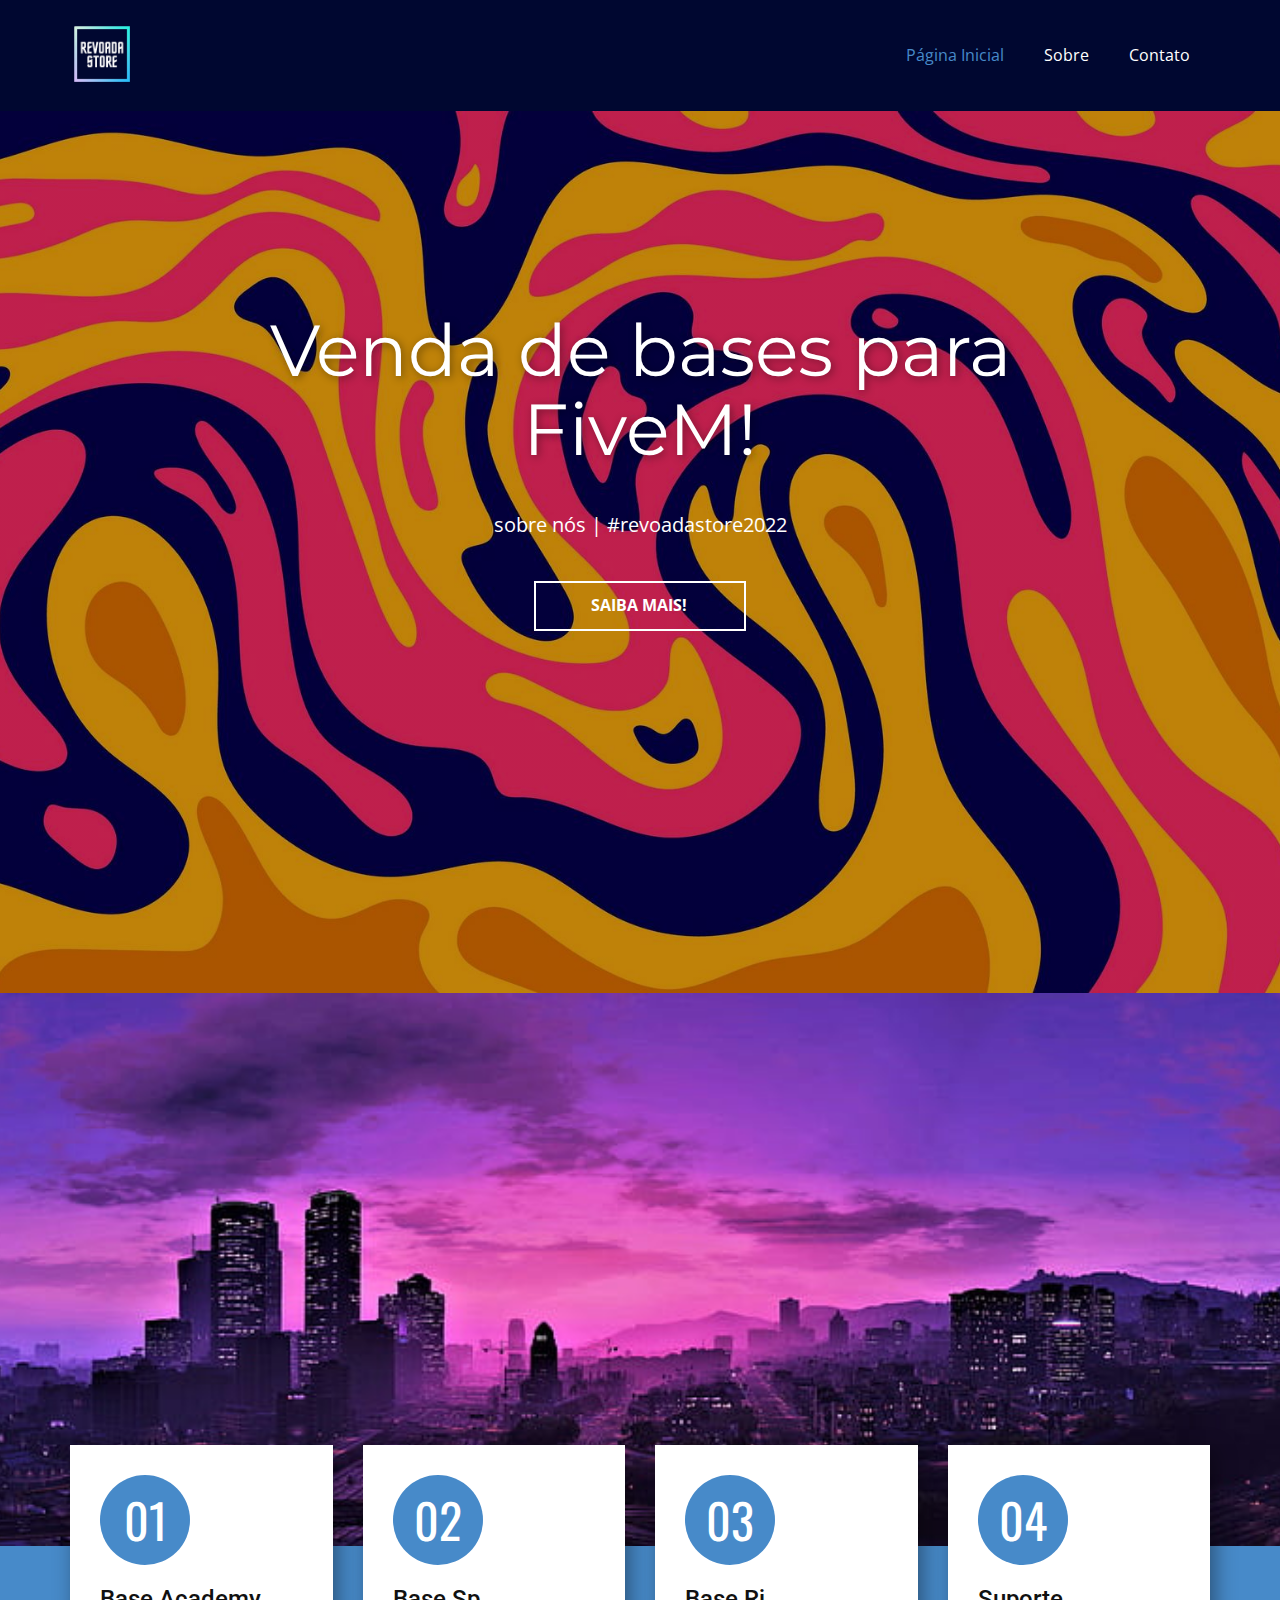
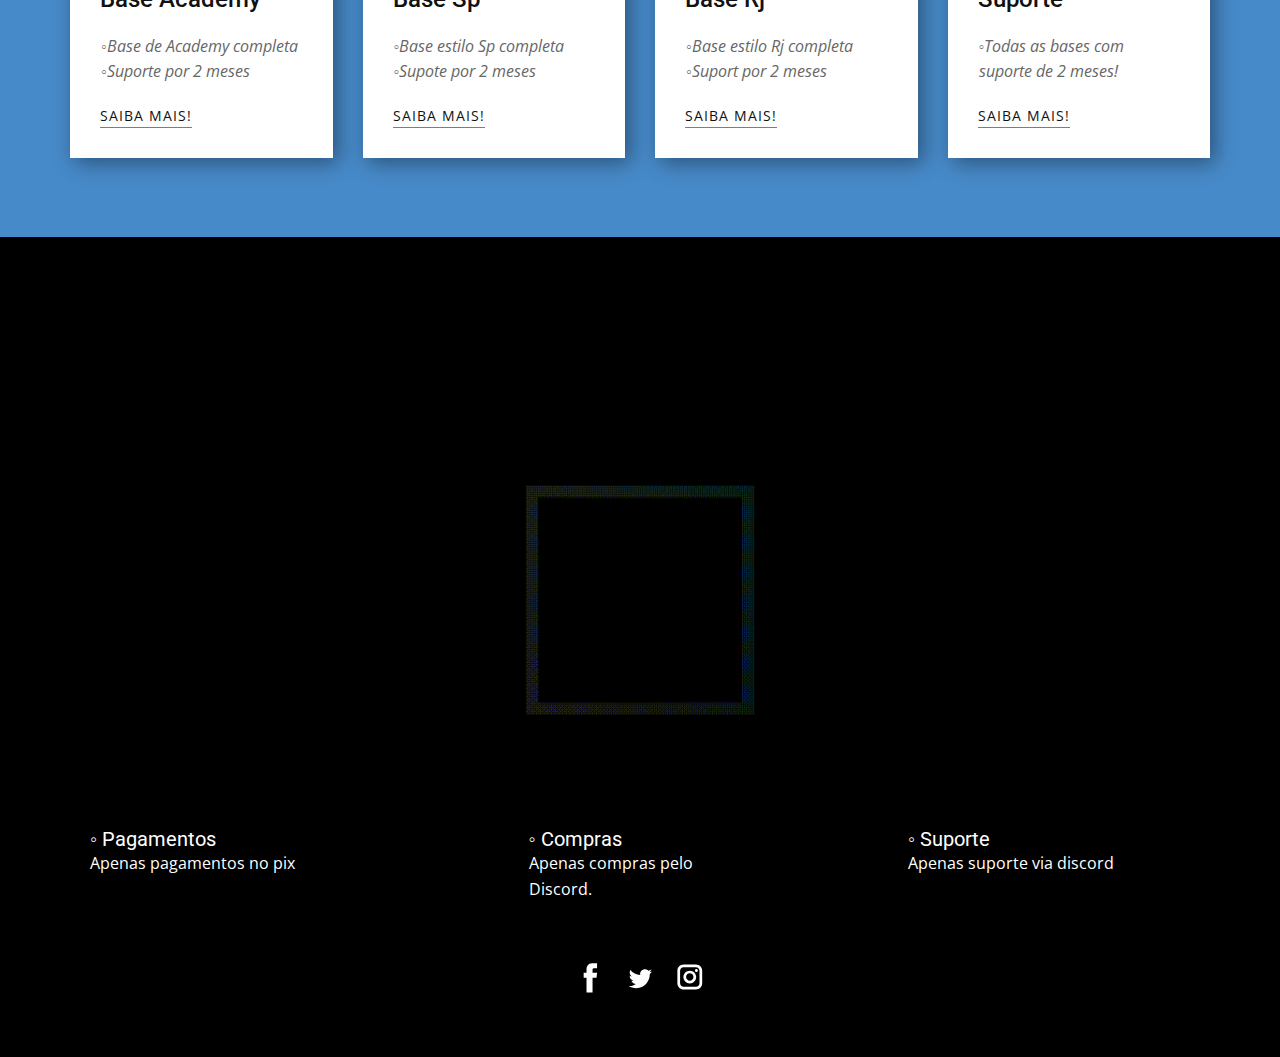
<file: index.html>
<!DOCTYPE html>
<html style="font-size: 16px;">
  <head>
    <meta name="viewport" content="width=device-width, initial-scale=1.0">
    <meta charset="utf-8">
    <meta name="keywords" content="Venda de bases para fivem!, 01, 02, 03, 04, Registre-se para mais noticias!">
    <meta name="description" content="">
    <meta name="page_type" content="np-template-header-footer-from-plugin">
    <title>Página Inicial</title>
    <link rel="stylesheet" href="nicepage.css" media="screen">
<link rel="stylesheet" href="Página-Inicial.css" media="screen">
    <script class="u-script" type="text/javascript" src="jquery.js" defer=""></script>
    <script class="u-script" type="text/javascript" src="nicepage.js" defer=""></script>
    <meta name="generator" content="Nicepage 4.4.3, nicepage.com">
    <link id="u-theme-google-font" rel="stylesheet" href="https://fonts.googleapis.com/css?family=Roboto:100,100i,300,300i,400,400i,500,500i,700,700i,900,900i|Open+Sans:300,300i,400,400i,600,600i,700,700i,800,800i">
    <link id="u-page-google-font" rel="stylesheet" href="https://fonts.googleapis.com/css?family=Montserrat:100,100i,200,200i,300,300i,400,400i,500,500i,600,600i,700,700i,800,800i,900,900i|Oswald:200,300,400,500,600,700">
    
    
    
    <script type="application/ld+json">{
		"@context": "http://schema.org",
		"@type": "Organization",
		"name": "",
		"logo": "images/Revoada_Store-removebg-preview1.png",
		"sameAs": [
				"https://www.facebook.com/profile.php?id=100078234300499",
				"https://twitter.com/name",
				"https://www.instagram.com/revoadastore7/"
		]
}</script>
    <meta name="theme-color" content="#478ac9">
    <meta name="twitter:site" content="@">
    <meta name="twitter:card" content="summary_large_image">
    <meta name="twitter:title" content="Página Inicial">
    <meta name="twitter:description" content="">
    <meta property="og:title" content="Página Inicial">
    <meta property="og:type" content="website">
  </head>
  <body data-home-page="Página-Inicial.html" data-home-page-title="Página Inicial" class="u-body u-xl-mode"><header class="u-clearfix u-custom-color-1 u-header u-header" id="sec-4371"><div class="u-clearfix u-sheet u-sheet-1">
        <a href="https://revoadastore.glitch.me/" class="u-image u-logo u-image-1" data-image-width="500" data-image-height="500" title="Revoada Store">
          <img src="images/Revoada_Store-removebg-preview1.png" class="u-logo-image u-logo-image-1">
        </a>
        <nav class="u-menu u-menu-dropdown u-offcanvas u-menu-1">
          <div class="menu-collapse" style="font-size: 1rem; letter-spacing: 0px;">
            <a class="u-button-style u-custom-left-right-menu-spacing u-custom-padding-bottom u-custom-top-bottom-menu-spacing u-nav-link u-text-active-palette-1-base u-text-hover-palette-2-base" href="#" style="padding: 11px 0px; font-size: calc(1em + 24px);">
              <svg class="u-svg-link" viewBox="0 0 24 24"><use xmlns:xlink="http://www.w3.org/1999/xlink" xlink:href="#menu-hamburger"></use></svg>
              <svg class="u-svg-content" version="1.1" id="menu-hamburger" viewBox="0 0 16 16" x="0px" y="0px" xmlns:xlink="http://www.w3.org/1999/xlink" xmlns="http://www.w3.org/2000/svg"><g><rect y="1" width="16" height="2"></rect><rect y="7" width="16" height="2"></rect><rect y="13" width="16" height="2"></rect>
</g></svg>
            </a>
          </div>
          <div class="u-custom-menu u-nav-container">
            <ul class="u-nav u-unstyled u-nav-1"><li class="u-nav-item"><a class="u-button-style u-nav-link u-text-active-palette-1-base u-text-hover-palette-2-base" href="Página-Inicial.html" style="padding: 10px 20px;">Página Inicial</a>
</li><li class="u-nav-item"><a class="u-button-style u-nav-link u-text-active-palette-1-base u-text-hover-palette-2-base" href="Sobre.html" style="padding: 10px 20px;">Sobre</a>
</li><li class="u-nav-item"><a class="u-button-style u-nav-link u-text-active-palette-1-base u-text-hover-palette-2-base" href="Contato.html" style="padding: 10px 20px;">Contato</a>
</li></ul>
          </div>
          <div class="u-custom-menu u-nav-container-collapse">
            <div class="u-black u-container-style u-inner-container-layout u-opacity u-opacity-95 u-sidenav">
              <div class="u-inner-container-layout u-sidenav-overflow">
                <div class="u-menu-close"></div>
                <ul class="u-align-center u-nav u-popupmenu-items u-unstyled u-nav-2"><li class="u-nav-item"><a class="u-button-style u-nav-link" href="Página-Inicial.html" style="padding: 10px 20px;">Página Inicial</a>
</li><li class="u-nav-item"><a class="u-button-style u-nav-link" href="Sobre.html" style="padding: 10px 20px;">Sobre</a>
</li><li class="u-nav-item"><a class="u-button-style u-nav-link" href="Contato.html" style="padding: 10px 20px;">Contato</a>
</li></ul>
              </div>
            </div>
            <div class="u-black u-menu-overlay u-opacity u-opacity-70"></div>
          </div>
        </nav>
      </div></header>
    <section class="u-align-center u-clearfix u-image u-shading u-section-1" id="carousel_1c3b" src="" data-image-width="3000" data-image-height="2000">
      <div class="u-clearfix u-sheet u-valign-middle-xs u-sheet-1">
        <h1 class="u-custom-font u-font-montserrat u-text u-text-body-alt-color u-title u-text-1">Venda de bases para FiveM!</h1>
        <p class="u-large-text u-text u-text-body-alt-color u-text-font u-text-variant u-text-2">
          <a href="Sobre.html#carousel_4566" data-page-id="246517626" class="u-active-none u-border-0 u-btn u-button-link u-button-style u-hover-none u-none u-text-body-alt-color u-btn-1">sobre nós</a>&nbsp;| <a href="https://nicepage.best" class="u-active-none u-border-none u-btn u-button-link u-button-style u-hover-none u-none u-text-body-alt-color u-btn-2">#</a>revoadastore2022
        </p>
        <a href="Página-Inicial.html#carousel_4a5d" data-page-id="153369006" class="u-active-white u-border-2 u-border-white u-btn u-button-style u-hover-white u-none u-text-active-black u-text-body-alt-color u-text-hover-black u-btn-3">Saiba mais!</a>
      </div>
    </section>
    <section class="u-align-center u-clearfix u-custom-color-2 u-section-2" id="carousel_4a5d">
      <img class="u-expanded-width u-image u-image-1" src="images/city-game-sky-grand-theft-auto-v-gta-v-hd-wallpaper-preview.jpg" data-image-width="728" data-image-height="294">
      <div class="u-list u-list-1">
        <div class="u-repeater u-repeater-1">
          <div class="u-align-left u-container-style u-list-item u-repeater-item u-shape-round u-white u-list-item-1">
            <div class="u-container-layout u-similar-container u-valign-top u-container-layout-1">
              <div class="u-align-center u-container-style u-group u-palette-1-base u-radius-50 u-shape-round u-group-1">
                <div class="u-container-layout u-valign-middle u-container-layout-2">
                  <h2 class="u-custom-font u-font-oswald u-text u-text-1">01</h2>
                </div>
              </div>
              <h5 class="u-text u-text-2"> Base Academy</h5>
              <p class="u-text u-text-grey-60 u-text-3">◦Base de Academy completa<br>◦Suporte por 2 meses
              </p>
              <a href="Base-Academy.html#sec-8eca" data-page-id="10018231" class="u-border-1 u-border-active-black u-border-hover-black u-border-palette-1-base u-btn u-button-style u-none u-text-active-grey-60 u-text-body-color u-text-hover-grey-60 u-btn-1">Saiba mais!</a>
            </div>
          </div>
          <div class="u-align-left u-container-style u-list-item u-repeater-item u-shape-round u-white u-list-item-2">
            <div class="u-container-layout u-similar-container u-valign-top u-container-layout-3">
              <div class="u-align-center u-container-style u-group u-palette-1-base u-radius-50 u-shape-round u-video-cover u-group-2">
                <div class="u-container-layout u-valign-middle u-container-layout-4">
                  <h2 class="u-custom-font u-font-oswald u-text u-text-4">02</h2>
                </div>
              </div>
              <h5 class="u-text u-text-5">Base Sp&nbsp;</h5>
              <p class="u-text u-text-grey-60 u-text-6">◦Base estilo Sp completa<br>◦Supote por 2 meses<br>
              </p>
              <a href="Base-Sp.html#sec-8eca" data-page-id="1129308152" class="u-border-1 u-border-active-black u-border-hover-black u-border-palette-1-base u-btn u-button-style u-none u-text-active-grey-60 u-text-body-color u-text-hover-grey-60 u-btn-2">SAiba mais!</a>
            </div>
          </div>
          <div class="u-align-left u-container-style u-list-item u-repeater-item u-shape-round u-white u-list-item-3">
            <div class="u-container-layout u-similar-container u-valign-top u-container-layout-5">
              <div class="u-align-center u-container-style u-group u-palette-1-base u-radius-50 u-shape-round u-video-cover u-group-3">
                <div class="u-container-layout u-valign-middle u-container-layout-6">
                  <h2 class="u-custom-font u-font-oswald u-text u-text-7">03</h2>
                </div>
              </div>
              <h5 class="u-text u-text-8">Base Rj</h5>
              <p class="u-text u-text-grey-60 u-text-9"> ◦Base estilo Rj completa<br>◦Suport por 2 meses<br>
              </p>
              <a href="Base-Rj.html#sec-8eca" data-page-id="271927772" class="u-border-1 u-border-active-black u-border-hover-black u-border-palette-1-base u-btn u-button-style u-none u-text-active-grey-60 u-text-body-color u-text-hover-grey-60 u-btn-3">SAiba mais!</a>
            </div>
          </div>
          <div class="u-align-left u-container-style u-list-item u-repeater-item u-shape-round u-white u-list-item-3">
            <div class="u-container-layout u-similar-container u-valign-top u-container-layout-5">
              <div class="u-align-center u-container-style u-group u-palette-1-base u-radius-50 u-shape-round u-video-cover u-group-3">
                <div class="u-container-layout u-valign-middle u-container-layout-6">
                  <h2 class="u-custom-font u-font-oswald u-text u-text-7">04</h2>
                </div>
              </div>
              <h5 class="u-text u-text-8">Suporte</h5>
              <p class="u-text u-text-grey-60 u-text-12"> ◦Todas as bases com suporte de 2 meses!</p>
              <a href="Contato.html#sec-794e" data-page-id="421902744" class="u-border-1 u-border-active-black u-border-hover-black u-border-palette-1-base u-btn u-button-style u-none u-text-active-grey-60 u-text-body-color u-text-hover-grey-60 u-btn-3">Saiba mais!</a>
            </div>
          </div>
        </div>
      </div>
    </section>
    
    
    <footer class="u-align-center-sm u-align-center-xs u-clearfix u-custom-color-3 u-footer" id="sec-331a"><div class="u-clearfix u-sheet u-sheet-1">
        <a href="https://revoadastore.glitch.me/" class="u-image u-logo u-image-1" data-image-width="500" data-image-height="500" title="Revoada Store">
          <img src="images/Revoada-Store.gif" class="u-logo-image u-logo-image-1">
        </a>
        <div class="u-clearfix u-expanded-width-lg u-expanded-width-md u-expanded-width-xl u-gutter-30 u-layout-wrap u-layout-wrap-1">
          <div class="u-gutter-0 u-layout">
            <div class="u-layout-row">
              <div class="u-align-center-sm u-align-center-xs u-align-left-lg u-align-left-md u-align-left-xl u-container-style u-layout-cell u-left-cell u-size-20 u-layout-cell-1">
                <div class="u-container-layout u-valign-bottom-sm u-valign-bottom-xs u-valign-middle-xl u-container-layout-1"><!--position-->
                  <div data-position="" class="u-position u-position-1"><!--block-->
                    <div class="u-block">
                      <div class="u-block-container u-clearfix"><!--block_header-->
                        <h5 class="u-block-header u-text"><!--block_header_content--> ◦ Pagamentos<!--/block_header_content--></h5><!--/block_header--><!--block_content-->
                        <div class="u-block-content u-text"><!--block_content_content-->Apenas pagamentos no pix<!--/block_content_content--></div><!--/block_content-->
                      </div>
                    </div><!--/block-->
                  </div><!--/position-->
                </div>
              </div>
              <div class="u-align-center-sm u-align-center-xs u-align-left-lg u-align-left-md u-align-left-xl u-container-style u-layout-cell u-size-20 u-layout-cell-2">
                <div class="u-container-layout u-valign-bottom-sm u-valign-bottom-xs u-container-layout-2"><!--position-->
                  <div data-position="" class="u-position u-position-2"><!--block-->
                    <div class="u-block">
                      <div class="u-block-container u-clearfix"><!--block_header-->
                        <h5 class="u-block-header u-text"><!--block_header_content-->◦ Compras<!--/block_header_content--></h5><!--/block_header--><!--block_content-->
                        <div class="u-block-content u-text"><!--block_content_content--> Apenas compras pelo Discord. <!--/block_content_content--></div><!--/block_content-->
                      </div>
                    </div><!--/block-->
                  </div><!--/position-->
                </div>
              </div>
              <div class="u-align-center-sm u-align-center-xs u-align-left-lg u-align-left-md u-align-left-xl u-container-style u-layout-cell u-size-20 u-layout-cell-3">
                <div class="u-container-layout u-valign-bottom-lg u-valign-bottom-md u-valign-top-sm u-valign-top-xs u-container-layout-3"><!--position-->
                  <div data-position="" class="u-position u-position-3"><!--block-->
                    <div class="u-block">
                      <div class="u-block-container u-clearfix"><!--block_header-->
                        <h5 class="u-block-header u-text"><!--block_header_content--> ◦ Suporte<!--/block_header_content--></h5><!--/block_header--><!--block_content-->
                        <div class="u-block-content u-text"><!--block_content_content-->Apenas suporte via discord<!--/block_content_content--></div><!--/block_content-->
                      </div>
                    </div><!--/block-->
                  </div><!--/position-->
                </div>
              </div>
            </div>
          </div>
        </div>
        <div class="u-social-icons u-spacing-10 u-social-icons-1">
          <a class="u-social-url" title="facebook" target="_blank" href="https://www.facebook.com/profile.php?id=100078234300499"><span class="u-icon u-social-facebook u-social-icon u-text-black u-icon-1"><svg class="u-svg-link" preserveAspectRatio="xMidYMin slice" viewBox="0 0 112 112" style=""><use xmlns:xlink="http://www.w3.org/1999/xlink" xlink:href="#svg-3583"></use></svg><svg class="u-svg-content" viewBox="0 0 112 112" x="0" y="0" id="svg-3583"><circle fill="currentColor" cx="56.1" cy="56.1" r="55"></circle><path fill="#FFFFFF" d="M73.5,31.6h-9.1c-1.4,0-3.6,0.8-3.6,3.9v8.5h12.6L72,58.3H60.8v40.8H43.9V58.3h-8V43.9h8v-9.2
c0-6.7,3.1-17,17-17h12.5v13.9H73.5z"></path></svg></span>
          </a>
          <a class="u-social-url" title="twitter" target="_blank" href="https://twitter.com/name"><span class="u-icon u-social-icon u-social-twitter u-text-black u-icon-2"><svg class="u-svg-link" preserveAspectRatio="xMidYMin slice" viewBox="0 0 112 112" style=""><use xmlns:xlink="http://www.w3.org/1999/xlink" xlink:href="#svg-cb79"></use></svg><svg class="u-svg-content" viewBox="0 0 112 112" x="0" y="0" id="svg-cb79"><circle fill="currentColor" class="st0" cx="56.1" cy="56.1" r="55"></circle><path fill="#FFFFFF" d="M83.8,47.3c0,0.6,0,1.2,0,1.7c0,17.7-13.5,38.2-38.2,38.2C38,87.2,31,85,25,81.2c1,0.1,2.1,0.2,3.2,0.2
c6.3,0,12.1-2.1,16.7-5.7c-5.9-0.1-10.8-4-12.5-9.3c0.8,0.2,1.7,0.2,2.5,0.2c1.2,0,2.4-0.2,3.5-0.5c-6.1-1.2-10.8-6.7-10.8-13.1
c0-0.1,0-0.1,0-0.2c1.8,1,3.9,1.6,6.1,1.7c-3.6-2.4-6-6.5-6-11.2c0-2.5,0.7-4.8,1.8-6.7c6.6,8.1,16.5,13.5,27.6,14
c-0.2-1-0.3-2-0.3-3.1c0-7.4,6-13.4,13.4-13.4c3.9,0,7.3,1.6,9.8,4.2c3.1-0.6,5.9-1.7,8.5-3.3c-1,3.1-3.1,5.8-5.9,7.4
c2.7-0.3,5.3-1,7.7-2.1C88.7,43,86.4,45.4,83.8,47.3z"></path></svg></span>
          </a>
          <a class="u-social-url" title="instagram" target="_blank" href="https://www.instagram.com/revoadastore7/"><span class="u-icon u-social-icon u-social-instagram u-text-black u-icon-3"><svg class="u-svg-link" preserveAspectRatio="xMidYMin slice" viewBox="0 0 112 112" style=""><use xmlns:xlink="http://www.w3.org/1999/xlink" xlink:href="#svg-251b"></use></svg><svg class="u-svg-content" viewBox="0 0 112 112" x="0" y="0" id="svg-251b"><circle fill="currentColor" cx="56.1" cy="56.1" r="55"></circle><path fill="#FFFFFF" d="M55.9,38.2c-9.9,0-17.9,8-17.9,17.9C38,66,46,74,55.9,74c9.9,0,17.9-8,17.9-17.9C73.8,46.2,65.8,38.2,55.9,38.2
z M55.9,66.4c-5.7,0-10.3-4.6-10.3-10.3c-0.1-5.7,4.6-10.3,10.3-10.3c5.7,0,10.3,4.6,10.3,10.3C66.2,61.8,61.6,66.4,55.9,66.4z"></path><path fill="#FFFFFF" d="M74.3,33.5c-2.3,0-4.2,1.9-4.2,4.2s1.9,4.2,4.2,4.2s4.2-1.9,4.2-4.2S76.6,33.5,74.3,33.5z"></path><path fill="#FFFFFF" d="M73.1,21.3H38.6c-9.7,0-17.5,7.9-17.5,17.5v34.5c0,9.7,7.9,17.6,17.5,17.6h34.5c9.7,0,17.5-7.9,17.5-17.5V38.8
C90.6,29.1,82.7,21.3,73.1,21.3z M83,73.3c0,5.5-4.5,9.9-9.9,9.9H38.6c-5.5,0-9.9-4.5-9.9-9.9V38.8c0-5.5,4.5-9.9,9.9-9.9h34.5
c5.5,0,9.9,4.5,9.9,9.9V73.3z"></path></svg></span>
</html>
</file>
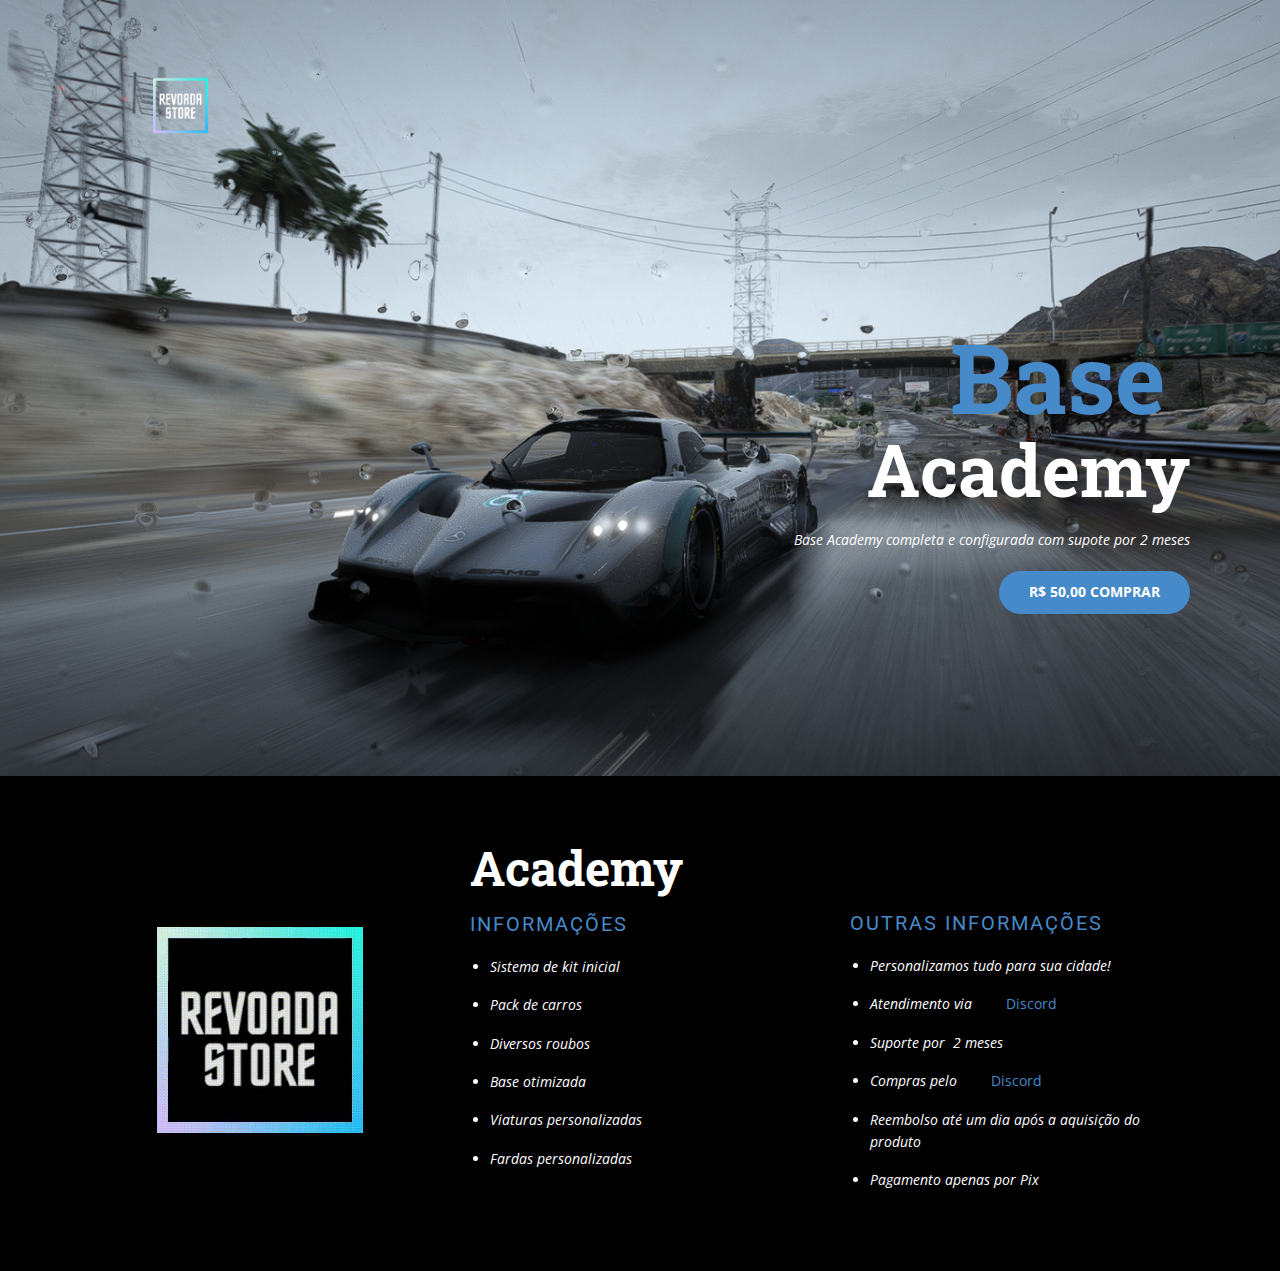
<file: Base-Academy.html>
<!DOCTYPE html>
<html style="font-size: 16px;">
  <head>
    <meta name="viewport" content="width=device-width, initial-scale=1.0">
    <meta charset="utf-8">
    <meta name="keywords" content="Beats Solo3, Wireless, Product Information, Apple W1 Chip, Feel Your Music, Available Colors, What’s in the Box, Tech Specs">
    <meta name="description" content="">
    <meta name="page_type" content="np-template-header-footer-from-plugin">
    <title>Base Academy</title>
    <link rel="stylesheet" href="nicepage.css" media="screen">
<link rel="stylesheet" href="Base-Academy.css" media="screen">
    <script class="u-script" type="text/javascript" src="jquery.js" defer=""></script>
    <script class="u-script" type="text/javascript" src="nicepage.js" defer=""></script>
    <meta name="generator" content="Nicepage 4.4.3, nicepage.com">
    <link id="u-theme-google-font" rel="stylesheet" href="https://fonts.googleapis.com/css?family=Roboto:100,100i,300,300i,400,400i,500,500i,700,700i,900,900i|Open+Sans:300,300i,400,400i,600,600i,700,700i,800,800i">
    <link id="u-page-google-font" rel="stylesheet" href="https://fonts.googleapis.com/css?family=Roboto+Slab:100,200,300,400,500,600,700,800,900">
    
    
    
    <script type="application/ld+json">{
		"@context": "http://schema.org",
		"@type": "Organization",
		"name": "",
		"sameAs": [
				"https://www.facebook.com/profile.php?id=100078234300499",
				"https://twitter.com/name",
				"https://www.instagram.com/revoadastore7/"
		]
}</script>
    <meta name="theme-color" content="#478ac9">
    <meta name="twitter:site" content="@">
    <meta name="twitter:card" content="summary_large_image">
    <meta name="twitter:title" content="Base Academy">
    <meta name="twitter:description" content="">
    <meta property="og:title" content="Base Academy">
    <meta property="og:type" content="website">
  </head>
  <body class="u-body u-xl-mode"> 
    <section class="u-clearfix u-image u-section-1" id="sec-8eca" data-image-width="1900" data-image-height="984">
      <div class="u-clearfix u-sheet u-sheet-1">
        <img src="images/Revoada_Store-removebg-preview1.png" alt="" class="u-image u-image-default u-image-1" data-image-width="500" data-image-height="500" data-href="https://revoadastore.glitch.me/">
        <div class="u-align-right u-container-style u-expanded-width-sm u-group u-group-1">
          <div class="u-container-layout u-valign-middle-lg u-valign-middle-md">
            <h1 class="u-custom-font u-font-roboto-slab u-text u-text-palette-1-base u-title u-text-1">Base&nbsp;</h1>
            <h1 class="u-custom-font u-font-roboto-slab u-text u-text-body-alt-color u-title u-text-2">Academy</h1>
            <p class="u-text u-text-body-alt-color u-text-3">Base Academy completa e configurada com supote por 2 meses</p>
            <a href="https://discord.gg/hbGMrM5JQW" class="u-btn u-btn-round u-button-style u-radius-24 u-btn-1" target="_blank">R$ 50,00 comprar</a>
          </div>
        </div>
      </div>
    </section>
    <section class="u-black u-clearfix u-section-2" id="sec-790f">
      <div class="u-clearfix u-sheet u-sheet-1">
        <div class="u-clearfix u-expanded-width u-layout-wrap u-layout-wrap-1">
          <div class="u-layout">
            <div class="u-layout-row">
              <div class="u-align-left u-container-style u-image u-layout-cell u-left-cell u-size-20 u-size-20-md u-image-1" data-image-width="500" data-image-height="500" data-href="https://revoadastore.glitch.me/">
                <div class="u-container-layout"></div>
              </div>
              <div class="u-container-style u-layout-cell u-size-20 u-size-20-md u-layout-cell-2">
                <div class="u-container-layout">
                  <h2 class="u-custom-font u-font-roboto-slab u-text u-text-1">Academy</h2>
                  <h5 class="u-text u-text-custom-color-2 u-text-2">Informações</h5>
                  <ul class="u-spacing-16 u-text u-text-3">
                    <li style="">Sistema de kit inicial</li>
                    <li>Pack de carros</li>
                    <li>Diversos roubos</li>
                    <li>Base otimizada</li>
                    <li>Viaturas personalizadas</li>
                    <li>Fardas personalizadas</li>
                  </ul>
                </div>
              </div>
              <div class="u-container-style u-layout-cell u-right-cell u-size-20 u-size-20-md u-layout-cell-3">
                <div class="u-container-layout u-valign-middle-sm u-container-layout-3">
                  <h6 class="u-text u-text-custom-color-2 u-text-4">outras informações</h6>
                  <ul class="u-spacing-16 u-text u-text-5">
                    <li>Personalizamos tudo para sua cidade!</li>
                    <li>Atendimento via <a href="https://discord.gg/hbGMrM5JQW" class="u-active-none u-border-none u-btn u-button-link u-button-style u-hover-none u-none u-text-palette-1-base u-btn-1" target="_blank">Discord</a>
                    </li>
                    <li>Suporte por&nbsp; 2 meses</li>
                    <li>Compras pelo <a href="https://discord.gg/hbGMrM5JQW" class="u-active-none u-border-none u-btn u-button-link u-button-style u-hover-none u-none u-text-palette-1-base u-btn-2" target="_blank">Discord</a>
                    </li>
                    <li>Reembolso até um dia após a ​aquisição do produto</li>
                    <li>Pagamento apenas por Pix</li>
                  </ul>
                </div>
              </div>
            </div>
          </div>
        </div>
      </div>
    </section>
</html>
</file>
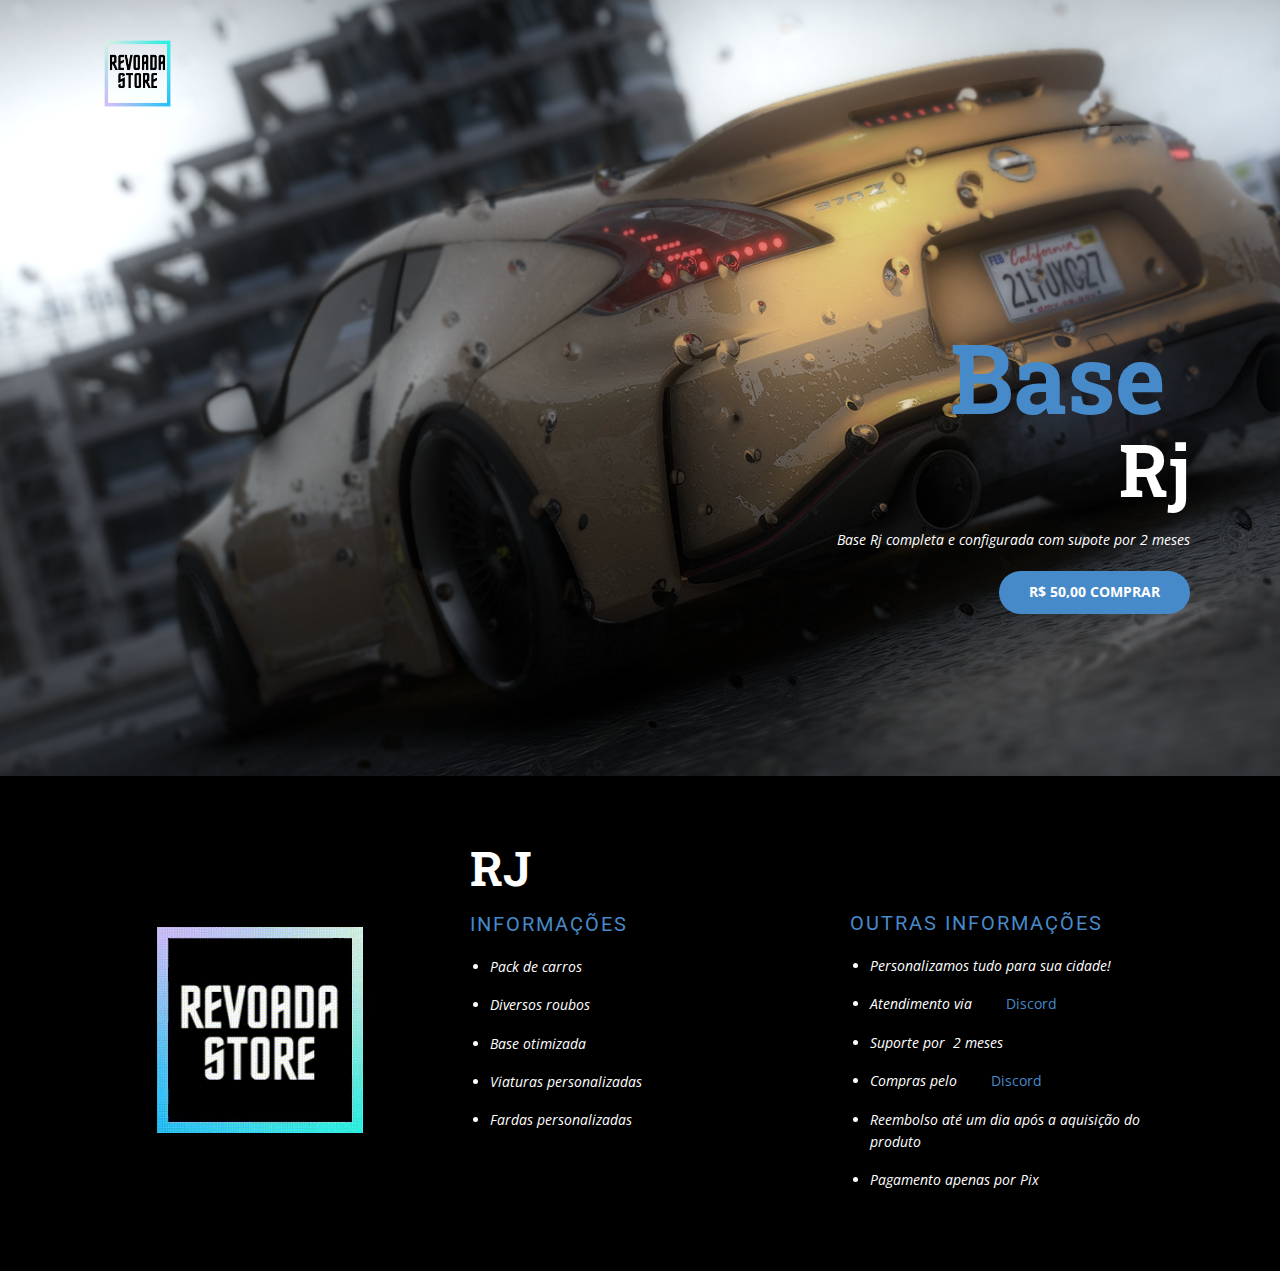
<file: Base-Rj.html>
<!DOCTYPE html>
<html style="font-size: 16px;">
  <head>
    <meta name="viewport" content="width=device-width, initial-scale=1.0">
    <meta charset="utf-8">
    <meta name="keywords" content="Beats Solo3, Wireless, Product Information, Apple W1 Chip, Feel Your Music, Available Colors, What’s in the Box, Tech Specs">
    <meta name="description" content="">
    <meta name="page_type" content="np-template-header-footer-from-plugin">
    <title>Base Rj</title>
    <link rel="stylesheet" href="nicepage.css" media="screen">
<link rel="stylesheet" href="Base-Rj.css" media="screen">
    <script class="u-script" type="text/javascript" src="jquery.js" defer=""></script>
    <script class="u-script" type="text/javascript" src="nicepage.js" defer=""></script>
    <meta name="generator" content="Nicepage 4.4.3, nicepage.com">
    <link id="u-theme-google-font" rel="stylesheet" href="https://fonts.googleapis.com/css?family=Roboto:100,100i,300,300i,400,400i,500,500i,700,700i,900,900i|Open+Sans:300,300i,400,400i,600,600i,700,700i,800,800i">
    <link id="u-page-google-font" rel="stylesheet" href="https://fonts.googleapis.com/css?family=Roboto+Slab:100,200,300,400,500,600,700,800,900">
    
    
    
    <script type="application/ld+json">{
		"@context": "http://schema.org",
		"@type": "Organization",
		"name": "",
		"sameAs": [
				"https://www.facebook.com/profile.php?id=100078234300499",
				"https://twitter.com/name",
				"https://www.instagram.com/revoadastore7/"
		]
}</script>
    <meta name="theme-color" content="#478ac9">
    <meta name="twitter:site" content="@">
    <meta name="twitter:card" content="summary_large_image">
    <meta name="twitter:title" content="Base Rj">
    <meta name="twitter:description" content="">
    <meta property="og:title" content="Base Rj">
    <meta property="og:type" content="website">
  </head>
  <body class="u-body u-xl-mode"> 
    <section class="u-clearfix u-image u-section-1" id="sec-8eca" data-image-width="1600" data-image-height="832">
      <div class="u-clearfix u-sheet u-sheet-1">
        <img src="images/Preto_Roxo_e_Ciano_Neon_Noir__Vaporwave_eSports_Logotipo_animado-removebg-preview.png" alt="" class="u-image u-image-default u-image-1" data-image-width="500" data-image-height="500" data-href="https://revoadastore.glitch.me/">
        <div class="u-align-right u-container-style u-expanded-width-sm u-group u-group-1">
          <div class="u-container-layout u-valign-middle-lg u-valign-middle-md">
            <h1 class="u-custom-font u-font-roboto-slab u-text u-text-palette-1-base u-title u-text-1">Base&nbsp;</h1>
            <h1 class="u-custom-font u-font-roboto-slab u-text u-text-body-alt-color u-title u-text-2">Rj</h1>
            <p class="u-text u-text-body-alt-color u-text-3">Base Rj completa e configurada com supote por 2 meses</p>
            <a href="https://discord.gg/hbGMrM5JQW" class="u-btn u-btn-round u-button-style u-radius-24 u-btn-1" target="_blank">R$ 50,00 comprar</a>
          </div>
        </div>
      </div>
    </section>
    <section class="u-black u-clearfix u-section-2" id="sec-790f">
      <div class="u-clearfix u-sheet u-sheet-1">
        <div class="u-clearfix u-expanded-width u-layout-wrap u-layout-wrap-1">
          <div class="u-layout">
            <div class="u-layout-row">
              <div class="u-align-left u-container-style u-image u-layout-cell u-left-cell u-size-20 u-size-20-md u-image-1" data-image-width="500" data-image-height="500" data-href="https://revoadastore.glitch.me/">
                <div class="u-container-layout"></div>
              </div>
              <div class="u-container-style u-layout-cell u-size-20 u-size-20-md u-layout-cell-2">
                <div class="u-container-layout">
                  <h2 class="u-custom-font u-font-roboto-slab u-text u-text-1">RJ</h2>
                  <h5 class="u-text u-text-custom-color-2 u-text-2">Informações</h5>
                  <ul class="u-spacing-16 u-text u-text-3">
                    <li style="">Pack de carros</li>
                    <li>Diversos roubos</li>
                    <li>Base otimizada</li>
                    <li>Viaturas personalizadas</li>
                    <li>Fardas personalizadas</li>
                  </ul>
                </div>
              </div>
              <div class="u-container-style u-layout-cell u-right-cell u-size-20 u-size-20-md u-layout-cell-3">
                <div class="u-container-layout u-valign-middle-sm u-container-layout-3">
                  <h6 class="u-text u-text-custom-color-2 u-text-4">outras informações</h6>
                  <ul class="u-spacing-16 u-text u-text-5">
                    <li>Personalizamos tudo para sua cidade!</li>
                    <li>Atendimento via <a href="https://discord.gg/hbGMrM5JQW" class="u-active-none u-border-none u-btn u-button-link u-button-style u-hover-none u-none u-text-palette-1-base u-btn-1" target="_blank">Discord</a>
                    </li>
                    <li>Suporte por&nbsp; 2 meses</li>
                    <li>Compras pelo <a href="https://discord.gg/hbGMrM5JQW" class="u-active-none u-border-none u-btn u-button-link u-button-style u-hover-none u-none u-text-palette-1-base u-btn-2" target="_blank">Discord</a>
                    </li>
                    <li>Reembolso até um dia após a ​aquisição do produto</li>
                    <li>Pagamento apenas por Pix</li>
                  </ul>
                </div>
              </div>
            </div>
          </div>
        </div>
      </div>
    </section>
</html>
</file>
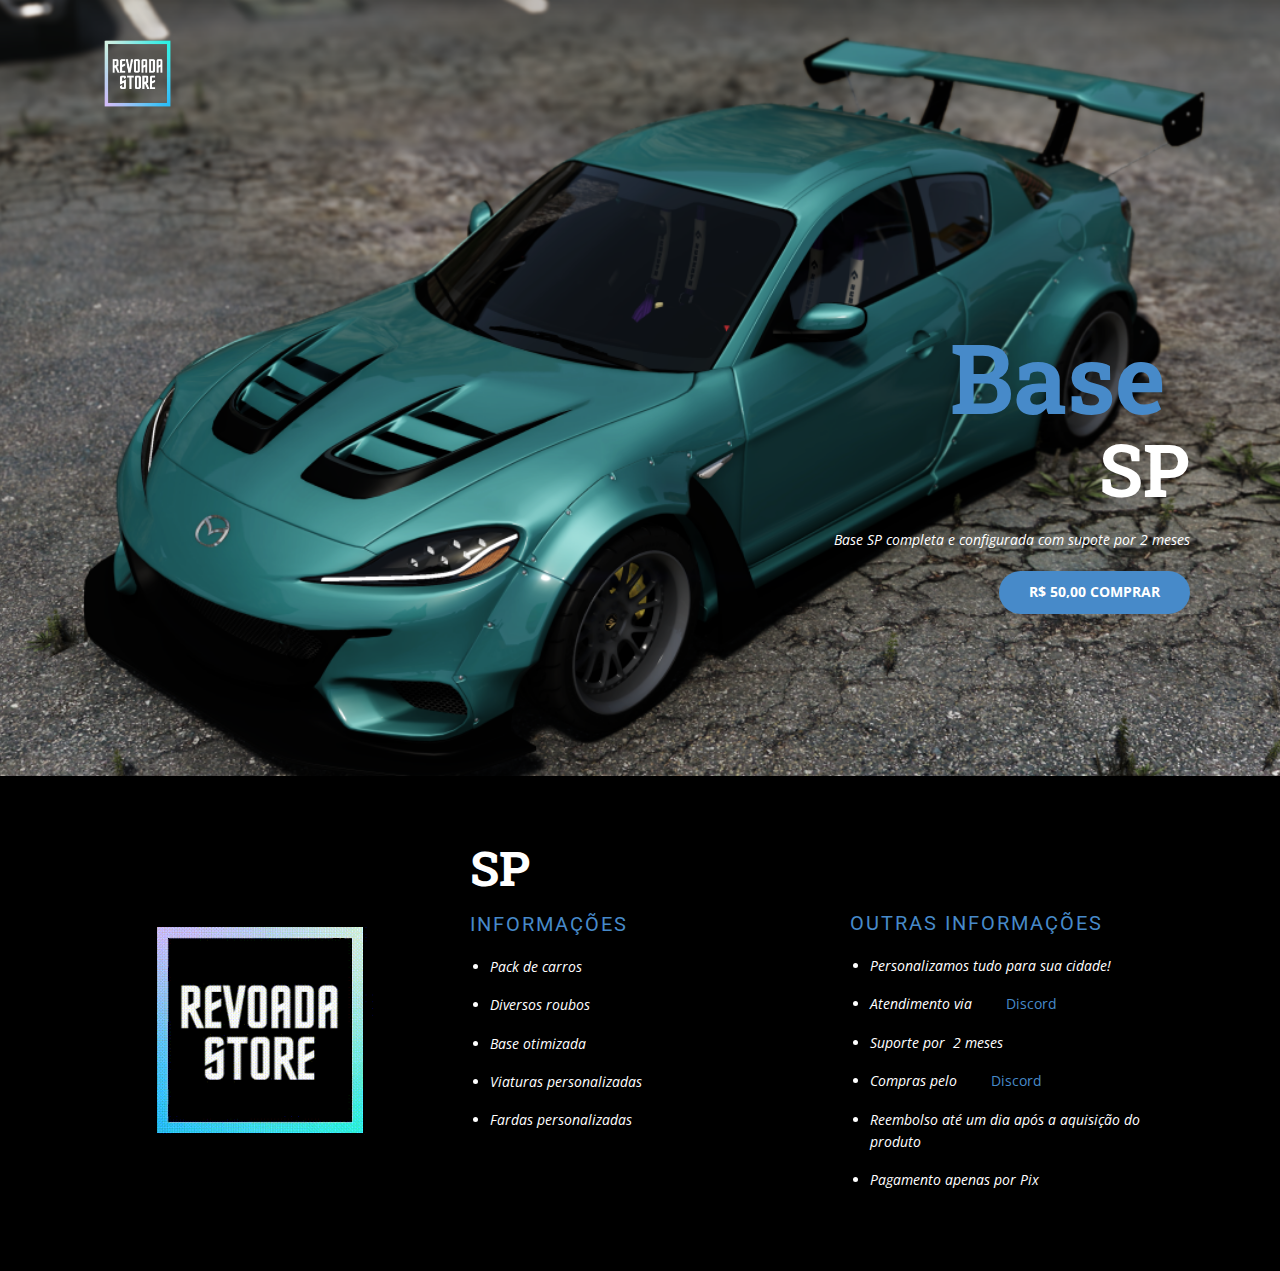
<file: Base-Sp.html>
<!DOCTYPE html>
<html style="font-size: 16px;">
  <head>
    <meta name="viewport" content="width=device-width, initial-scale=1.0">
    <meta charset="utf-8">
    <meta name="keywords" content="Beats Solo3, Wireless, Product Information, Apple W1 Chip, Feel Your Music, Available Colors, What’s in the Box, Tech Specs">
    <meta name="description" content="">
    <meta name="page_type" content="np-template-header-footer-from-plugin">
    <title>Base Sp</title>
    <link rel="stylesheet" href="nicepage.css" media="screen">
<link rel="stylesheet" href="Base-Sp.css" media="screen">
    <script class="u-script" type="text/javascript" src="jquery.js" defer=""></script>
    <script class="u-script" type="text/javascript" src="nicepage.js" defer=""></script>
    <meta name="generator" content="Nicepage 4.4.3, nicepage.com">
    <link id="u-theme-google-font" rel="stylesheet" href="https://fonts.googleapis.com/css?family=Roboto:100,100i,300,300i,400,400i,500,500i,700,700i,900,900i|Open+Sans:300,300i,400,400i,600,600i,700,700i,800,800i">
    <link id="u-page-google-font" rel="stylesheet" href="https://fonts.googleapis.com/css?family=Roboto+Slab:100,200,300,400,500,600,700,800,900">
    
    
    
    <script type="application/ld+json">{
		"@context": "http://schema.org",
		"@type": "Organization",
		"name": "",
		"sameAs": [
				"https://www.facebook.com/profile.php?id=100078234300499",
				"https://twitter.com/name",
				"https://www.instagram.com/revoadastore7/"
		]
}</script>
    <meta name="theme-color" content="#478ac9">
    <meta name="twitter:site" content="@">
    <meta name="twitter:card" content="summary_large_image">
    <meta name="twitter:title" content="Base Sp">
    <meta name="twitter:description" content="">
    <meta property="og:title" content="Base Sp">
    <meta property="og:type" content="website">
  </head>
  <body class="u-body u-xl-mode"> 
    <section class="u-clearfix u-image u-section-1" id="sec-8eca" data-image-width="1160" data-image-height="642">
      <div class="u-clearfix u-sheet u-sheet-1">
        <img src="images/Revoada_Store-removebg-preview1.png" alt="" class="u-image u-image-default u-image-1" data-image-width="500" data-image-height="500" data-href="https://revoadastore.glitch.me/">
        <div class="u-align-right u-container-style u-expanded-width-sm u-group u-group-1">
          <div class="u-container-layout u-valign-middle-lg u-valign-middle-md">
            <h1 class="u-custom-font u-font-roboto-slab u-text u-text-palette-1-base u-title u-text-1">Base&nbsp;</h1>
            <h1 class="u-custom-font u-font-roboto-slab u-text u-text-body-alt-color u-title u-text-2">SP</h1>
            <p class="u-text u-text-body-alt-color u-text-3">Base SP completa e configurada com supote por 2 meses</p>
            <a href="https://discord.gg/hbGMrM5JQW" class="u-btn u-btn-round u-button-style u-radius-24 u-btn-1" target="_blank">R$ 50,00 comprar</a>
          </div>
        </div>
      </div>
    </section>
    <section class="u-black u-clearfix u-section-2" id="sec-790f">
      <div class="u-clearfix u-sheet u-sheet-1">
        <div class="u-clearfix u-expanded-width u-layout-wrap u-layout-wrap-1">
          <div class="u-layout">
            <div class="u-layout-row">
              <div class="u-align-left u-container-style u-image u-layout-cell u-left-cell u-size-20 u-size-20-md u-image-1" data-image-width="500" data-image-height="500" data-href="https://revoadastore.glitch.me/">
                <div class="u-container-layout"></div>
              </div>
              <div class="u-container-style u-layout-cell u-size-20 u-size-20-md u-layout-cell-2">
                <div class="u-container-layout">
                  <h2 class="u-custom-font u-font-roboto-slab u-text u-text-1">SP</h2>
                  <h5 class="u-text u-text-custom-color-2 u-text-2">Informações</h5>
                  <ul class="u-spacing-16 u-text u-text-3">
                    <li style="">Pack de carros</li>
                    <li>Diversos roubos</li>
                    <li>Base otimizada</li>
                    <li>Viaturas personalizadas</li>
                    <li>Fardas personalizadas</li>
                  </ul>
                </div>
              </div>
              <div class="u-container-style u-layout-cell u-right-cell u-size-20 u-size-20-md u-layout-cell-3">
                <div class="u-container-layout u-valign-middle-sm u-container-layout-3">
                  <h6 class="u-text u-text-custom-color-2 u-text-4">outras informações</h6>
                  <ul class="u-spacing-16 u-text u-text-5">
                    <li>Personalizamos tudo para sua cidade!</li>
                    <li>Atendimento via <a href="https://discord.gg/hbGMrM5JQW" class="u-active-none u-border-none u-btn u-button-link u-button-style u-hover-none u-none u-text-palette-1-base u-btn-1" target="_blank">Discord</a>
                    </li>
                    <li>Suporte por&nbsp; 2 meses</li>
                    <li>Compras pelo <a href="https://discord.gg/hbGMrM5JQW" class="u-active-none u-border-none u-btn u-button-link u-button-style u-hover-none u-none u-text-palette-1-base u-btn-2" target="_blank">Discord</a>
                    </li>
                    <li>Reembolso até um dia após a ​aquisição do produto</li>
                    <li>Pagamento apenas por Pix</li>
                  </ul>
                </div>
              </div>
            </div>
          </div>
        </div>
      </div>
    </section>
</html>
</file>
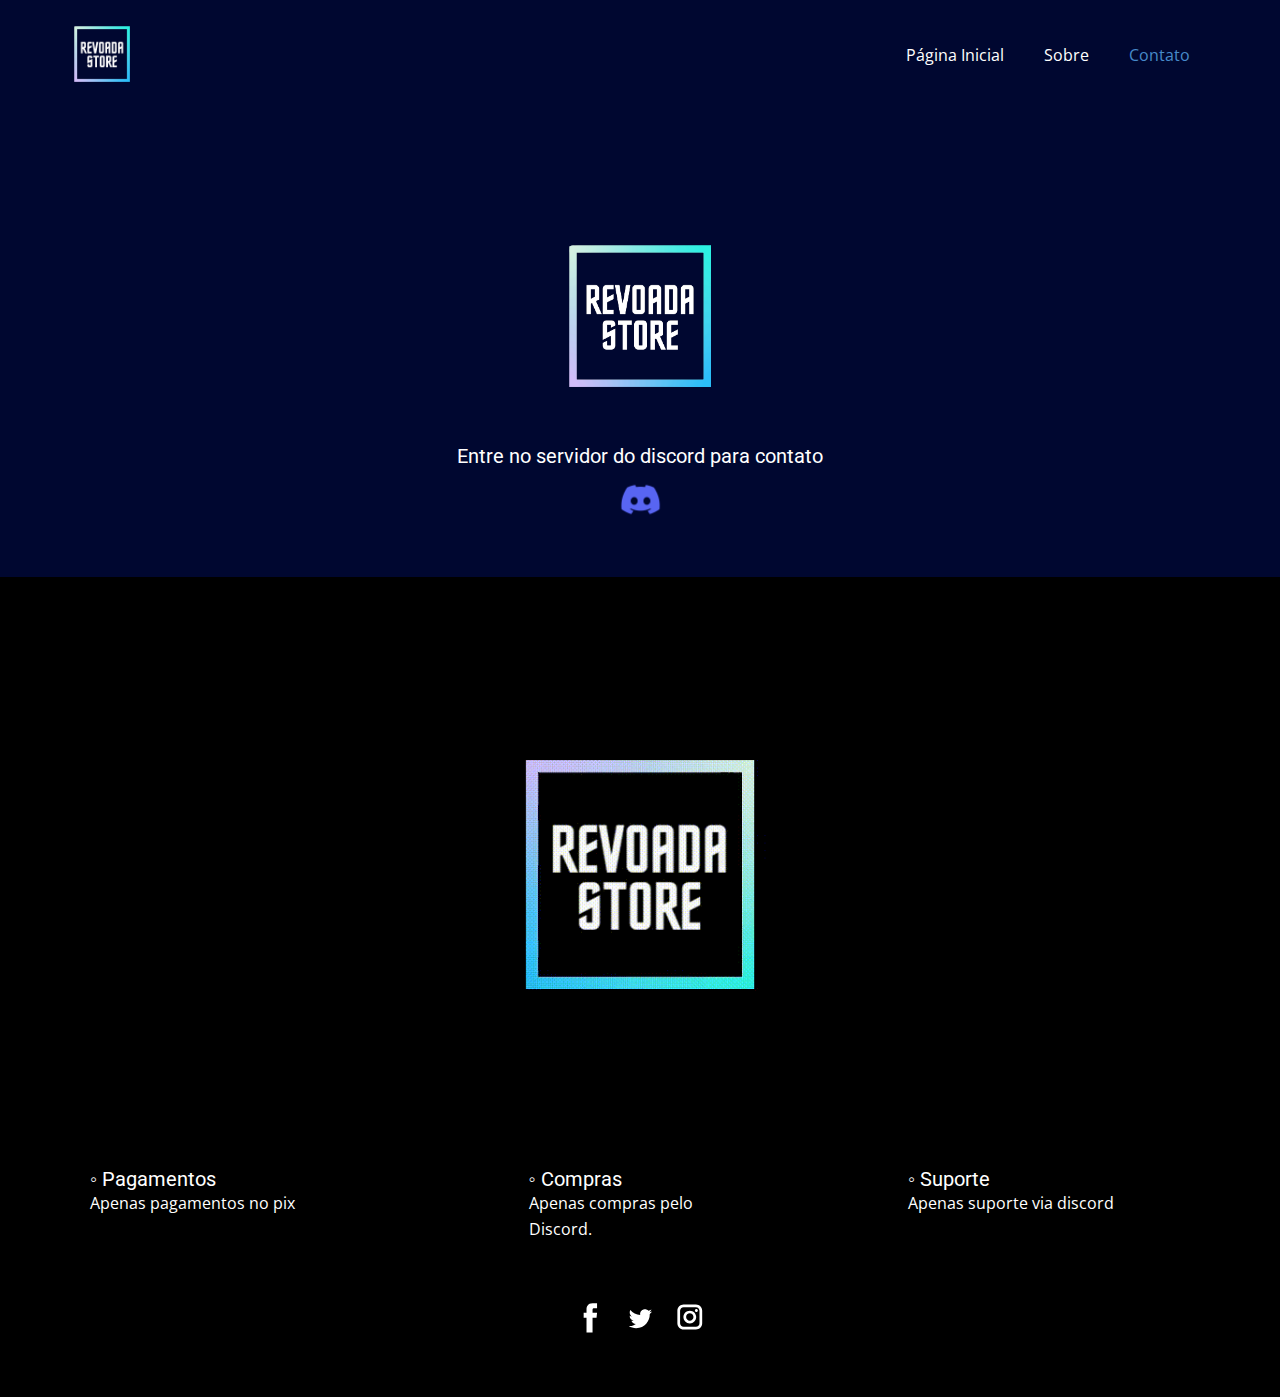
<file: Contato.html>
<!DOCTYPE html>
<html style="font-size: 16px;">
  <head>
    <meta name="viewport" content="width=device-width, initial-scale=1.0">
    <meta charset="utf-8">
    <meta name="keywords" content="">
    <meta name="description" content="">
    <meta name="page_type" content="np-template-header-footer-from-plugin">
    <title>Contato</title>
    <link rel="stylesheet" href="nicepage.css" media="screen">
<link rel="stylesheet" href="Contato.css" media="screen">
    <script class="u-script" type="text/javascript" src="jquery.js" defer=""></script>
    <script class="u-script" type="text/javascript" src="nicepage.js" defer=""></script>
    <meta name="generator" content="Nicepage 4.4.3, nicepage.com">
    <link id="u-theme-google-font" rel="stylesheet" href="https://fonts.googleapis.com/css?family=Roboto:100,100i,300,300i,400,400i,500,500i,700,700i,900,900i|Open+Sans:300,300i,400,400i,600,600i,700,700i,800,800i">
    
    
    <script type="application/ld+json">{
		"@context": "http://schema.org",
		"@type": "Organization",
		"name": "",
		"logo": "images/Revoada_Store-removebg-preview1.png",
		"sameAs": [
				"https://www.facebook.com/profile.php?id=100078234300499",
				"https://twitter.com/name",
				"https://www.instagram.com/revoadastore7/"
		]
}</script>
    <meta name="theme-color" content="#478ac9">
    <meta name="twitter:site" content="@">
    <meta name="twitter:card" content="summary_large_image">
    <meta name="twitter:title" content="Contato">
    <meta name="twitter:description" content="">
    <meta property="og:title" content="Contato">
    <meta property="og:type" content="website">
  </head>
  <body class="u-body u-xl-mode"><header class="u-clearfix u-custom-color-1 u-header u-header" id="sec-4371"><div class="u-clearfix u-sheet u-sheet-1">
        <a href="https://revoadastore.glitch.me/" class="u-image u-logo u-image-1" data-image-width="500" data-image-height="500" title="Revoada Store">
          <img src="images/Revoada_Store-removebg-preview1.png" class="u-logo-image u-logo-image-1">
        </a>
        <nav class="u-menu u-menu-dropdown u-offcanvas u-menu-1">
          <div class="menu-collapse" style="font-size: 1rem; letter-spacing: 0px;">
            <a class="u-button-style u-custom-left-right-menu-spacing u-custom-padding-bottom u-custom-top-bottom-menu-spacing u-nav-link u-text-active-palette-1-base u-text-hover-palette-2-base" href="#" style="padding: 11px 0px; font-size: calc(1em + 24px);">
              <svg class="u-svg-link" viewBox="0 0 24 24"><use xmlns:xlink="http://www.w3.org/1999/xlink" xlink:href="#menu-hamburger"></use></svg>
              <svg class="u-svg-content" version="1.1" id="menu-hamburger" viewBox="0 0 16 16" x="0px" y="0px" xmlns:xlink="http://www.w3.org/1999/xlink" xmlns="http://www.w3.org/2000/svg"><g><rect y="1" width="16" height="2"></rect><rect y="7" width="16" height="2"></rect><rect y="13" width="16" height="2"></rect>
</g></svg>
            </a>
          </div>
          <div class="u-custom-menu u-nav-container">
            <ul class="u-nav u-unstyled u-nav-1"><li class="u-nav-item"><a class="u-button-style u-nav-link u-text-active-palette-1-base u-text-hover-palette-2-base" href="Página-Inicial.html" style="padding: 10px 20px;">Página Inicial</a>
</li><li class="u-nav-item"><a class="u-button-style u-nav-link u-text-active-palette-1-base u-text-hover-palette-2-base" href="Sobre.html" style="padding: 10px 20px;">Sobre</a>
</li><li class="u-nav-item"><a class="u-button-style u-nav-link u-text-active-palette-1-base u-text-hover-palette-2-base" href="Contato.html" style="padding: 10px 20px;">Contato</a>
</li></ul>
          </div>
          <div class="u-custom-menu u-nav-container-collapse">
            <div class="u-black u-container-style u-inner-container-layout u-opacity u-opacity-95 u-sidenav">
              <div class="u-inner-container-layout u-sidenav-overflow">
                <div class="u-menu-close"></div>
                <ul class="u-align-center u-nav u-popupmenu-items u-unstyled u-nav-2"><li class="u-nav-item"><a class="u-button-style u-nav-link" href="Página-Inicial.html" style="padding: 10px 20px;">Página Inicial</a>
</li><li class="u-nav-item"><a class="u-button-style u-nav-link" href="Sobre.html" style="padding: 10px 20px;">Sobre</a>
</li><li class="u-nav-item"><a class="u-button-style u-nav-link" href="Contato.html" style="padding: 10px 20px;">Contato</a>
</li></ul>
              </div>
            </div>
            <div class="u-black u-menu-overlay u-opacity u-opacity-70"></div>
          </div>
        </nav>
      </div></header>
    <section class="u-clearfix u-custom-color-1 u-section-1" id="sec-794e">
      <div class="u-clearfix u-sheet u-sheet-1">
        <div class="u-expanded-width u-list u-list-1">
          <div class="u-repeater u-repeater-1">
            <div class="u-container-style u-list-item u-repeater-item">
              <div class="u-container-layout u-similar-container u-container-layout-1">
                <div alt="" class="u-image u-image-circle u-image-1" src="" data-image-width="500" data-image-height="500"></div>
                <h5 class="u-align-center u-text u-text-1">Entre no servidor do discord para contato</h5>
                <img class="u-image u-image-default u-preserve-proportions u-image-2" src="images/discord-logo-0-2048x2048.png" alt="" data-image-width="2048" data-image-height="2048" data-href="https://discord.gg/hbGMrM5JQW">
              </div>
            </div>
          </div>
        </div>
      </div>
    </section>
    
    
    <footer class="u-align-center-sm u-align-center-xs u-clearfix u-custom-color-3 u-footer" id="sec-331a"><div class="u-clearfix u-sheet u-sheet-1">
        <a href="https://revoadastore.glitch.me/" class="u-image u-logo u-image-1" data-image-width="500" data-image-height="500" title="Revoada Store">
          <img src="images/Revoada-Store.gif" class="u-logo-image u-logo-image-1">
        </a>
        <div class="u-clearfix u-expanded-width-lg u-expanded-width-md u-expanded-width-xl u-gutter-30 u-layout-wrap u-layout-wrap-1">
          <div class="u-gutter-0 u-layout">
            <div class="u-layout-row">
              <div class="u-align-center-sm u-align-center-xs u-align-left-lg u-align-left-md u-align-left-xl u-container-style u-layout-cell u-left-cell u-size-20 u-layout-cell-1">
                <div class="u-container-layout u-valign-bottom-sm u-valign-bottom-xs u-valign-middle-xl u-container-layout-1"><!--position-->
                  <div data-position="" class="u-position u-position-1"><!--block-->
                    <div class="u-block">
                      <div class="u-block-container u-clearfix"><!--block_header-->
                        <h5 class="u-block-header u-text"><!--block_header_content--> ◦ Pagamentos<!--/block_header_content--></h5><!--/block_header--><!--block_content-->
                        <div class="u-block-content u-text"><!--block_content_content-->Apenas pagamentos no pix<!--/block_content_content--></div><!--/block_content-->
                      </div>
                    </div><!--/block-->
                  </div><!--/position-->
                </div>
              </div>
              <div class="u-align-center-sm u-align-center-xs u-align-left-lg u-align-left-md u-align-left-xl u-container-style u-layout-cell u-size-20 u-layout-cell-2">
                <div class="u-container-layout u-valign-bottom-sm u-valign-bottom-xs u-container-layout-2"><!--position-->
                  <div data-position="" class="u-position u-position-2"><!--block-->
                    <div class="u-block">
                      <div class="u-block-container u-clearfix"><!--block_header-->
                        <h5 class="u-block-header u-text"><!--block_header_content-->◦ Compras<!--/block_header_content--></h5><!--/block_header--><!--block_content-->
                        <div class="u-block-content u-text"><!--block_content_content--> Apenas compras pelo Discord. <!--/block_content_content--></div><!--/block_content-->
                      </div>
                    </div><!--/block-->
                  </div><!--/position-->
                </div>
              </div>
              <div class="u-align-center-sm u-align-center-xs u-align-left-lg u-align-left-md u-align-left-xl u-container-style u-layout-cell u-size-20 u-layout-cell-3">
                <div class="u-container-layout u-valign-bottom-lg u-valign-bottom-md u-valign-top-sm u-valign-top-xs u-container-layout-3"><!--position-->
                  <div data-position="" class="u-position u-position-3"><!--block-->
                    <div class="u-block">
                      <div class="u-block-container u-clearfix"><!--block_header-->
                        <h5 class="u-block-header u-text"><!--block_header_content--> ◦ Suporte<!--/block_header_content--></h5><!--/block_header--><!--block_content-->
                        <div class="u-block-content u-text"><!--block_content_content-->Apenas suporte via discord<!--/block_content_content--></div><!--/block_content-->
                      </div>
                    </div><!--/block-->
                  </div><!--/position-->
                </div>
              </div>
            </div>
          </div>
        </div>
        <div class="u-social-icons u-spacing-10 u-social-icons-1">
          <a class="u-social-url" title="facebook" target="_blank" href="hhttps://www.facebook.com/profile.php?id=100078234300499"><span class="u-icon u-social-facebook u-social-icon u-text-black u-icon-1"><svg class="u-svg-link" preserveAspectRatio="xMidYMin slice" viewBox="0 0 112 112" style=""><use xmlns:xlink="http://www.w3.org/1999/xlink" xlink:href="#svg-3583"></use></svg><svg class="u-svg-content" viewBox="0 0 112 112" x="0" y="0" id="svg-3583"><circle fill="currentColor" cx="56.1" cy="56.1" r="55"></circle><path fill="#FFFFFF" d="M73.5,31.6h-9.1c-1.4,0-3.6,0.8-3.6,3.9v8.5h12.6L72,58.3H60.8v40.8H43.9V58.3h-8V43.9h8v-9.2
c0-6.7,3.1-17,17-17h12.5v13.9H73.5z"></path></svg></span>
          </a>
          <a class="u-social-url" title="twitter" target="_blank" href="https://twitter.com/name"><span class="u-icon u-social-icon u-social-twitter u-text-black u-icon-2"><svg class="u-svg-link" preserveAspectRatio="xMidYMin slice" viewBox="0 0 112 112" style=""><use xmlns:xlink="http://www.w3.org/1999/xlink" xlink:href="#svg-cb79"></use></svg><svg class="u-svg-content" viewBox="0 0 112 112" x="0" y="0" id="svg-cb79"><circle fill="currentColor" class="st0" cx="56.1" cy="56.1" r="55"></circle><path fill="#FFFFFF" d="M83.8,47.3c0,0.6,0,1.2,0,1.7c0,17.7-13.5,38.2-38.2,38.2C38,87.2,31,85,25,81.2c1,0.1,2.1,0.2,3.2,0.2
c6.3,0,12.1-2.1,16.7-5.7c-5.9-0.1-10.8-4-12.5-9.3c0.8,0.2,1.7,0.2,2.5,0.2c1.2,0,2.4-0.2,3.5-0.5c-6.1-1.2-10.8-6.7-10.8-13.1
c0-0.1,0-0.1,0-0.2c1.8,1,3.9,1.6,6.1,1.7c-3.6-2.4-6-6.5-6-11.2c0-2.5,0.7-4.8,1.8-6.7c6.6,8.1,16.5,13.5,27.6,14
c-0.2-1-0.3-2-0.3-3.1c0-7.4,6-13.4,13.4-13.4c3.9,0,7.3,1.6,9.8,4.2c3.1-0.6,5.9-1.7,8.5-3.3c-1,3.1-3.1,5.8-5.9,7.4
c2.7-0.3,5.3-1,7.7-2.1C88.7,43,86.4,45.4,83.8,47.3z"></path></svg></span>
          </a>
          <a class="u-social-url" title="instagram" target="_blank" href="https://www.instagram.com/revoadastore7/"><span class="u-icon u-social-icon u-social-instagram u-text-black u-icon-3"><svg class="u-svg-link" preserveAspectRatio="xMidYMin slice" viewBox="0 0 112 112" style=""><use xmlns:xlink="http://www.w3.org/1999/xlink" xlink:href="#svg-251b"></use></svg><svg class="u-svg-content" viewBox="0 0 112 112" x="0" y="0" id="svg-251b"><circle fill="currentColor" cx="56.1" cy="56.1" r="55"></circle><path fill="#FFFFFF" d="M55.9,38.2c-9.9,0-17.9,8-17.9,17.9C38,66,46,74,55.9,74c9.9,0,17.9-8,17.9-17.9C73.8,46.2,65.8,38.2,55.9,38.2
z M55.9,66.4c-5.7,0-10.3-4.6-10.3-10.3c-0.1-5.7,4.6-10.3,10.3-10.3c5.7,0,10.3,4.6,10.3,10.3C66.2,61.8,61.6,66.4,55.9,66.4z"></path><path fill="#FFFFFF" d="M74.3,33.5c-2.3,0-4.2,1.9-4.2,4.2s1.9,4.2,4.2,4.2s4.2-1.9,4.2-4.2S76.6,33.5,74.3,33.5z"></path><path fill="#FFFFFF" d="M73.1,21.3H38.6c-9.7,0-17.5,7.9-17.5,17.5v34.5c0,9.7,7.9,17.6,17.5,17.6h34.5c9.7,0,17.5-7.9,17.5-17.5V38.8
C90.6,29.1,82.7,21.3,73.1,21.3z M83,73.3c0,5.5-4.5,9.9-9.9,9.9H38.6c-5.5,0-9.9-4.5-9.9-9.9V38.8c0-5.5,4.5-9.9,9.9-9.9h34.5
c5.5,0,9.9,4.5,9.9,9.9V73.3z"></path></svg></span>
</html>
</file>
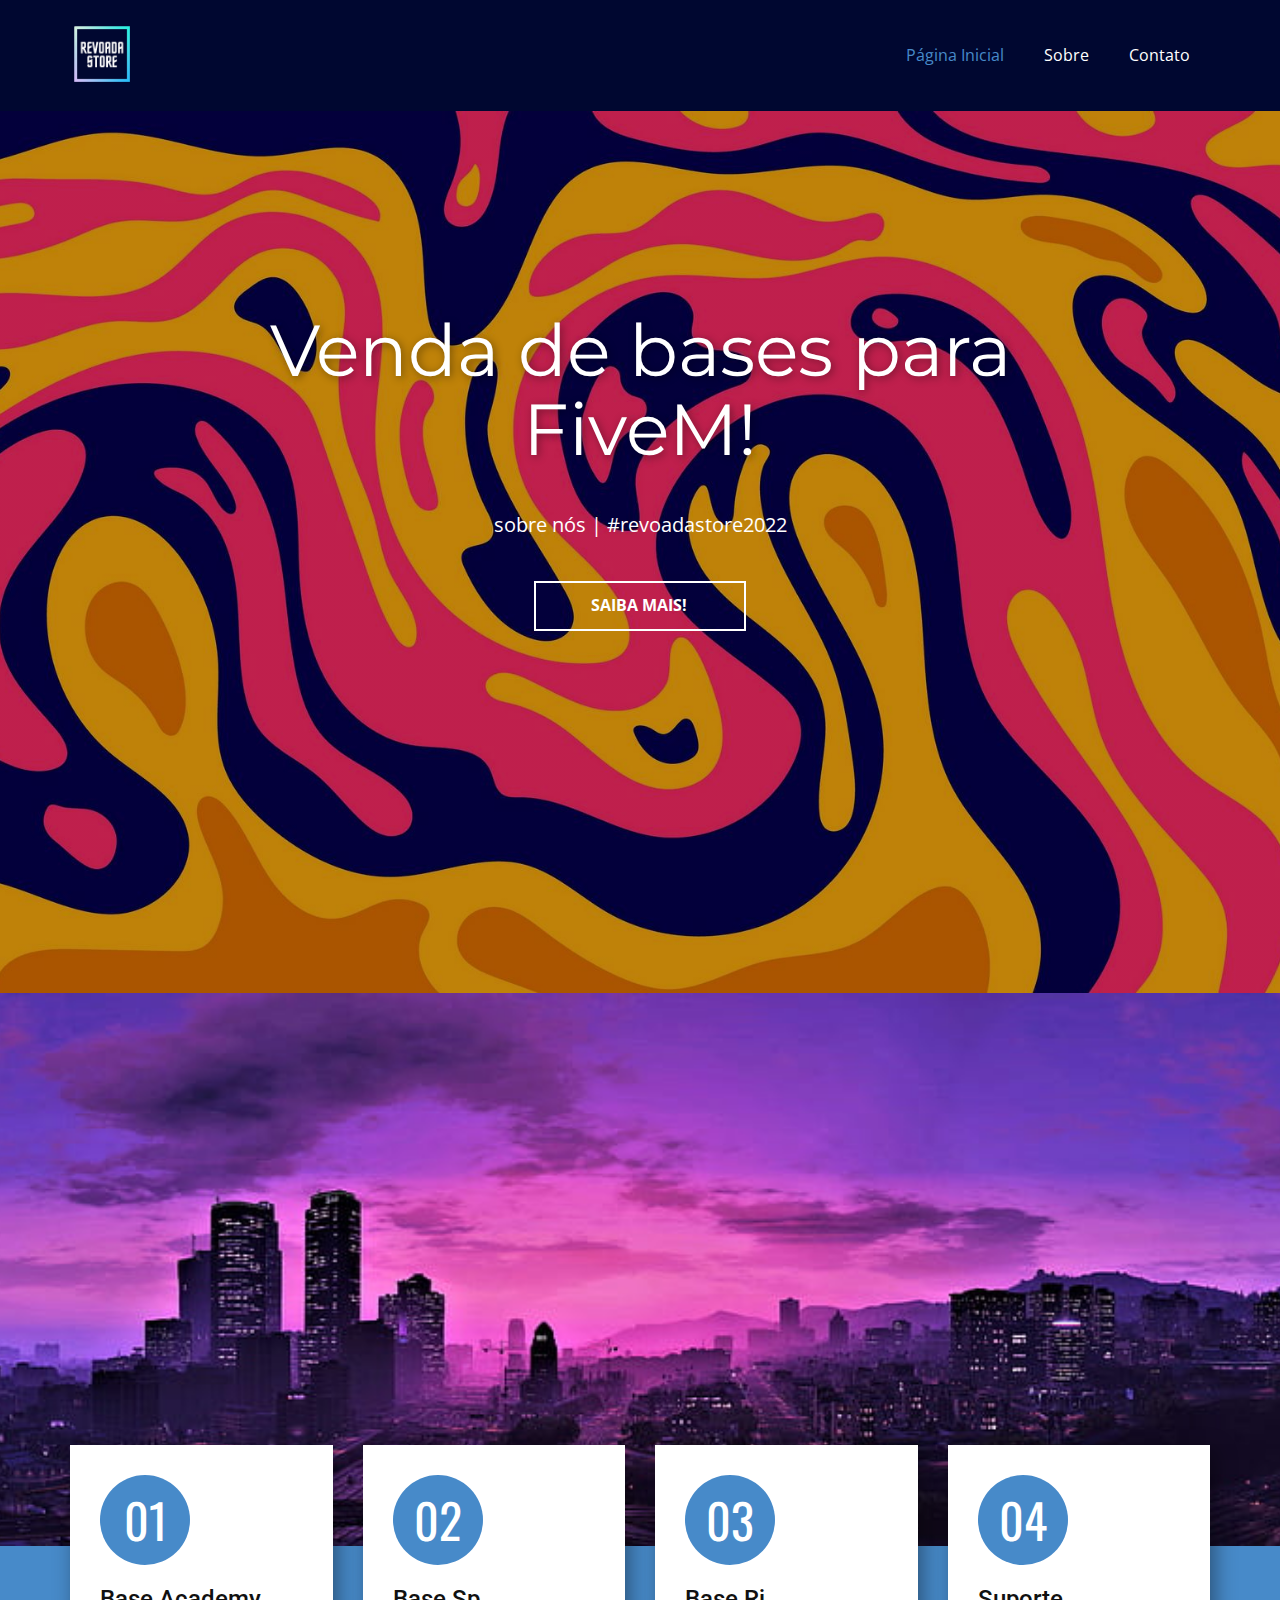
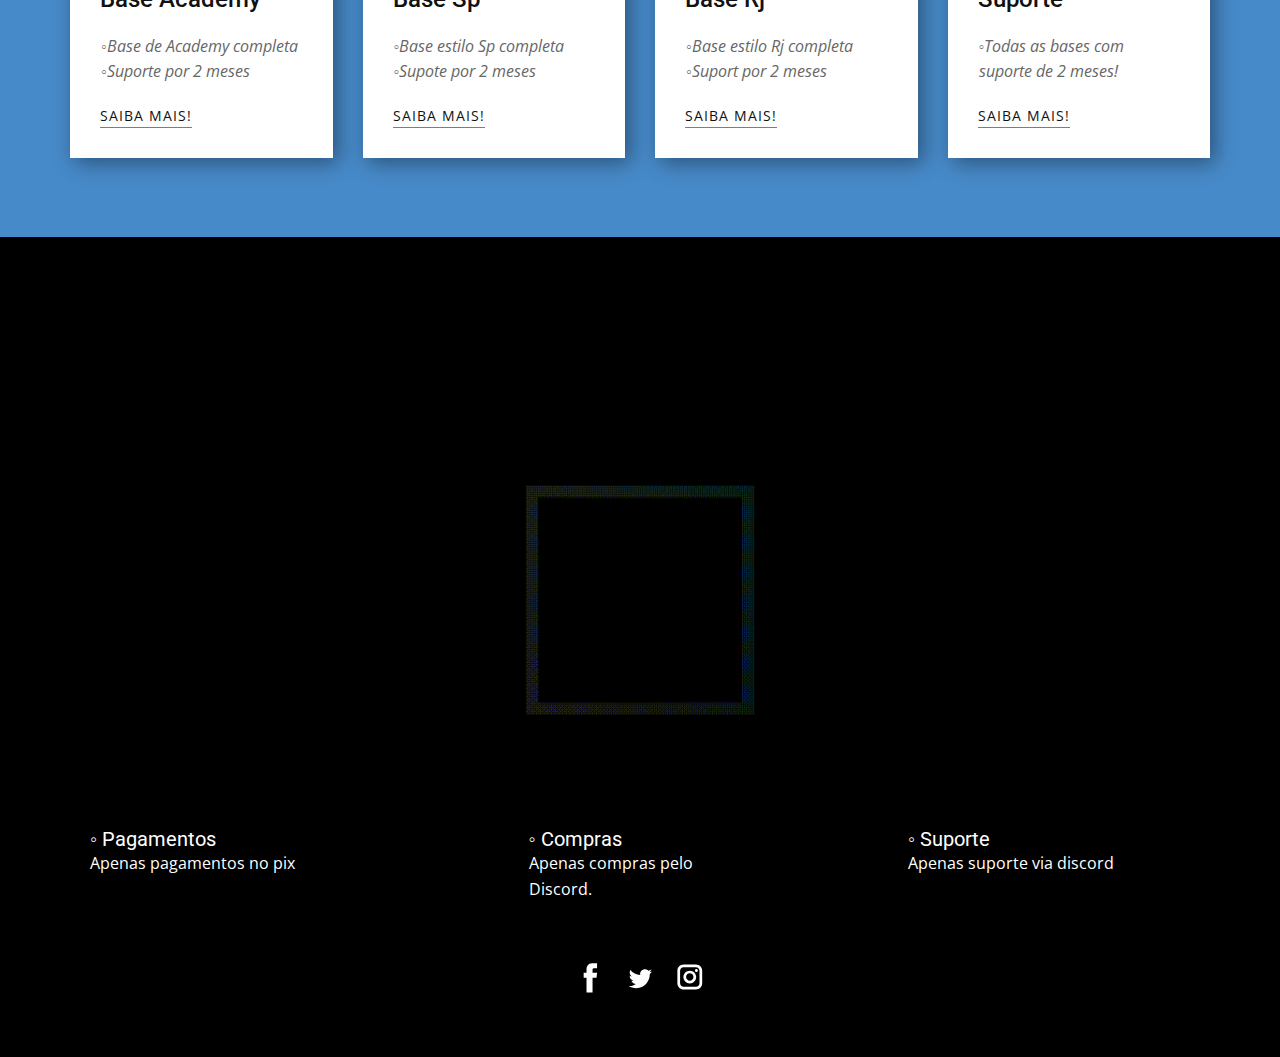
<file: Página-Inicial.html>
<!DOCTYPE html>
<html style="font-size: 16px;">
  <head>
    <meta name="viewport" content="width=device-width, initial-scale=1.0">
    <meta charset="utf-8">
    <meta name="keywords" content="Venda de bases para fivem!, 01, 02, 03, 04, Registre-se para mais noticias!">
    <meta name="description" content="">
    <meta name="page_type" content="np-template-header-footer-from-plugin">
    <title>Página Inicial</title>
    <link rel="stylesheet" href="nicepage.css" media="screen">
<link rel="stylesheet" href="Página-Inicial.css" media="screen">
    <script class="u-script" type="text/javascript" src="jquery.js" defer=""></script>
    <script class="u-script" type="text/javascript" src="nicepage.js" defer=""></script>
    <meta name="generator" content="Nicepage 4.4.3, nicepage.com">
    <link id="u-theme-google-font" rel="stylesheet" href="https://fonts.googleapis.com/css?family=Roboto:100,100i,300,300i,400,400i,500,500i,700,700i,900,900i|Open+Sans:300,300i,400,400i,600,600i,700,700i,800,800i">
    <link id="u-page-google-font" rel="stylesheet" href="https://fonts.googleapis.com/css?family=Montserrat:100,100i,200,200i,300,300i,400,400i,500,500i,600,600i,700,700i,800,800i,900,900i|Oswald:200,300,400,500,600,700">
    
    
    
    <script type="application/ld+json">{
		"@context": "http://schema.org",
		"@type": "Organization",
		"name": "",
		"logo": "images/Revoada_Store-removebg-preview1.png",
		"sameAs": [
				"https://www.facebook.com/profile.php?id=100078234300499",
				"https://twitter.com/name",
				"https://www.instagram.com/revoadastore7/"
		]
}</script>
    <meta name="theme-color" content="#478ac9">
    <meta name="twitter:site" content="@">
    <meta name="twitter:card" content="summary_large_image">
    <meta name="twitter:title" content="Página Inicial">
    <meta name="twitter:description" content="">
    <meta property="og:title" content="Página Inicial">
    <meta property="og:type" content="website">
  </head>
  <body class="u-body u-xl-mode"><header class="u-clearfix u-custom-color-1 u-header u-header" id="sec-4371"><div class="u-clearfix u-sheet u-sheet-1">
        <a href="https://revoadastore.glitch.me/" class="u-image u-logo u-image-1" data-image-width="500" data-image-height="500" title="Revoada Store">
          <img src="images/Revoada_Store-removebg-preview1.png" class="u-logo-image u-logo-image-1">
        </a>
        <nav class="u-menu u-menu-dropdown u-offcanvas u-menu-1">
          <div class="menu-collapse" style="font-size: 1rem; letter-spacing: 0px;">
            <a class="u-button-style u-custom-left-right-menu-spacing u-custom-padding-bottom u-custom-top-bottom-menu-spacing u-nav-link u-text-active-palette-1-base u-text-hover-palette-2-base" href="#" style="padding: 11px 0px; font-size: calc(1em + 24px);">
              <svg class="u-svg-link" viewBox="0 0 24 24"><use xmlns:xlink="http://www.w3.org/1999/xlink" xlink:href="#menu-hamburger"></use></svg>
              <svg class="u-svg-content" version="1.1" id="menu-hamburger" viewBox="0 0 16 16" x="0px" y="0px" xmlns:xlink="http://www.w3.org/1999/xlink" xmlns="http://www.w3.org/2000/svg"><g><rect y="1" width="16" height="2"></rect><rect y="7" width="16" height="2"></rect><rect y="13" width="16" height="2"></rect>
</g></svg>
            </a>
          </div>
          <div class="u-custom-menu u-nav-container">
            <ul class="u-nav u-unstyled u-nav-1"><li class="u-nav-item"><a class="u-button-style u-nav-link u-text-active-palette-1-base u-text-hover-palette-2-base" href="Página-Inicial.html" style="padding: 10px 20px;">Página Inicial</a>
</li><li class="u-nav-item"><a class="u-button-style u-nav-link u-text-active-palette-1-base u-text-hover-palette-2-base" href="Sobre.html" style="padding: 10px 20px;">Sobre</a>
</li><li class="u-nav-item"><a class="u-button-style u-nav-link u-text-active-palette-1-base u-text-hover-palette-2-base" href="Contato.html" style="padding: 10px 20px;">Contato</a>
</li></ul>
          </div>
          <div class="u-custom-menu u-nav-container-collapse">
            <div class="u-black u-container-style u-inner-container-layout u-opacity u-opacity-95 u-sidenav">
              <div class="u-inner-container-layout u-sidenav-overflow">
                <div class="u-menu-close"></div>
                <ul class="u-align-center u-nav u-popupmenu-items u-unstyled u-nav-2"><li class="u-nav-item"><a class="u-button-style u-nav-link" href="Página-Inicial.html" style="padding: 10px 20px;">Página Inicial</a>
</li><li class="u-nav-item"><a class="u-button-style u-nav-link" href="Sobre.html" style="padding: 10px 20px;">Sobre</a>
</li><li class="u-nav-item"><a class="u-button-style u-nav-link" href="Contato.html" style="padding: 10px 20px;">Contato</a>
</li></ul>
              </div>
            </div>
            <div class="u-black u-menu-overlay u-opacity u-opacity-70"></div>
          </div>
        </nav>
      </div></header>
    <section class="u-align-center u-clearfix u-image u-shading u-section-1" id="carousel_1c3b" src="" data-image-width="3000" data-image-height="2000">
      <div class="u-clearfix u-sheet u-valign-middle-xs u-sheet-1">
        <h1 class="u-custom-font u-font-montserrat u-text u-text-body-alt-color u-title u-text-1">Venda de bases para FiveM!</h1>
        <p class="u-large-text u-text u-text-body-alt-color u-text-font u-text-variant u-text-2">
          <a href="Sobre.html#carousel_4566" data-page-id="246517626" class="u-active-none u-border-0 u-btn u-button-link u-button-style u-hover-none u-none u-text-body-alt-color u-btn-1">sobre nós</a>&nbsp;| <a href="https://nicepage.best" class="u-active-none u-border-none u-btn u-button-link u-button-style u-hover-none u-none u-text-body-alt-color u-btn-2">#</a>revoadastore2022
        </p>
        <a href="Página-Inicial.html#carousel_4a5d" data-page-id="153369006" class="u-active-white u-border-2 u-border-white u-btn u-button-style u-hover-white u-none u-text-active-black u-text-body-alt-color u-text-hover-black u-btn-3">Saiba mais!</a>
      </div>
    </section>
    <section class="u-align-center u-clearfix u-custom-color-2 u-section-2" id="carousel_4a5d">
      <img class="u-expanded-width u-image u-image-1" src="images/city-game-sky-grand-theft-auto-v-gta-v-hd-wallpaper-preview.jpg" data-image-width="728" data-image-height="294">
      <div class="u-list u-list-1">
        <div class="u-repeater u-repeater-1">
          <div class="u-align-left u-container-style u-list-item u-repeater-item u-shape-round u-white u-list-item-1">
            <div class="u-container-layout u-similar-container u-valign-top u-container-layout-1">
              <div class="u-align-center u-container-style u-group u-palette-1-base u-radius-50 u-shape-round u-group-1">
                <div class="u-container-layout u-valign-middle u-container-layout-2">
                  <h2 class="u-custom-font u-font-oswald u-text u-text-1">01</h2>
                </div>
              </div>
              <h5 class="u-text u-text-2"> Base Academy</h5>
              <p class="u-text u-text-grey-60 u-text-3">◦Base de Academy completa<br>◦Suporte por 2 meses
              </p>
              <a href="Base-Academy.html#sec-8eca" data-page-id="10018231" class="u-border-1 u-border-active-black u-border-hover-black u-border-palette-1-base u-btn u-button-style u-none u-text-active-grey-60 u-text-body-color u-text-hover-grey-60 u-btn-1">Saiba mais!</a>
            </div>
          </div>
          <div class="u-align-left u-container-style u-list-item u-repeater-item u-shape-round u-white u-list-item-2">
            <div class="u-container-layout u-similar-container u-valign-top u-container-layout-3">
              <div class="u-align-center u-container-style u-group u-palette-1-base u-radius-50 u-shape-round u-video-cover u-group-2">
                <div class="u-container-layout u-valign-middle u-container-layout-4">
                  <h2 class="u-custom-font u-font-oswald u-text u-text-4">02</h2>
                </div>
              </div>
              <h5 class="u-text u-text-5">Base Sp&nbsp;</h5>
              <p class="u-text u-text-grey-60 u-text-6">◦Base estilo Sp completa<br>◦Supote por 2 meses<br>
              </p>
              <a href="Base-Sp.html#sec-8eca" data-page-id="1129308152" class="u-border-1 u-border-active-black u-border-hover-black u-border-palette-1-base u-btn u-button-style u-none u-text-active-grey-60 u-text-body-color u-text-hover-grey-60 u-btn-2">SAiba mais!</a>
            </div>
          </div>
          <div class="u-align-left u-container-style u-list-item u-repeater-item u-shape-round u-white u-list-item-3">
            <div class="u-container-layout u-similar-container u-valign-top u-container-layout-5">
              <div class="u-align-center u-container-style u-group u-palette-1-base u-radius-50 u-shape-round u-video-cover u-group-3">
                <div class="u-container-layout u-valign-middle u-container-layout-6">
                  <h2 class="u-custom-font u-font-oswald u-text u-text-7">03</h2>
                </div>
              </div>
              <h5 class="u-text u-text-8">Base Rj</h5>
              <p class="u-text u-text-grey-60 u-text-9"> ◦Base estilo Rj completa<br>◦Suport por 2 meses<br>
              </p>
              <a href="Base-Rj.html#sec-8eca" data-page-id="271927772" class="u-border-1 u-border-active-black u-border-hover-black u-border-palette-1-base u-btn u-button-style u-none u-text-active-grey-60 u-text-body-color u-text-hover-grey-60 u-btn-3">SAiba mais!</a>
            </div>
          </div>
          <div class="u-align-left u-container-style u-list-item u-repeater-item u-shape-round u-white u-list-item-3">
            <div class="u-container-layout u-similar-container u-valign-top u-container-layout-5">
              <div class="u-align-center u-container-style u-group u-palette-1-base u-radius-50 u-shape-round u-video-cover u-group-3">
                <div class="u-container-layout u-valign-middle u-container-layout-6">
                  <h2 class="u-custom-font u-font-oswald u-text u-text-7">04</h2>
                </div>
              </div>
              <h5 class="u-text u-text-8">Suporte</h5>
              <p class="u-text u-text-grey-60 u-text-12"> ◦Todas as bases com suporte de 2 meses!</p>
              <a href="Contato.html#sec-794e" data-page-id="421902744" class="u-border-1 u-border-active-black u-border-hover-black u-border-palette-1-base u-btn u-button-style u-none u-text-active-grey-60 u-text-body-color u-text-hover-grey-60 u-btn-3">Saiba mais!</a>
            </div>
          </div>
        </div>
      </div>
    </section>
    
    
    <footer class="u-align-center-sm u-align-center-xs u-clearfix u-custom-color-3 u-footer" id="sec-331a"><div class="u-clearfix u-sheet u-sheet-1">
        <a href="https://revoadastore.glitch.me/" class="u-image u-logo u-image-1" data-image-width="500" data-image-height="500" title="Revoada Store">
          <img src="images/Revoada-Store.gif" class="u-logo-image u-logo-image-1">
        </a>
        <div class="u-clearfix u-expanded-width-lg u-expanded-width-md u-expanded-width-xl u-gutter-30 u-layout-wrap u-layout-wrap-1">
          <div class="u-gutter-0 u-layout">
            <div class="u-layout-row">
              <div class="u-align-center-sm u-align-center-xs u-align-left-lg u-align-left-md u-align-left-xl u-container-style u-layout-cell u-left-cell u-size-20 u-layout-cell-1">
                <div class="u-container-layout u-valign-bottom-sm u-valign-bottom-xs u-valign-middle-xl u-container-layout-1"><!--position-->
                  <div data-position="" class="u-position u-position-1"><!--block-->
                    <div class="u-block">
                      <div class="u-block-container u-clearfix"><!--block_header-->
                        <h5 class="u-block-header u-text"><!--block_header_content--> ◦ Pagamentos<!--/block_header_content--></h5><!--/block_header--><!--block_content-->
                        <div class="u-block-content u-text"><!--block_content_content-->Apenas pagamentos no pix<!--/block_content_content--></div><!--/block_content-->
                      </div>
                    </div><!--/block-->
                  </div><!--/position-->
                </div>
              </div>
              <div class="u-align-center-sm u-align-center-xs u-align-left-lg u-align-left-md u-align-left-xl u-container-style u-layout-cell u-size-20 u-layout-cell-2">
                <div class="u-container-layout u-valign-bottom-sm u-valign-bottom-xs u-container-layout-2"><!--position-->
                  <div data-position="" class="u-position u-position-2"><!--block-->
                    <div class="u-block">
                      <div class="u-block-container u-clearfix"><!--block_header-->
                        <h5 class="u-block-header u-text"><!--block_header_content-->◦ Compras<!--/block_header_content--></h5><!--/block_header--><!--block_content-->
                        <div class="u-block-content u-text"><!--block_content_content--> Apenas compras pelo Discord. <!--/block_content_content--></div><!--/block_content-->
                      </div>
                    </div><!--/block-->
                  </div><!--/position-->
                </div>
              </div>
              <div class="u-align-center-sm u-align-center-xs u-align-left-lg u-align-left-md u-align-left-xl u-container-style u-layout-cell u-size-20 u-layout-cell-3">
                <div class="u-container-layout u-valign-bottom-lg u-valign-bottom-md u-valign-top-sm u-valign-top-xs u-container-layout-3"><!--position-->
                  <div data-position="" class="u-position u-position-3"><!--block-->
                    <div class="u-block">
                      <div class="u-block-container u-clearfix"><!--block_header-->
                        <h5 class="u-block-header u-text"><!--block_header_content--> ◦ Suporte<!--/block_header_content--></h5><!--/block_header--><!--block_content-->
                        <div class="u-block-content u-text"><!--block_content_content-->Apenas suporte via discord<!--/block_content_content--></div><!--/block_content-->
                      </div>
                    </div><!--/block-->
                  </div><!--/position-->
                </div>
              </div>
            </div>
          </div>
        </div>
        <div class="u-social-icons u-spacing-10 u-social-icons-1">
          <a class="u-social-url" title="facebook" target="_blank" href="https://www.facebook.com/profile.php?id=100078234300499"><span class="u-icon u-social-facebook u-social-icon u-text-black u-icon-1"><svg class="u-svg-link" preserveAspectRatio="xMidYMin slice" viewBox="0 0 112 112" style=""><use xmlns:xlink="http://www.w3.org/1999/xlink" xlink:href="#svg-3583"></use></svg><svg class="u-svg-content" viewBox="0 0 112 112" x="0" y="0" id="svg-3583"><circle fill="currentColor" cx="56.1" cy="56.1" r="55"></circle><path fill="#FFFFFF" d="M73.5,31.6h-9.1c-1.4,0-3.6,0.8-3.6,3.9v8.5h12.6L72,58.3H60.8v40.8H43.9V58.3h-8V43.9h8v-9.2
c0-6.7,3.1-17,17-17h12.5v13.9H73.5z"></path></svg></span>
          </a>
          <a class="u-social-url" title="twitter" target="_blank" href="https://twitter.com/name"><span class="u-icon u-social-icon u-social-twitter u-text-black u-icon-2"><svg class="u-svg-link" preserveAspectRatio="xMidYMin slice" viewBox="0 0 112 112" style=""><use xmlns:xlink="http://www.w3.org/1999/xlink" xlink:href="#svg-cb79"></use></svg><svg class="u-svg-content" viewBox="0 0 112 112" x="0" y="0" id="svg-cb79"><circle fill="currentColor" class="st0" cx="56.1" cy="56.1" r="55"></circle><path fill="#FFFFFF" d="M83.8,47.3c0,0.6,0,1.2,0,1.7c0,17.7-13.5,38.2-38.2,38.2C38,87.2,31,85,25,81.2c1,0.1,2.1,0.2,3.2,0.2
c6.3,0,12.1-2.1,16.7-5.7c-5.9-0.1-10.8-4-12.5-9.3c0.8,0.2,1.7,0.2,2.5,0.2c1.2,0,2.4-0.2,3.5-0.5c-6.1-1.2-10.8-6.7-10.8-13.1
c0-0.1,0-0.1,0-0.2c1.8,1,3.9,1.6,6.1,1.7c-3.6-2.4-6-6.5-6-11.2c0-2.5,0.7-4.8,1.8-6.7c6.6,8.1,16.5,13.5,27.6,14
c-0.2-1-0.3-2-0.3-3.1c0-7.4,6-13.4,13.4-13.4c3.9,0,7.3,1.6,9.8,4.2c3.1-0.6,5.9-1.7,8.5-3.3c-1,3.1-3.1,5.8-5.9,7.4
c2.7-0.3,5.3-1,7.7-2.1C88.7,43,86.4,45.4,83.8,47.3z"></path></svg></span>
          </a>
          <a class="u-social-url" title="instagram" target="_blank" href="https://www.instagram.com/revoadastore7/"><span class="u-icon u-social-icon u-social-instagram u-text-black u-icon-3"><svg class="u-svg-link" preserveAspectRatio="xMidYMin slice" viewBox="0 0 112 112" style=""><use xmlns:xlink="http://www.w3.org/1999/xlink" xlink:href="#svg-251b"></use></svg><svg class="u-svg-content" viewBox="0 0 112 112" x="0" y="0" id="svg-251b"><circle fill="currentColor" cx="56.1" cy="56.1" r="55"></circle><path fill="#FFFFFF" d="M55.9,38.2c-9.9,0-17.9,8-17.9,17.9C38,66,46,74,55.9,74c9.9,0,17.9-8,17.9-17.9C73.8,46.2,65.8,38.2,55.9,38.2
z M55.9,66.4c-5.7,0-10.3-4.6-10.3-10.3c-0.1-5.7,4.6-10.3,10.3-10.3c5.7,0,10.3,4.6,10.3,10.3C66.2,61.8,61.6,66.4,55.9,66.4z"></path><path fill="#FFFFFF" d="M74.3,33.5c-2.3,0-4.2,1.9-4.2,4.2s1.9,4.2,4.2,4.2s4.2-1.9,4.2-4.2S76.6,33.5,74.3,33.5z"></path><path fill="#FFFFFF" d="M73.1,21.3H38.6c-9.7,0-17.5,7.9-17.5,17.5v34.5c0,9.7,7.9,17.6,17.5,17.6h34.5c9.7,0,17.5-7.9,17.5-17.5V38.8
C90.6,29.1,82.7,21.3,73.1,21.3z M83,73.3c0,5.5-4.5,9.9-9.9,9.9H38.6c-5.5,0-9.9-4.5-9.9-9.9V38.8c0-5.5,4.5-9.9,9.9-9.9h34.5
c5.5,0,9.9,4.5,9.9,9.9V73.3z"></path></svg></span>
</html>
</file>
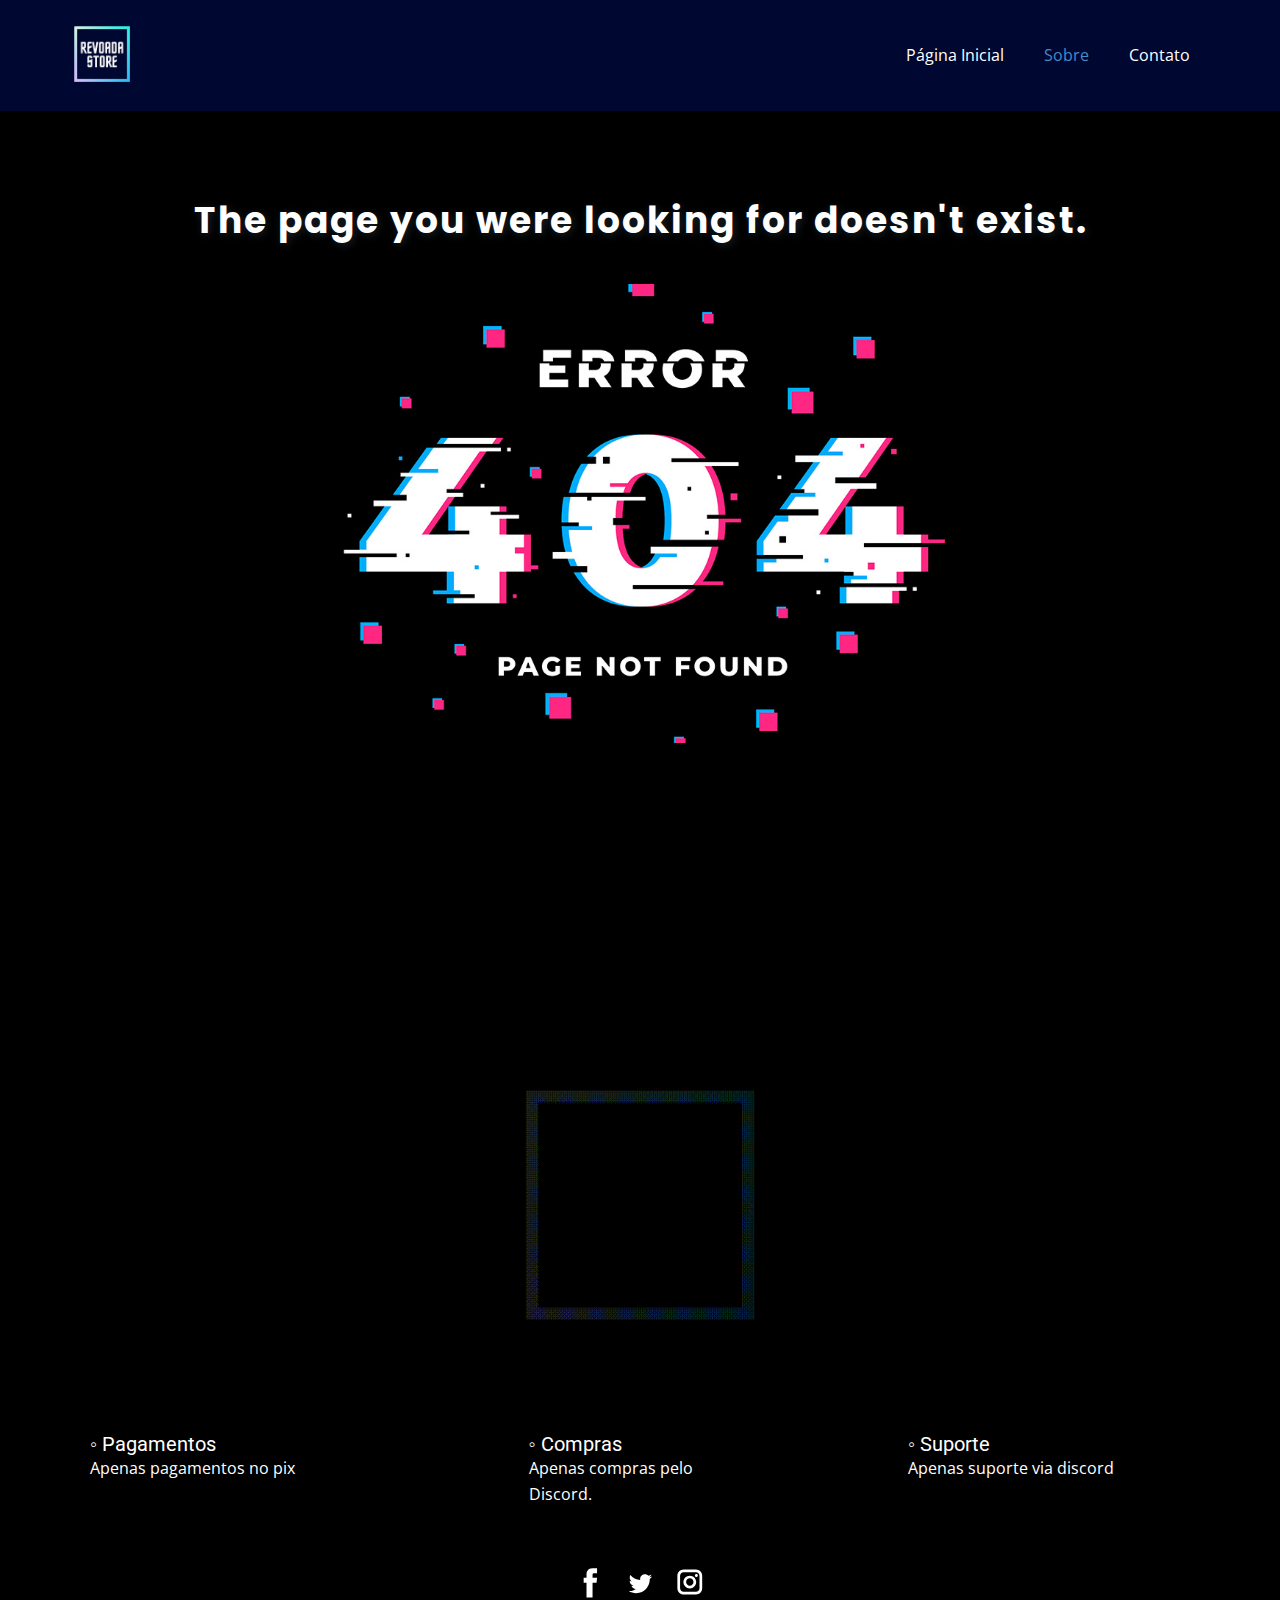
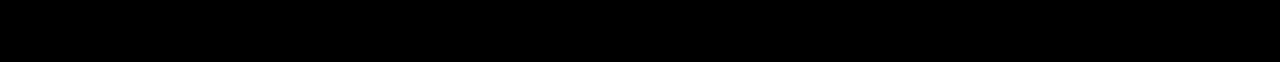
<file: Sobre.html>
<!DOCTYPE html>
<html style="font-size: 16px;">
  <head>
    <meta name="viewport" content="width=device-width, initial-scale=1.0">
    <meta charset="utf-8">
    <meta name="keywords" content="The page you were looking for doesn&amp;apos;t exist.">
    <meta name="description" content="">
    <meta name="page_type" content="np-template-header-footer-from-plugin">
    <title>Sobre</title>
    <link rel="stylesheet" href="nicepage.css" media="screen">
<link rel="stylesheet" href="Sobre.css" media="screen">
    <script class="u-script" type="text/javascript" src="jquery.js" defer=""></script>
    <script class="u-script" type="text/javascript" src="nicepage.js" defer=""></script>
    <meta name="generator" content="Nicepage 4.4.3, nicepage.com">
    <link id="u-theme-google-font" rel="stylesheet" href="https://fonts.googleapis.com/css?family=Roboto:100,100i,300,300i,400,400i,500,500i,700,700i,900,900i|Open+Sans:300,300i,400,400i,600,600i,700,700i,800,800i">
    <link id="u-page-google-font" rel="stylesheet" href="https://fonts.googleapis.com/css?family=Poppins:100,100i,200,200i,300,300i,400,400i,500,500i,600,600i,700,700i,800,800i,900,900i">
    
    
    <script type="application/ld+json">{
		"@context": "http://schema.org",
		"@type": "Organization",
		"name": "",
		"logo": "images/Revoada_Store-removebg-preview1.png",
		"sameAs": [
				"https://www.facebook.com/profile.php?id=100078234300499",
				"https://twitter.com/name",
				"https://www.instagram.com/revoadastore7/"
		]
}</script>
    <meta name="theme-color" content="#478ac9">
    <meta name="twitter:site" content="@">
    <meta name="twitter:card" content="summary_large_image">
    <meta name="twitter:title" content="Sobre">
    <meta name="twitter:description" content="">
    <meta property="og:title" content="Sobre">
    <meta property="og:type" content="website">
  </head>
  <body class="u-body u-xl-mode"><header class="u-clearfix u-custom-color-1 u-header u-header" id="sec-4371"><div class="u-clearfix u-sheet u-sheet-1">
        <a href="https://revoadastore.glitch.me/" class="u-image u-logo u-image-1" data-image-width="500" data-image-height="500" title="Revoada Store">
          <img src="images/Revoada_Store-removebg-preview1.png" class="u-logo-image u-logo-image-1">
        </a>
        <nav class="u-menu u-menu-dropdown u-offcanvas u-menu-1">
          <div class="menu-collapse" style="font-size: 1rem; letter-spacing: 0px;">
            <a class="u-button-style u-custom-left-right-menu-spacing u-custom-padding-bottom u-custom-top-bottom-menu-spacing u-nav-link u-text-active-palette-1-base u-text-hover-palette-2-base" href="#" style="padding: 11px 0px; font-size: calc(1em + 24px);">
              <svg class="u-svg-link" viewBox="0 0 24 24"><use xmlns:xlink="http://www.w3.org/1999/xlink" xlink:href="#menu-hamburger"></use></svg>
              <svg class="u-svg-content" version="1.1" id="menu-hamburger" viewBox="0 0 16 16" x="0px" y="0px" xmlns:xlink="http://www.w3.org/1999/xlink" xmlns="http://www.w3.org/2000/svg"><g><rect y="1" width="16" height="2"></rect><rect y="7" width="16" height="2"></rect><rect y="13" width="16" height="2"></rect>
</g></svg>
            </a>
          </div>
          <div class="u-custom-menu u-nav-container">
            <ul class="u-nav u-unstyled u-nav-1"><li class="u-nav-item"><a class="u-button-style u-nav-link u-text-active-palette-1-base u-text-hover-palette-2-base" href="Página-Inicial.html" style="padding: 10px 20px;">Página Inicial</a>
</li><li class="u-nav-item"><a class="u-button-style u-nav-link u-text-active-palette-1-base u-text-hover-palette-2-base" href="Sobre.html" style="padding: 10px 20px;">Sobre</a>
</li><li class="u-nav-item"><a class="u-button-style u-nav-link u-text-active-palette-1-base u-text-hover-palette-2-base" href="Contato.html" style="padding: 10px 20px;">Contato</a>
</li></ul>
          </div>
          <div class="u-custom-menu u-nav-container-collapse">
            <div class="u-black u-container-style u-inner-container-layout u-opacity u-opacity-95 u-sidenav">
              <div class="u-inner-container-layout u-sidenav-overflow">
                <div class="u-menu-close"></div>
                <ul class="u-align-center u-nav u-popupmenu-items u-unstyled u-nav-2"><li class="u-nav-item"><a class="u-button-style u-nav-link" href="Página-Inicial.html" style="padding: 10px 20px;">Página Inicial</a>
</li><li class="u-nav-item"><a class="u-button-style u-nav-link" href="Sobre.html" style="padding: 10px 20px;">Sobre</a>
</li><li class="u-nav-item"><a class="u-button-style u-nav-link" href="Contato.html" style="padding: 10px 20px;">Contato</a>
</li></ul>
              </div>
            </div>
            <div class="u-black u-menu-overlay u-opacity u-opacity-70"></div>
          </div>
        </nav>
      </div></header>
    <section class="u-align-center u-black u-clearfix u-section-1" id="carousel_4566">
      <div class="u-clearfix u-sheet u-valign-middle-md u-valign-middle-sm u-valign-middle-xs u-sheet-1">
        <h2 class="u-align-center u-text u-text-1">The page you were looking for doesn't exist.</h2>
        <img src="images/gfg.jpg" alt="" class="u-image u-image-default u-image-1" data-image-width="1000" data-image-height="780">
      </div>
    </section>
    
    
    <footer class="u-align-center-sm u-align-center-xs u-clearfix u-custom-color-3 u-footer" id="sec-331a"><div class="u-clearfix u-sheet u-sheet-1">
        <a href="https://revoadastore.glitch.me/" class="u-image u-logo u-image-1" data-image-width="500" data-image-height="500" title="Revoada Store">
          <img src="images/Revoada-Store.gif" class="u-logo-image u-logo-image-1">
        </a>
        <div class="u-clearfix u-expanded-width-lg u-expanded-width-md u-expanded-width-xl u-gutter-30 u-layout-wrap u-layout-wrap-1">
          <div class="u-gutter-0 u-layout">
            <div class="u-layout-row">
              <div class="u-align-center-sm u-align-center-xs u-align-left-lg u-align-left-md u-align-left-xl u-container-style u-layout-cell u-left-cell u-size-20 u-layout-cell-1">
                <div class="u-container-layout u-valign-bottom-sm u-valign-bottom-xs u-valign-middle-xl u-container-layout-1"><!--position-->
                  <div data-position="" class="u-position u-position-1"><!--block-->
                    <div class="u-block">
                      <div class="u-block-container u-clearfix"><!--block_header-->
                        <h5 class="u-block-header u-text"><!--block_header_content--> ◦ Pagamentos<!--/block_header_content--></h5><!--/block_header--><!--block_content-->
                        <div class="u-block-content u-text"><!--block_content_content-->Apenas pagamentos no pix<!--/block_content_content--></div><!--/block_content-->
                      </div>
                    </div><!--/block-->
                  </div><!--/position-->
                </div>
              </div>
              <div class="u-align-center-sm u-align-center-xs u-align-left-lg u-align-left-md u-align-left-xl u-container-style u-layout-cell u-size-20 u-layout-cell-2">
                <div class="u-container-layout u-valign-bottom-sm u-valign-bottom-xs u-container-layout-2"><!--position-->
                  <div data-position="" class="u-position u-position-2"><!--block-->
                    <div class="u-block">
                      <div class="u-block-container u-clearfix"><!--block_header-->
                        <h5 class="u-block-header u-text"><!--block_header_content-->◦ Compras<!--/block_header_content--></h5><!--/block_header--><!--block_content-->
                        <div class="u-block-content u-text"><!--block_content_content--> Apenas compras pelo Discord. <!--/block_content_content--></div><!--/block_content-->
                      </div>
                    </div><!--/block-->
                  </div><!--/position-->
                </div>
              </div>
              <div class="u-align-center-sm u-align-center-xs u-align-left-lg u-align-left-md u-align-left-xl u-container-style u-layout-cell u-size-20 u-layout-cell-3">
                <div class="u-container-layout u-valign-bottom-lg u-valign-bottom-md u-valign-top-sm u-valign-top-xs u-container-layout-3"><!--position-->
                  <div data-position="" class="u-position u-position-3"><!--block-->
                    <div class="u-block">
                      <div class="u-block-container u-clearfix"><!--block_header-->
                        <h5 class="u-block-header u-text"><!--block_header_content--> ◦ Suporte<!--/block_header_content--></h5><!--/block_header--><!--block_content-->
                        <div class="u-block-content u-text"><!--block_content_content-->Apenas suporte via discord<!--/block_content_content--></div><!--/block_content-->
                      </div>
                    </div><!--/block-->
                  </div><!--/position-->
                </div>
              </div>
            </div>
          </div>
        </div>
        <div class="u-social-icons u-spacing-10 u-social-icons-1">
          <a class="u-social-url" title="facebook" target="_blank" href="https://www.facebook.com/profile.php?id=100078234300499"><span class="u-icon u-social-facebook u-social-icon u-text-black u-icon-1"><svg class="u-svg-link" preserveAspectRatio="xMidYMin slice" viewBox="0 0 112 112" style=""><use xmlns:xlink="http://www.w3.org/1999/xlink" xlink:href="#svg-3583"></use></svg><svg class="u-svg-content" viewBox="0 0 112 112" x="0" y="0" id="svg-3583"><circle fill="currentColor" cx="56.1" cy="56.1" r="55"></circle><path fill="#FFFFFF" d="M73.5,31.6h-9.1c-1.4,0-3.6,0.8-3.6,3.9v8.5h12.6L72,58.3H60.8v40.8H43.9V58.3h-8V43.9h8v-9.2
c0-6.7,3.1-17,17-17h12.5v13.9H73.5z"></path></svg></span>
          </a>
          <a class="u-social-url" title="twitter" target="_blank" href="https://twitter.com/name"><span class="u-icon u-social-icon u-social-twitter u-text-black u-icon-2"><svg class="u-svg-link" preserveAspectRatio="xMidYMin slice" viewBox="0 0 112 112" style=""><use xmlns:xlink="http://www.w3.org/1999/xlink" xlink:href="#svg-cb79"></use></svg><svg class="u-svg-content" viewBox="0 0 112 112" x="0" y="0" id="svg-cb79"><circle fill="currentColor" class="st0" cx="56.1" cy="56.1" r="55"></circle><path fill="#FFFFFF" d="M83.8,47.3c0,0.6,0,1.2,0,1.7c0,17.7-13.5,38.2-38.2,38.2C38,87.2,31,85,25,81.2c1,0.1,2.1,0.2,3.2,0.2
c6.3,0,12.1-2.1,16.7-5.7c-5.9-0.1-10.8-4-12.5-9.3c0.8,0.2,1.7,0.2,2.5,0.2c1.2,0,2.4-0.2,3.5-0.5c-6.1-1.2-10.8-6.7-10.8-13.1
c0-0.1,0-0.1,0-0.2c1.8,1,3.9,1.6,6.1,1.7c-3.6-2.4-6-6.5-6-11.2c0-2.5,0.7-4.8,1.8-6.7c6.6,8.1,16.5,13.5,27.6,14
c-0.2-1-0.3-2-0.3-3.1c0-7.4,6-13.4,13.4-13.4c3.9,0,7.3,1.6,9.8,4.2c3.1-0.6,5.9-1.7,8.5-3.3c-1,3.1-3.1,5.8-5.9,7.4
c2.7-0.3,5.3-1,7.7-2.1C88.7,43,86.4,45.4,83.8,47.3z"></path></svg></span>
          </a>
          <a class="u-social-url" title="instagram" target="_blank" href="https://www.instagram.com/revoadastore7/"><span class="u-icon u-social-icon u-social-instagram u-text-black u-icon-3"><svg class="u-svg-link" preserveAspectRatio="xMidYMin slice" viewBox="0 0 112 112" style=""><use xmlns:xlink="http://www.w3.org/1999/xlink" xlink:href="#svg-251b"></use></svg><svg class="u-svg-content" viewBox="0 0 112 112" x="0" y="0" id="svg-251b"><circle fill="currentColor" cx="56.1" cy="56.1" r="55"></circle><path fill="#FFFFFF" d="M55.9,38.2c-9.9,0-17.9,8-17.9,17.9C38,66,46,74,55.9,74c9.9,0,17.9-8,17.9-17.9C73.8,46.2,65.8,38.2,55.9,38.2
z M55.9,66.4c-5.7,0-10.3-4.6-10.3-10.3c-0.1-5.7,4.6-10.3,10.3-10.3c5.7,0,10.3,4.6,10.3,10.3C66.2,61.8,61.6,66.4,55.9,66.4z"></path><path fill="#FFFFFF" d="M74.3,33.5c-2.3,0-4.2,1.9-4.2,4.2s1.9,4.2,4.2,4.2s4.2-1.9,4.2-4.2S76.6,33.5,74.3,33.5z"></path><path fill="#FFFFFF" d="M73.1,21.3H38.6c-9.7,0-17.5,7.9-17.5,17.5v34.5c0,9.7,7.9,17.6,17.5,17.6h34.5c9.7,0,17.5-7.9,17.5-17.5V38.8
C90.6,29.1,82.7,21.3,73.1,21.3z M83,73.3c0,5.5-4.5,9.9-9.9,9.9H38.6c-5.5,0-9.9-4.5-9.9-9.9V38.8c0-5.5,4.5-9.9,9.9-9.9h34.5
c5.5,0,9.9,4.5,9.9,9.9V73.3z"></path></svg></span>
</html>
</file>
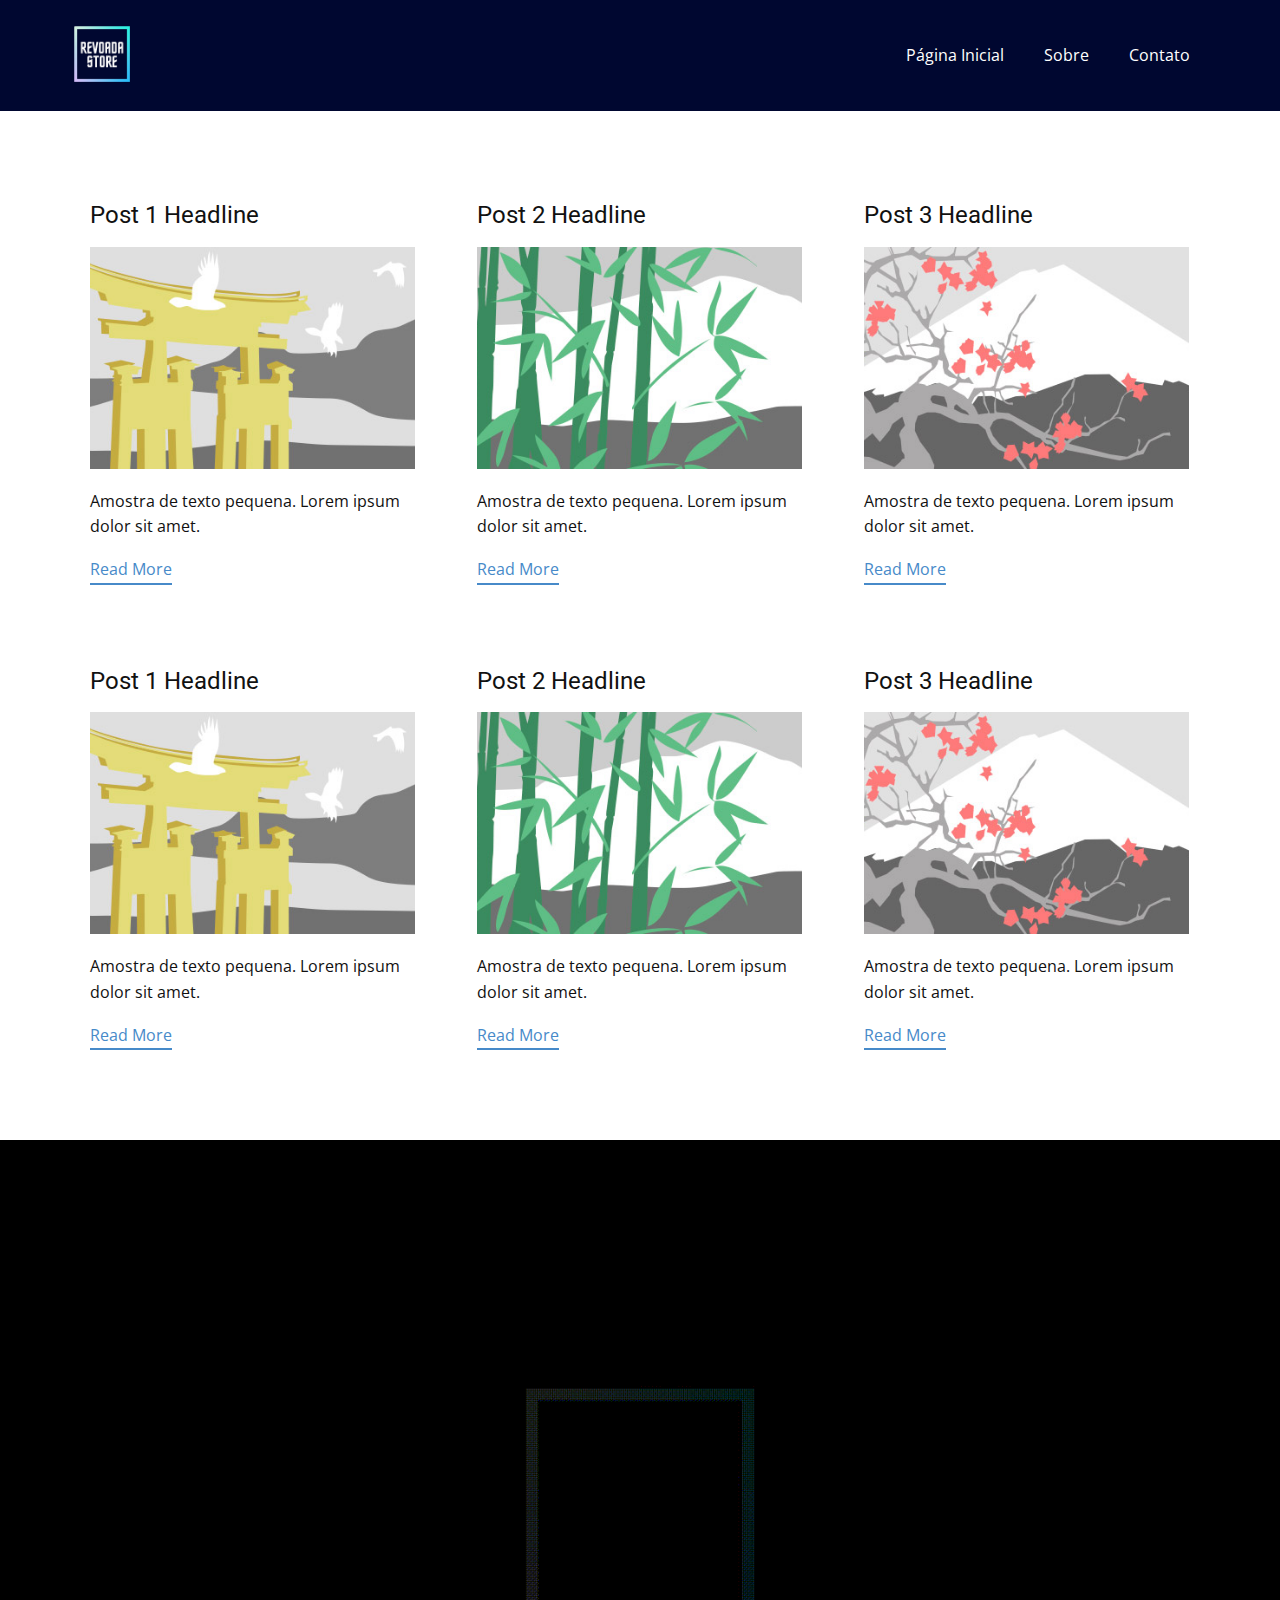
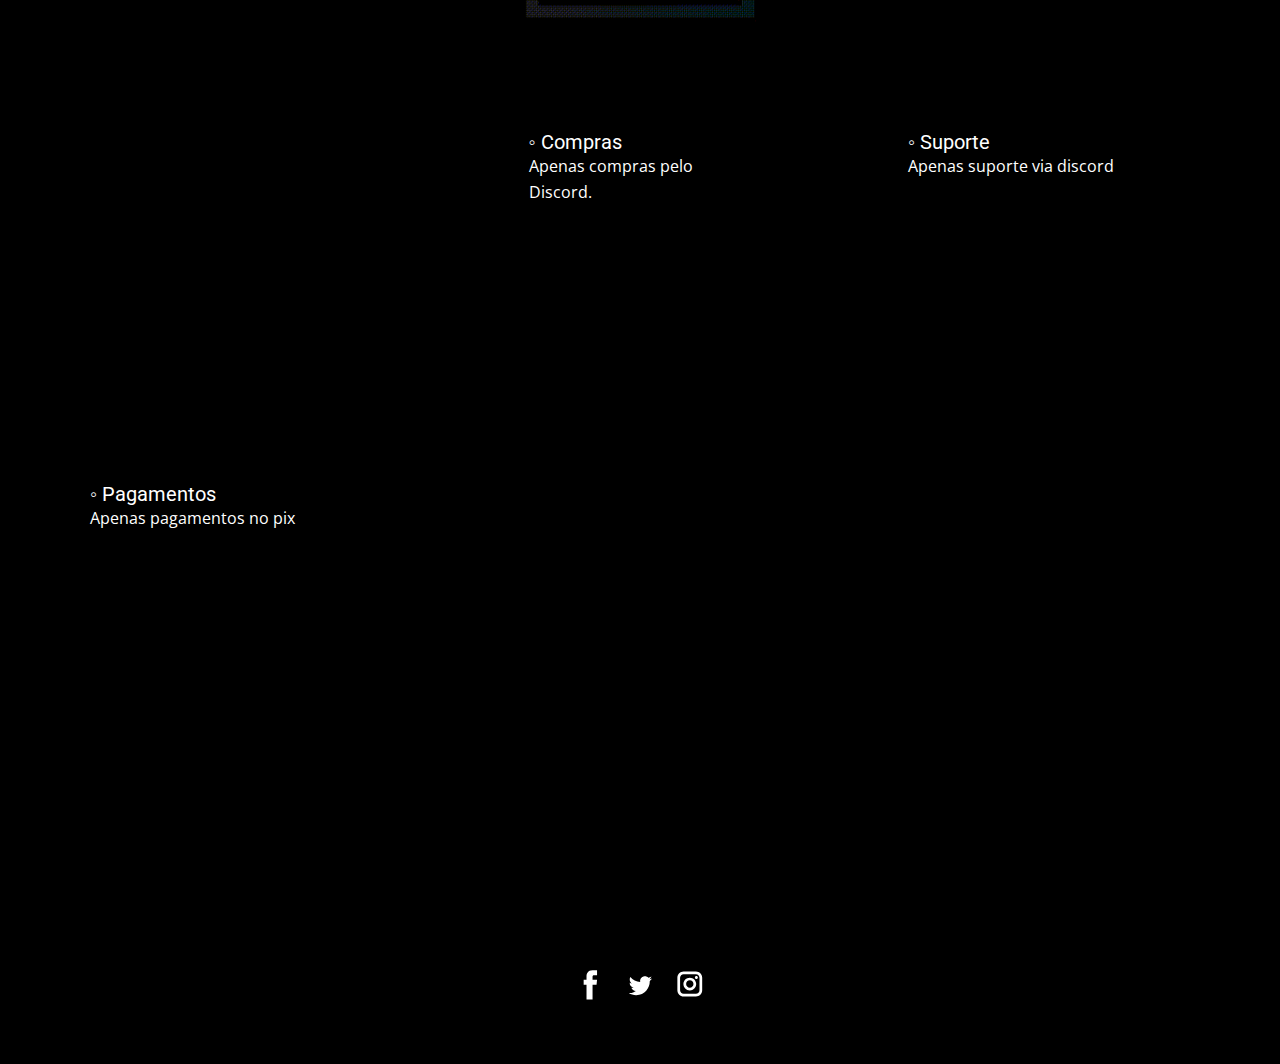
<file: blog/blog.html>
<html style="font-size: 16px;"><head>
    <meta name="viewport" content="width=device-width, initial-scale=1.0">
    <meta charset="utf-8">
    <meta name="keywords" content="">
    <meta name="description" content="">
    <meta name="page_type" content="np-template-header-footer-from-plugin">
    <title>Blog Template</title>
    <link rel="stylesheet" href="../nicepage.css" media="screen">
<link rel="stylesheet" href="../Blog-Template.css" media="screen">
    <script class="u-script" type="text/javascript" src="../jquery.js" defer=""></script>
    <script class="u-script" type="text/javascript" src="../nicepage.js" defer=""></script>
    <meta name="generator" content="Nicepage 4.4.3, nicepage.com">
    <link id="u-theme-google-font" rel="stylesheet" href="https://fonts.googleapis.com/css?family=Roboto:100,100i,300,300i,400,400i,500,500i,700,700i,900,900i|Open+Sans:300,300i,400,400i,600,600i,700,700i,800,800i">
    
    
    <script type="application/ld+json">{
		"@context": "http://schema.org",
		"@type": "Organization",
		"name": "",
		"logo": "images/Revoada_Store-removebg-preview1.png",
		"sameAs": [
				"https://www.facebook.com/profile.php?id=100078234300499",
				"https://twitter.com/name",
				"https://www.instagram.com/revoadastore7/"
		]
}</script>
    <meta name="theme-color" content="#478ac9">
    <meta name="twitter:site" content="@">
    <meta name="twitter:card" content="summary_large_image">
    <meta name="twitter:title" content="Blog Template">
    <meta name="twitter:description" content="">
  </head>
  <body class="u-body u-xl-mode"><header class="u-clearfix u-custom-color-1 u-header u-header" id="sec-4371"><div class="u-clearfix u-sheet u-sheet-1">
        <a href="https://revoadastore.glitch.me/" class="u-image u-logo u-image-1" data-image-width="500" data-image-height="500" title="Revoada Store">
          <img src="../images/Revoada_Store-removebg-preview1.png" class="u-logo-image u-logo-image-1">
        </a>
        <nav class="u-menu u-menu-dropdown u-offcanvas u-menu-1">
          <div class="menu-collapse" style="font-size: 1rem; letter-spacing: 0px;">
            <a class="u-button-style u-custom-left-right-menu-spacing u-custom-padding-bottom u-custom-top-bottom-menu-spacing u-nav-link u-text-active-palette-1-base u-text-hover-palette-2-base" href="#" style="padding: 11px 0px; font-size: calc(1em + 24px);">
              <svg class="u-svg-link" viewBox="0 0 24 24"><use xmlns:xlink="http://www.w3.org/1999/xlink" xlink:href="#menu-hamburger"></use></svg>
              <svg class="u-svg-content" version="1.1" id="menu-hamburger" viewBox="0 0 16 16" x="0px" y="0px" xmlns:xlink="http://www.w3.org/1999/xlink" xmlns="http://www.w3.org/2000/svg"><g><rect y="1" width="16" height="2"></rect><rect y="7" width="16" height="2"></rect><rect y="13" width="16" height="2"></rect>
</g></svg>
            </a>
          </div>
          <div class="u-custom-menu u-nav-container">
            <ul class="u-nav u-unstyled u-nav-1"><li class="u-nav-item"><a class="u-button-style u-nav-link u-text-active-palette-1-base u-text-hover-palette-2-base" href="../Página-Inicial.html" style="padding: 10px 20px;">Página Inicial</a>
</li><li class="u-nav-item"><a class="u-button-style u-nav-link u-text-active-palette-1-base u-text-hover-palette-2-base" href="../Sobre.html" style="padding: 10px 20px;">Sobre</a>
</li><li class="u-nav-item"><a class="u-button-style u-nav-link u-text-active-palette-1-base u-text-hover-palette-2-base" href="../Contato.html" style="padding: 10px 20px;">Contato</a>
</li></ul>
          </div>
          <div class="u-custom-menu u-nav-container-collapse">
            <div class="u-black u-container-style u-inner-container-layout u-opacity u-opacity-95 u-sidenav">
              <div class="u-inner-container-layout u-sidenav-overflow">
                <div class="u-menu-close"></div>
                <ul class="u-align-center u-nav u-popupmenu-items u-unstyled u-nav-2"><li class="u-nav-item"><a class="u-button-style u-nav-link" href="../Página-Inicial.html" style="padding: 10px 20px;">Página Inicial</a>
</li><li class="u-nav-item"><a class="u-button-style u-nav-link" href="../Sobre.html" style="padding: 10px 20px;">Sobre</a>
</li><li class="u-nav-item"><a class="u-button-style u-nav-link" href="../Contato.html" style="padding: 10px 20px;">Contato</a>
</li></ul>
              </div>
            </div>
            <div class="u-black u-menu-overlay u-opacity u-opacity-70"></div>
          </div>
        </nav>
      </div></header>
    <section class="u-clearfix u-section-1" id="sec-f998">
      <div class="u-clearfix u-sheet u-valign-middle u-sheet-1"><!--blog--><!--blog_options_json--><!--{"type":"Recent","source":"","tags":"","count":""}--><!--/blog_options_json-->
        <div class="u-blog u-expanded-width u-repeater u-repeater-1"><!--blog_post-->
          <div class="u-blog-post u-container-style u-repeater-item u-white u-repeater-item-1">
            <div class="u-container-layout u-similar-container u-valign-top u-container-layout-1"><!--blog_post_header-->
              <h4 class="u-blog-control u-text u-text-1">
                <a class="u-post-header-link" href="../blog/post-5.html"><!--blog_post_header_content-->Post 1 Headline<!--/blog_post_header_content--></a>
              </h4><!--/blog_post_header--><!--blog_post_image-->
              <a class="u-post-header-link" href="../blog/post-5.html"><img alt="" class="u-blog-control u-expanded-width u-image u-image-default u-image-1" src="[data-uri]"></a><!--/blog_post_image--><!--blog_post_content-->
              <div class="u-blog-control u-post-content u-text u-text-2 fr-view">Amostra de texto pequena. Lorem ipsum dolor sit amet.</div><!--/blog_post_content--><!--blog_post_readmore-->
              <a href="../blog/post-5.html" class="u-blog-control u-border-2 u-border-palette-1-base u-btn u-btn-rectangle u-button-style u-none u-btn-1"><!--blog_post_readmore_content--><!--options_json--><!--{"content":"Read More","defaultValue":"Ler Mais"}--><!--/options_json-->Read More<!--/blog_post_readmore_content--></a><!--/blog_post_readmore-->
            </div>
          </div><div class="u-blog-post u-container-style u-repeater-item u-video-cover u-white">
            <div class="u-container-layout u-similar-container u-valign-top u-container-layout-2"><!--blog_post_header-->
              <h4 class="u-blog-control u-text u-text-3">
                <a class="u-post-header-link" href="../blog/post-4.html"><!--blog_post_header_content-->Post 2 Headline<!--/blog_post_header_content--></a>
              </h4><!--/blog_post_header--><!--blog_post_image-->
              <a class="u-post-header-link" href="../blog/post-4.html"><img alt="" class="u-blog-control u-expanded-width u-image u-image-default u-image-2" src="[data-uri]"></a><!--/blog_post_image--><!--blog_post_content-->
              <div class="u-blog-control u-post-content u-text u-text-4 fr-view">Amostra de texto pequena. Lorem ipsum dolor sit amet.</div><!--/blog_post_content--><!--blog_post_readmore-->
              <a href="../blog/post-4.html" class="u-blog-control u-border-2 u-border-palette-1-base u-btn u-btn-rectangle u-button-style u-none u-btn-2"><!--blog_post_readmore_content--><!--options_json--><!--{"content":"Read More","defaultValue":"Ler Mais"}--><!--/options_json-->Read More<!--/blog_post_readmore_content--></a><!--/blog_post_readmore-->
            </div>
          </div><div class="u-blog-post u-container-style u-repeater-item u-video-cover u-white">
            <div class="u-container-layout u-similar-container u-valign-top u-container-layout-3"><!--blog_post_header-->
              <h4 class="u-blog-control u-text u-text-5">
                <a class="u-post-header-link" href="../blog/post-3.html"><!--blog_post_header_content-->Post 3 Headline<!--/blog_post_header_content--></a>
              </h4><!--/blog_post_header--><!--blog_post_image-->
              <a class="u-post-header-link" href="../blog/post-3.html"><img alt="" class="u-blog-control u-expanded-width u-image u-image-default u-image-3" src="[data-uri]"></a><!--/blog_post_image--><!--blog_post_content-->
              <div class="u-blog-control u-post-content u-text u-text-6 fr-view">Amostra de texto pequena. Lorem ipsum dolor sit amet.</div><!--/blog_post_content--><!--blog_post_readmore-->
              <a href="../blog/post-3.html" class="u-blog-control u-border-2 u-border-palette-1-base u-btn u-btn-rectangle u-button-style u-none u-btn-3"><!--blog_post_readmore_content--><!--options_json--><!--{"content":"Read More","defaultValue":"Ler Mais"}--><!--/options_json-->Read More<!--/blog_post_readmore_content--></a><!--/blog_post_readmore-->
            </div>
          </div><div class="u-blog-post u-container-style u-repeater-item u-white u-repeater-item-1">
            <div class="u-container-layout u-similar-container u-valign-top u-container-layout-1"><!--blog_post_header-->
              <h4 class="u-blog-control u-text u-text-1">
                <a class="u-post-header-link" href="../blog/post-2.html"><!--blog_post_header_content-->Post 1 Headline<!--/blog_post_header_content--></a>
              </h4><!--/blog_post_header--><!--blog_post_image-->
              <a class="u-post-header-link" href="../blog/post-2.html"><img alt="" class="u-blog-control u-expanded-width u-image u-image-default u-image-1" src="[data-uri]"></a><!--/blog_post_image--><!--blog_post_content-->
              <div class="u-blog-control u-post-content u-text u-text-2 fr-view">Amostra de texto pequena. Lorem ipsum dolor sit amet.</div><!--/blog_post_content--><!--blog_post_readmore-->
              <a href="../blog/post-2.html" class="u-blog-control u-border-2 u-border-palette-1-base u-btn u-btn-rectangle u-button-style u-none u-btn-1"><!--blog_post_readmore_content--><!--options_json--><!--{"content":"Read More","defaultValue":"Ler Mais"}--><!--/options_json-->Read More<!--/blog_post_readmore_content--></a><!--/blog_post_readmore-->
            </div>
          </div><div class="u-blog-post u-container-style u-repeater-item u-video-cover u-white">
            <div class="u-container-layout u-similar-container u-valign-top u-container-layout-2"><!--blog_post_header-->
              <h4 class="u-blog-control u-text u-text-3">
                <a class="u-post-header-link" href="../blog/post-1.html"><!--blog_post_header_content-->Post 2 Headline<!--/blog_post_header_content--></a>
              </h4><!--/blog_post_header--><!--blog_post_image-->
              <a class="u-post-header-link" href="../blog/post-1.html"><img alt="" class="u-blog-control u-expanded-width u-image u-image-default u-image-2" src="[data-uri]"></a><!--/blog_post_image--><!--blog_post_content-->
              <div class="u-blog-control u-post-content u-text u-text-4 fr-view">Amostra de texto pequena. Lorem ipsum dolor sit amet.</div><!--/blog_post_content--><!--blog_post_readmore-->
              <a href="../blog/post-1.html" class="u-blog-control u-border-2 u-border-palette-1-base u-btn u-btn-rectangle u-button-style u-none u-btn-2"><!--blog_post_readmore_content--><!--options_json--><!--{"content":"Read More","defaultValue":"Ler Mais"}--><!--/options_json-->Read More<!--/blog_post_readmore_content--></a><!--/blog_post_readmore-->
            </div>
          </div><div class="u-blog-post u-container-style u-repeater-item u-video-cover u-white">
            <div class="u-container-layout u-similar-container u-valign-top u-container-layout-3"><!--blog_post_header-->
              <h4 class="u-blog-control u-text u-text-5">
                <a class="u-post-header-link" href="../blog/post.html"><!--blog_post_header_content-->Post 3 Headline<!--/blog_post_header_content--></a>
              </h4><!--/blog_post_header--><!--blog_post_image-->
              <a class="u-post-header-link" href="../blog/post.html"><img alt="" class="u-blog-control u-expanded-width u-image u-image-default u-image-3" src="[data-uri]"></a><!--/blog_post_image--><!--blog_post_content-->
              <div class="u-blog-control u-post-content u-text u-text-6 fr-view">Amostra de texto pequena. Lorem ipsum dolor sit amet.</div><!--/blog_post_content--><!--blog_post_readmore-->
              <a href="../blog/post.html" class="u-blog-control u-border-2 u-border-palette-1-base u-btn u-btn-rectangle u-button-style u-none u-btn-3"><!--blog_post_readmore_content--><!--options_json--><!--{"content":"Read More","defaultValue":"Ler Mais"}--><!--/options_json-->Read More<!--/blog_post_readmore_content--></a><!--/blog_post_readmore-->
            </div>
          </div><!--/blog_post--><!--blog_post-->
          <!--/blog_post--><!--blog_post-->
          <!--/blog_post-->
        </div><!--/blog-->
      </div>
    </section>
    
    
    <footer class="u-align-center-sm u-align-center-xs u-clearfix u-custom-color-3 u-footer" id="sec-331a"><div class="u-clearfix u-sheet u-sheet-1">
        <a href="https://revoadastore.glitch.me/" class="u-image u-logo u-image-1" data-image-width="500" data-image-height="500" title="Revoada Store">
          <img src="../images/Revoada-Store.gif" class="u-logo-image u-logo-image-1">
        </a>
        <div class="u-clearfix u-expanded-width-lg u-expanded-width-md u-expanded-width-xl u-gutter-30 u-layout-wrap u-layout-wrap-1">
          <div class="u-gutter-0 u-layout">
            <div class="u-layout-row">
              <div class="u-align-center-sm u-align-center-xs u-align-left-lg u-align-left-md u-align-left-xl u-container-style u-layout-cell u-left-cell u-size-20 u-layout-cell-1">
                <div class="u-container-layout u-valign-bottom-sm u-valign-bottom-xs u-valign-middle-xl u-container-layout-1"><!--position-->
                  <div data-position="" class="u-position u-position-1"><!--block-->
                    <div class="u-block">
                      <div class="u-block-container u-clearfix"><!--block_header-->
                        <h5 class="u-block-header u-text"><!--block_header_content--> ◦ Pagamentos<!--/block_header_content--></h5><!--/block_header--><!--block_content-->
                        <div class="u-block-content u-text"><!--block_content_content-->Apenas pagamentos no pix<!--/block_content_content--></div><!--/block_content-->
                      </div>
                    </div><!--/block-->
                  </div><!--/position-->
                </div>
              </div>
              <div class="u-align-center-sm u-align-center-xs u-align-left-lg u-align-left-md u-align-left-xl u-container-style u-layout-cell u-size-20 u-layout-cell-2">
                <div class="u-container-layout u-valign-bottom-sm u-valign-bottom-xs u-container-layout-2"><!--position-->
                  <div data-position="" class="u-position u-position-2"><!--block-->
                    <div class="u-block">
                      <div class="u-block-container u-clearfix"><!--block_header-->
                        <h5 class="u-block-header u-text"><!--block_header_content-->◦ Compras<!--/block_header_content--></h5><!--/block_header--><!--block_content-->
                        <div class="u-block-content u-text"><!--block_content_content--> Apenas compras pelo Discord. <!--/block_content_content--></div><!--/block_content-->
                      </div>
                    </div><!--/block-->
                  </div><!--/position-->
                </div>
              </div>
              <div class="u-align-center-sm u-align-center-xs u-align-left-lg u-align-left-md u-align-left-xl u-container-style u-layout-cell u-size-20 u-layout-cell-3">
                <div class="u-container-layout u-valign-bottom-lg u-valign-bottom-md u-valign-top-sm u-valign-top-xs u-container-layout-3"><!--position-->
                  <div data-position="" class="u-position u-position-3"><!--block-->
                    <div class="u-block">
                      <div class="u-block-container u-clearfix"><!--block_header-->
                        <h5 class="u-block-header u-text"><!--block_header_content--> ◦ Suporte<!--/block_header_content--></h5><!--/block_header--><!--block_content-->
                        <div class="u-block-content u-text"><!--block_content_content-->Apenas suporte via discord<!--/block_content_content--></div><!--/block_content-->
                      </div>
                    </div><!--/block-->
                  </div><!--/position-->
                </div>
              </div>
            </div>
          </div>
        </div>
        <div class="u-social-icons u-spacing-10 u-social-icons-1">
          <a class="u-social-url" title="facebook" target="_blank" href="https://www.facebook.com/profile.php?id=100078234300499"><span class="u-icon u-social-facebook u-social-icon u-text-black u-icon-1"><svg class="u-svg-link" preserveAspectRatio="xMidYMin slice" viewBox="0 0 112 112" style=""><use xmlns:xlink="http://www.w3.org/1999/xlink" xlink:href="#svg-3583"></use></svg><svg class="u-svg-content" viewBox="0 0 112 112" x="0" y="0" id="svg-3583"><circle fill="currentColor" cx="56.1" cy="56.1" r="55"></circle><path fill="#FFFFFF" d="M73.5,31.6h-9.1c-1.4,0-3.6,0.8-3.6,3.9v8.5h12.6L72,58.3H60.8v40.8H43.9V58.3h-8V43.9h8v-9.2
c0-6.7,3.1-17,17-17h12.5v13.9H73.5z"></path></svg></span>
          </a>
          <a class="u-social-url" title="twitter" target="_blank" href="https://twitter.com/name"><span class="u-icon u-social-icon u-social-twitter u-text-black u-icon-2"><svg class="u-svg-link" preserveAspectRatio="xMidYMin slice" viewBox="0 0 112 112" style=""><use xmlns:xlink="http://www.w3.org/1999/xlink" xlink:href="#svg-cb79"></use></svg><svg class="u-svg-content" viewBox="0 0 112 112" x="0" y="0" id="svg-cb79"><circle fill="currentColor" class="st0" cx="56.1" cy="56.1" r="55"></circle><path fill="#FFFFFF" d="M83.8,47.3c0,0.6,0,1.2,0,1.7c0,17.7-13.5,38.2-38.2,38.2C38,87.2,31,85,25,81.2c1,0.1,2.1,0.2,3.2,0.2
c6.3,0,12.1-2.1,16.7-5.7c-5.9-0.1-10.8-4-12.5-9.3c0.8,0.2,1.7,0.2,2.5,0.2c1.2,0,2.4-0.2,3.5-0.5c-6.1-1.2-10.8-6.7-10.8-13.1
c0-0.1,0-0.1,0-0.2c1.8,1,3.9,1.6,6.1,1.7c-3.6-2.4-6-6.5-6-11.2c0-2.5,0.7-4.8,1.8-6.7c6.6,8.1,16.5,13.5,27.6,14
c-0.2-1-0.3-2-0.3-3.1c0-7.4,6-13.4,13.4-13.4c3.9,0,7.3,1.6,9.8,4.2c3.1-0.6,5.9-1.7,8.5-3.3c-1,3.1-3.1,5.8-5.9,7.4
c2.7-0.3,5.3-1,7.7-2.1C88.7,43,86.4,45.4,83.8,47.3z"></path></svg></span>
          </a>
          <a class="u-social-url" title="instagram" target="_blank" href="https://www.instagram.com/revoadastore7/"><span class="u-icon u-social-icon u-social-instagram u-text-black u-icon-3"><svg class="u-svg-link" preserveAspectRatio="xMidYMin slice" viewBox="0 0 112 112" style=""><use xmlns:xlink="http://www.w3.org/1999/xlink" xlink:href="#svg-251b"></use></svg><svg class="u-svg-content" viewBox="0 0 112 112" x="0" y="0" id="svg-251b"><circle fill="currentColor" cx="56.1" cy="56.1" r="55"></circle><path fill="#FFFFFF" d="M55.9,38.2c-9.9,0-17.9,8-17.9,17.9C38,66,46,74,55.9,74c9.9,0,17.9-8,17.9-17.9C73.8,46.2,65.8,38.2,55.9,38.2
z M55.9,66.4c-5.7,0-10.3-4.6-10.3-10.3c-0.1-5.7,4.6-10.3,10.3-10.3c5.7,0,10.3,4.6,10.3,10.3C66.2,61.8,61.6,66.4,55.9,66.4z"></path><path fill="#FFFFFF" d="M74.3,33.5c-2.3,0-4.2,1.9-4.2,4.2s1.9,4.2,4.2,4.2s4.2-1.9,4.2-4.2S76.6,33.5,74.3,33.5z"></path><path fill="#FFFFFF" d="M73.1,21.3H38.6c-9.7,0-17.5,7.9-17.5,17.5v34.5c0,9.7,7.9,17.6,17.5,17.6h34.5c9.7,0,17.5-7.9,17.5-17.5V38.8
C90.6,29.1,82.7,21.3,73.1,21.3z M83,73.3c0,5.5-4.5,9.9-9.9,9.9H38.6c-5.5,0-9.9-4.5-9.9-9.9V38.8c0-5.5,4.5-9.9,9.9-9.9h34.5
c5.5,0,9.9,4.5,9.9,9.9V73.3z"></path></svg></span>
</body></html>
</file>
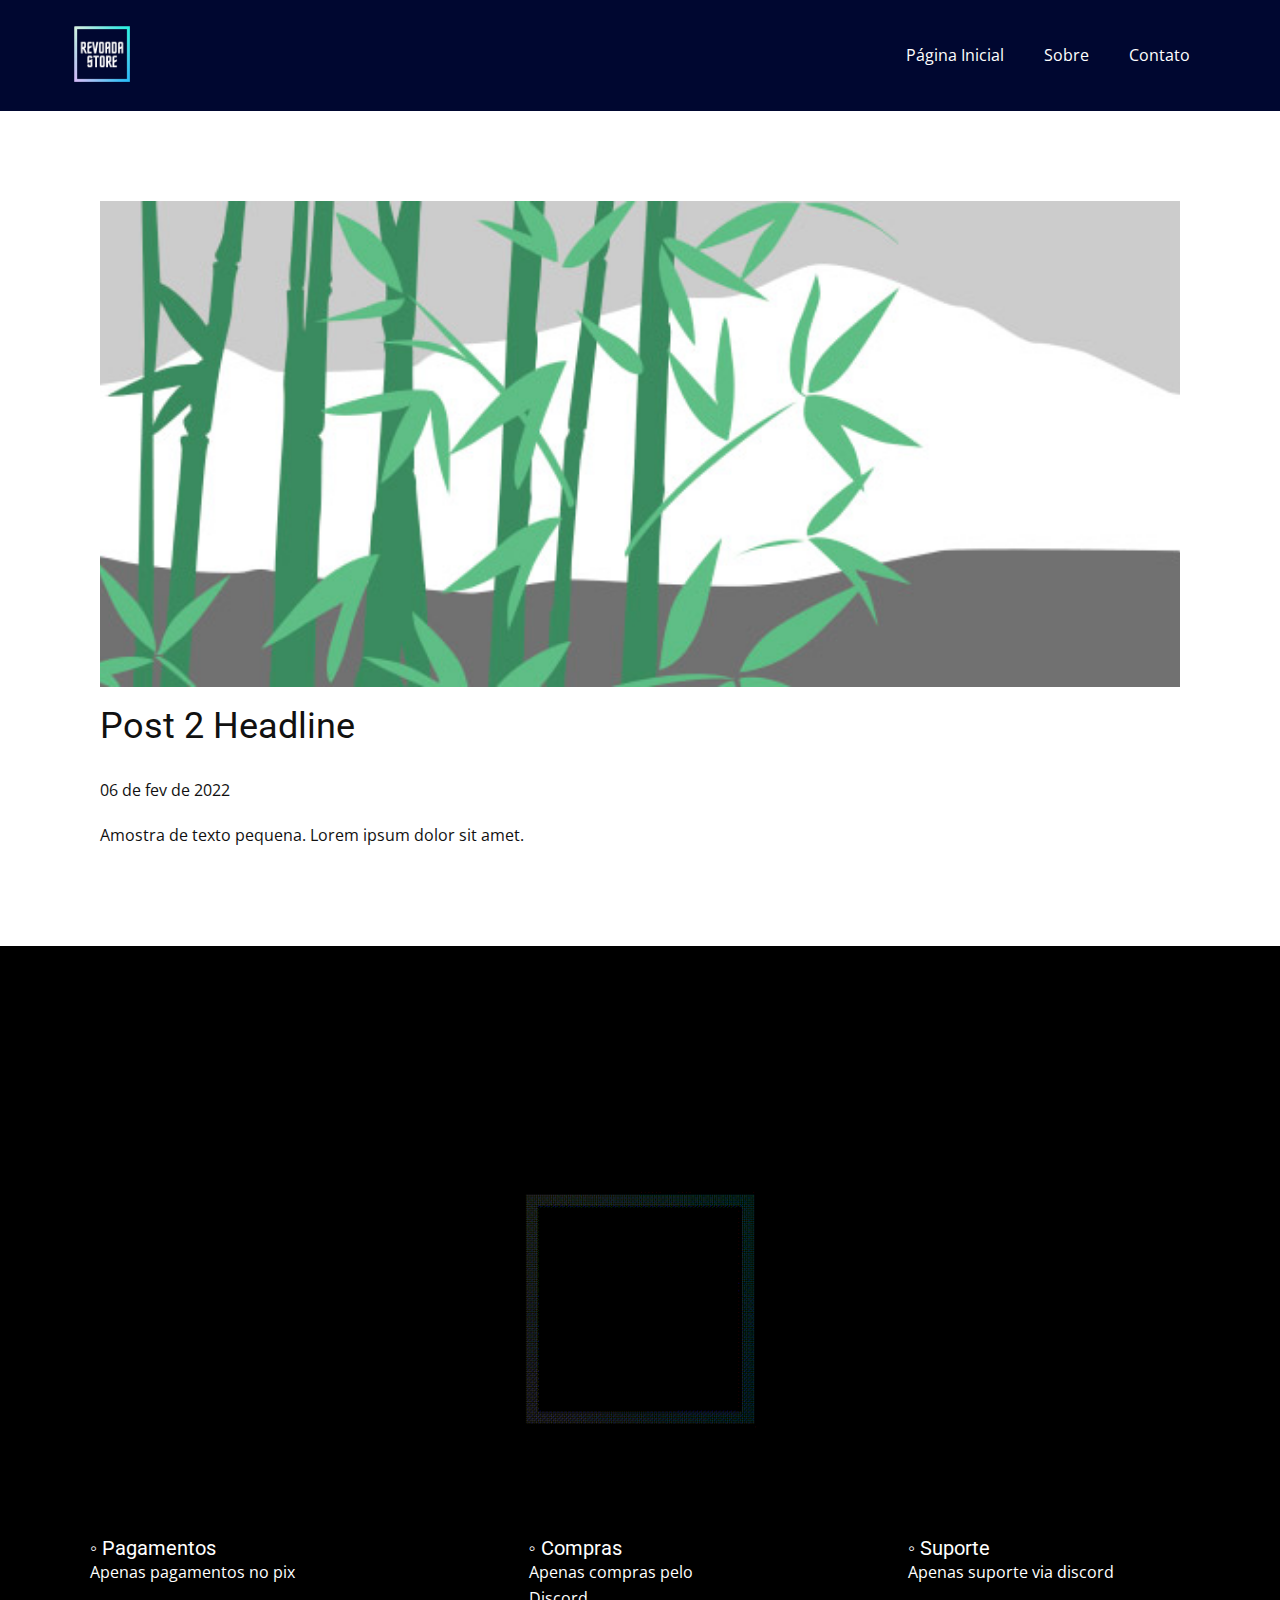
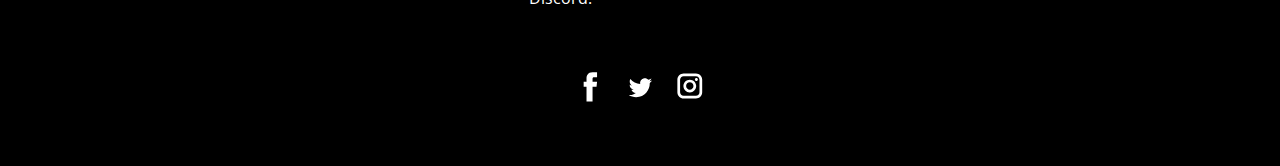
<file: blog/post-1.html>
<!doctype html>
<html style="font-size: 16px;"><head>
    <meta name="viewport" content="width=device-width, initial-scale=1.0">
    <meta charset="utf-8">
    <meta name="keywords" content="Post 1 Headline">
    <meta name="description" content="">
    <meta name="page_type" content="np-template-header-footer-from-plugin">
    <title>Post 2 Headline</title>
    <link rel="stylesheet" href="../nicepage.css" media="screen">
<link rel="stylesheet" href="../Post-Template.css" media="screen">
    <script class="u-script" type="text/javascript" src="../jquery.js" defer=""></script>
    <script class="u-script" type="text/javascript" src="../nicepage.js" defer=""></script>
    <meta name="generator" content="Nicepage 4.4.3, nicepage.com">
    <link id="u-theme-google-font" rel="stylesheet" href="https://fonts.googleapis.com/css?family=Roboto:100,100i,300,300i,400,400i,500,500i,700,700i,900,900i|Open+Sans:300,300i,400,400i,600,600i,700,700i,800,800i">
    
    
    <script type="application/ld+json">{
		"@context": "http://schema.org",
		"@type": "Organization",
		"name": "",
		"logo": "images/Revoada_Store-removebg-preview1.png",
		"sameAs": [
				"https://www.facebook.com/profile.php?id=100078234300499",
				"https://twitter.com/name",
				"https://www.instagram.com/revoadastore7/"
		]
}</script>
    <meta name="theme-color" content="#478ac9">
    <meta name="twitter:site" content="@">
    <meta name="twitter:card" content="summary_large_image">
    <meta name="twitter:title" content="Post Template">
    <meta name="twitter:description" content="">
  </head>
  <body class="u-body u-xl-mode"><header class="u-clearfix u-custom-color-1 u-header u-header" id="sec-4371"><div class="u-clearfix u-sheet u-sheet-1">
        <a href="https://revoadastore.glitch.me/" class="u-image u-logo u-image-1" data-image-width="500" data-image-height="500" title="Revoada Store">
          <img src="../images/Revoada_Store-removebg-preview1.png" class="u-logo-image u-logo-image-1">
        </a>
        <nav class="u-menu u-menu-dropdown u-offcanvas u-menu-1">
          <div class="menu-collapse" style="font-size: 1rem; letter-spacing: 0px;">
            <a class="u-button-style u-custom-left-right-menu-spacing u-custom-padding-bottom u-custom-top-bottom-menu-spacing u-nav-link u-text-active-palette-1-base u-text-hover-palette-2-base" href="#" style="padding: 11px 0px; font-size: calc(1em + 24px);">
              <svg class="u-svg-link" viewBox="0 0 24 24"><use xmlns:xlink="http://www.w3.org/1999/xlink" xlink:href="#menu-hamburger"></use></svg>
              <svg class="u-svg-content" version="1.1" id="menu-hamburger" viewBox="0 0 16 16" x="0px" y="0px" xmlns:xlink="http://www.w3.org/1999/xlink" xmlns="http://www.w3.org/2000/svg"><g><rect y="1" width="16" height="2"></rect><rect y="7" width="16" height="2"></rect><rect y="13" width="16" height="2"></rect>
</g></svg>
            </a>
          </div>
          <div class="u-custom-menu u-nav-container">
            <ul class="u-nav u-unstyled u-nav-1"><li class="u-nav-item"><a class="u-button-style u-nav-link u-text-active-palette-1-base u-text-hover-palette-2-base" href="../Página-Inicial.html" style="padding: 10px 20px;">Página Inicial</a>
</li><li class="u-nav-item"><a class="u-button-style u-nav-link u-text-active-palette-1-base u-text-hover-palette-2-base" href="../Sobre.html" style="padding: 10px 20px;">Sobre</a>
</li><li class="u-nav-item"><a class="u-button-style u-nav-link u-text-active-palette-1-base u-text-hover-palette-2-base" href="../Contato.html" style="padding: 10px 20px;">Contato</a>
</li></ul>
          </div>
          <div class="u-custom-menu u-nav-container-collapse">
            <div class="u-black u-container-style u-inner-container-layout u-opacity u-opacity-95 u-sidenav">
              <div class="u-inner-container-layout u-sidenav-overflow">
                <div class="u-menu-close"></div>
                <ul class="u-align-center u-nav u-popupmenu-items u-unstyled u-nav-2"><li class="u-nav-item"><a class="u-button-style u-nav-link" href="../Página-Inicial.html" style="padding: 10px 20px;">Página Inicial</a>
</li><li class="u-nav-item"><a class="u-button-style u-nav-link" href="../Sobre.html" style="padding: 10px 20px;">Sobre</a>
</li><li class="u-nav-item"><a class="u-button-style u-nav-link" href="../Contato.html" style="padding: 10px 20px;">Contato</a>
</li></ul>
              </div>
            </div>
            <div class="u-black u-menu-overlay u-opacity u-opacity-70"></div>
          </div>
        </nav>
      </div></header>
    <section class="u-align-center u-clearfix u-section-1" id="sec-fc82">
      <div class="u-clearfix u-sheet u-valign-middle-md u-valign-middle-sm u-valign-middle-xs u-sheet-1"><!--post_details--><!--post_details_options_json--><!--{"source":""}--><!--/post_details_options_json--><!--blog_post-->
        <div class="u-container-style u-expanded-width u-post-details u-post-details-1">
          <div class="u-container-layout u-valign-middle u-container-layout-1"><!--blog_post_image-->
            <img alt="" class="u-blog-control u-expanded-width u-image u-image-default u-image-1" src="[data-uri]"><!--/blog_post_image--><!--blog_post_header-->
            <h2 class="u-blog-control u-text u-text-1">Post 2 Headline</h2><!--/blog_post_header--><!--blog_post_metadata-->
            <div class="u-blog-control u-metadata u-metadata-1"><!--blog_post_metadata_date-->
              <span class="u-meta-date u-meta-icon">06 de fev de 2022</span><!--/blog_post_metadata_date--><!--blog_post_metadata_category-->
              <!--/blog_post_metadata_category--><!--blog_post_metadata_comments-->
              <!--/blog_post_metadata_comments-->
            </div><!--/blog_post_metadata--><!--blog_post_content-->
            <div class="u-align-justify u-blog-control u-post-content u-text u-text-2 fr-view">
  Amostra de texto pequena. Lorem ipsum dolor sit amet.
  </div><!--/blog_post_content-->
          </div>
        </div><!--/blog_post--><!--/post_details-->
      </div>
    </section>
    
    
    <footer class="u-align-center-sm u-align-center-xs u-clearfix u-custom-color-3 u-footer" id="sec-331a"><div class="u-clearfix u-sheet u-sheet-1">
        <a href="https://revoadastore.glitch.me/" class="u-image u-logo u-image-1" data-image-width="500" data-image-height="500" title="Revoada Store">
          <img src="../images/Revoada-Store.gif" class="u-logo-image u-logo-image-1">
        </a>
        <div class="u-clearfix u-expanded-width-lg u-expanded-width-md u-expanded-width-xl u-gutter-30 u-layout-wrap u-layout-wrap-1">
          <div class="u-gutter-0 u-layout">
            <div class="u-layout-row">
              <div class="u-align-center-sm u-align-center-xs u-align-left-lg u-align-left-md u-align-left-xl u-container-style u-layout-cell u-left-cell u-size-20 u-layout-cell-1">
                <div class="u-container-layout u-valign-bottom-sm u-valign-bottom-xs u-valign-middle-xl u-container-layout-1"><!--position-->
                  <div data-position="" class="u-position u-position-1"><!--block-->
                    <div class="u-block">
                      <div class="u-block-container u-clearfix"><!--block_header-->
                        <h5 class="u-block-header u-text"><!--block_header_content--> ◦ Pagamentos<!--/block_header_content--></h5><!--/block_header--><!--block_content-->
                        <div class="u-block-content u-text"><!--block_content_content-->Apenas pagamentos no pix<!--/block_content_content--></div><!--/block_content-->
                      </div>
                    </div><!--/block-->
                  </div><!--/position-->
                </div>
              </div>
              <div class="u-align-center-sm u-align-center-xs u-align-left-lg u-align-left-md u-align-left-xl u-container-style u-layout-cell u-size-20 u-layout-cell-2">
                <div class="u-container-layout u-valign-bottom-sm u-valign-bottom-xs u-container-layout-2"><!--position-->
                  <div data-position="" class="u-position u-position-2"><!--block-->
                    <div class="u-block">
                      <div class="u-block-container u-clearfix"><!--block_header-->
                        <h5 class="u-block-header u-text"><!--block_header_content-->◦ Compras<!--/block_header_content--></h5><!--/block_header--><!--block_content-->
                        <div class="u-block-content u-text"><!--block_content_content--> Apenas compras pelo Discord. <!--/block_content_content--></div><!--/block_content-->
                      </div>
                    </div><!--/block-->
                  </div><!--/position-->
                </div>
              </div>
              <div class="u-align-center-sm u-align-center-xs u-align-left-lg u-align-left-md u-align-left-xl u-container-style u-layout-cell u-size-20 u-layout-cell-3">
                <div class="u-container-layout u-valign-bottom-lg u-valign-bottom-md u-valign-top-sm u-valign-top-xs u-container-layout-3"><!--position-->
                  <div data-position="" class="u-position u-position-3"><!--block-->
                    <div class="u-block">
                      <div class="u-block-container u-clearfix"><!--block_header-->
                        <h5 class="u-block-header u-text"><!--block_header_content--> ◦ Suporte<!--/block_header_content--></h5><!--/block_header--><!--block_content-->
                        <div class="u-block-content u-text"><!--block_content_content-->Apenas suporte via discord<!--/block_content_content--></div><!--/block_content-->
                      </div>
                    </div><!--/block-->
                  </div><!--/position-->
                </div>
              </div>
            </div>
          </div>
        </div>
        <div class="u-social-icons u-spacing-10 u-social-icons-1">
          <a class="u-social-url" title="facebook" target="_blank" href="https://www.facebook.com/profile.php?id=100078234300499"><span class="u-icon u-social-facebook u-social-icon u-text-black u-icon-1"><svg class="u-svg-link" preserveAspectRatio="xMidYMin slice" viewBox="0 0 112 112" style=""><use xmlns:xlink="http://www.w3.org/1999/xlink" xlink:href="#svg-3583"></use></svg><svg class="u-svg-content" viewBox="0 0 112 112" x="0" y="0" id="svg-3583"><circle fill="currentColor" cx="56.1" cy="56.1" r="55"></circle><path fill="#FFFFFF" d="M73.5,31.6h-9.1c-1.4,0-3.6,0.8-3.6,3.9v8.5h12.6L72,58.3H60.8v40.8H43.9V58.3h-8V43.9h8v-9.2
c0-6.7,3.1-17,17-17h12.5v13.9H73.5z"></path></svg></span>
          </a>
          <a class="u-social-url" title="twitter" target="_blank" href="https://twitter.com/name"><span class="u-icon u-social-icon u-social-twitter u-text-black u-icon-2"><svg class="u-svg-link" preserveAspectRatio="xMidYMin slice" viewBox="0 0 112 112" style=""><use xmlns:xlink="http://www.w3.org/1999/xlink" xlink:href="#svg-cb79"></use></svg><svg class="u-svg-content" viewBox="0 0 112 112" x="0" y="0" id="svg-cb79"><circle fill="currentColor" class="st0" cx="56.1" cy="56.1" r="55"></circle><path fill="#FFFFFF" d="M83.8,47.3c0,0.6,0,1.2,0,1.7c0,17.7-13.5,38.2-38.2,38.2C38,87.2,31,85,25,81.2c1,0.1,2.1,0.2,3.2,0.2
c6.3,0,12.1-2.1,16.7-5.7c-5.9-0.1-10.8-4-12.5-9.3c0.8,0.2,1.7,0.2,2.5,0.2c1.2,0,2.4-0.2,3.5-0.5c-6.1-1.2-10.8-6.7-10.8-13.1
c0-0.1,0-0.1,0-0.2c1.8,1,3.9,1.6,6.1,1.7c-3.6-2.4-6-6.5-6-11.2c0-2.5,0.7-4.8,1.8-6.7c6.6,8.1,16.5,13.5,27.6,14
c-0.2-1-0.3-2-0.3-3.1c0-7.4,6-13.4,13.4-13.4c3.9,0,7.3,1.6,9.8,4.2c3.1-0.6,5.9-1.7,8.5-3.3c-1,3.1-3.1,5.8-5.9,7.4
c2.7-0.3,5.3-1,7.7-2.1C88.7,43,86.4,45.4,83.8,47.3z"></path></svg></span>
          </a>
          <a class="u-social-url" title="instagram" target="_blank" href="https://www.instagram.com/revoadastore7/"><span class="u-icon u-social-icon u-social-instagram u-text-black u-icon-3"><svg class="u-svg-link" preserveAspectRatio="xMidYMin slice" viewBox="0 0 112 112" style=""><use xmlns:xlink="http://www.w3.org/1999/xlink" xlink:href="#svg-251b"></use></svg><svg class="u-svg-content" viewBox="0 0 112 112" x="0" y="0" id="svg-251b"><circle fill="currentColor" cx="56.1" cy="56.1" r="55"></circle><path fill="#FFFFFF" d="M55.9,38.2c-9.9,0-17.9,8-17.9,17.9C38,66,46,74,55.9,74c9.9,0,17.9-8,17.9-17.9C73.8,46.2,65.8,38.2,55.9,38.2
z M55.9,66.4c-5.7,0-10.3-4.6-10.3-10.3c-0.1-5.7,4.6-10.3,10.3-10.3c5.7,0,10.3,4.6,10.3,10.3C66.2,61.8,61.6,66.4,55.9,66.4z"></path><path fill="#FFFFFF" d="M74.3,33.5c-2.3,0-4.2,1.9-4.2,4.2s1.9,4.2,4.2,4.2s4.2-1.9,4.2-4.2S76.6,33.5,74.3,33.5z"></path><path fill="#FFFFFF" d="M73.1,21.3H38.6c-9.7,0-17.5,7.9-17.5,17.5v34.5c0,9.7,7.9,17.6,17.5,17.6h34.5c9.7,0,17.5-7.9,17.5-17.5V38.8
C90.6,29.1,82.7,21.3,73.1,21.3z M83,73.3c0,5.5-4.5,9.9-9.9,9.9H38.6c-5.5,0-9.9-4.5-9.9-9.9V38.8c0-5.5,4.5-9.9,9.9-9.9h34.5
c5.5,0,9.9,4.5,9.9,9.9V73.3z"></path></svg></span>
</body></html>
</file>
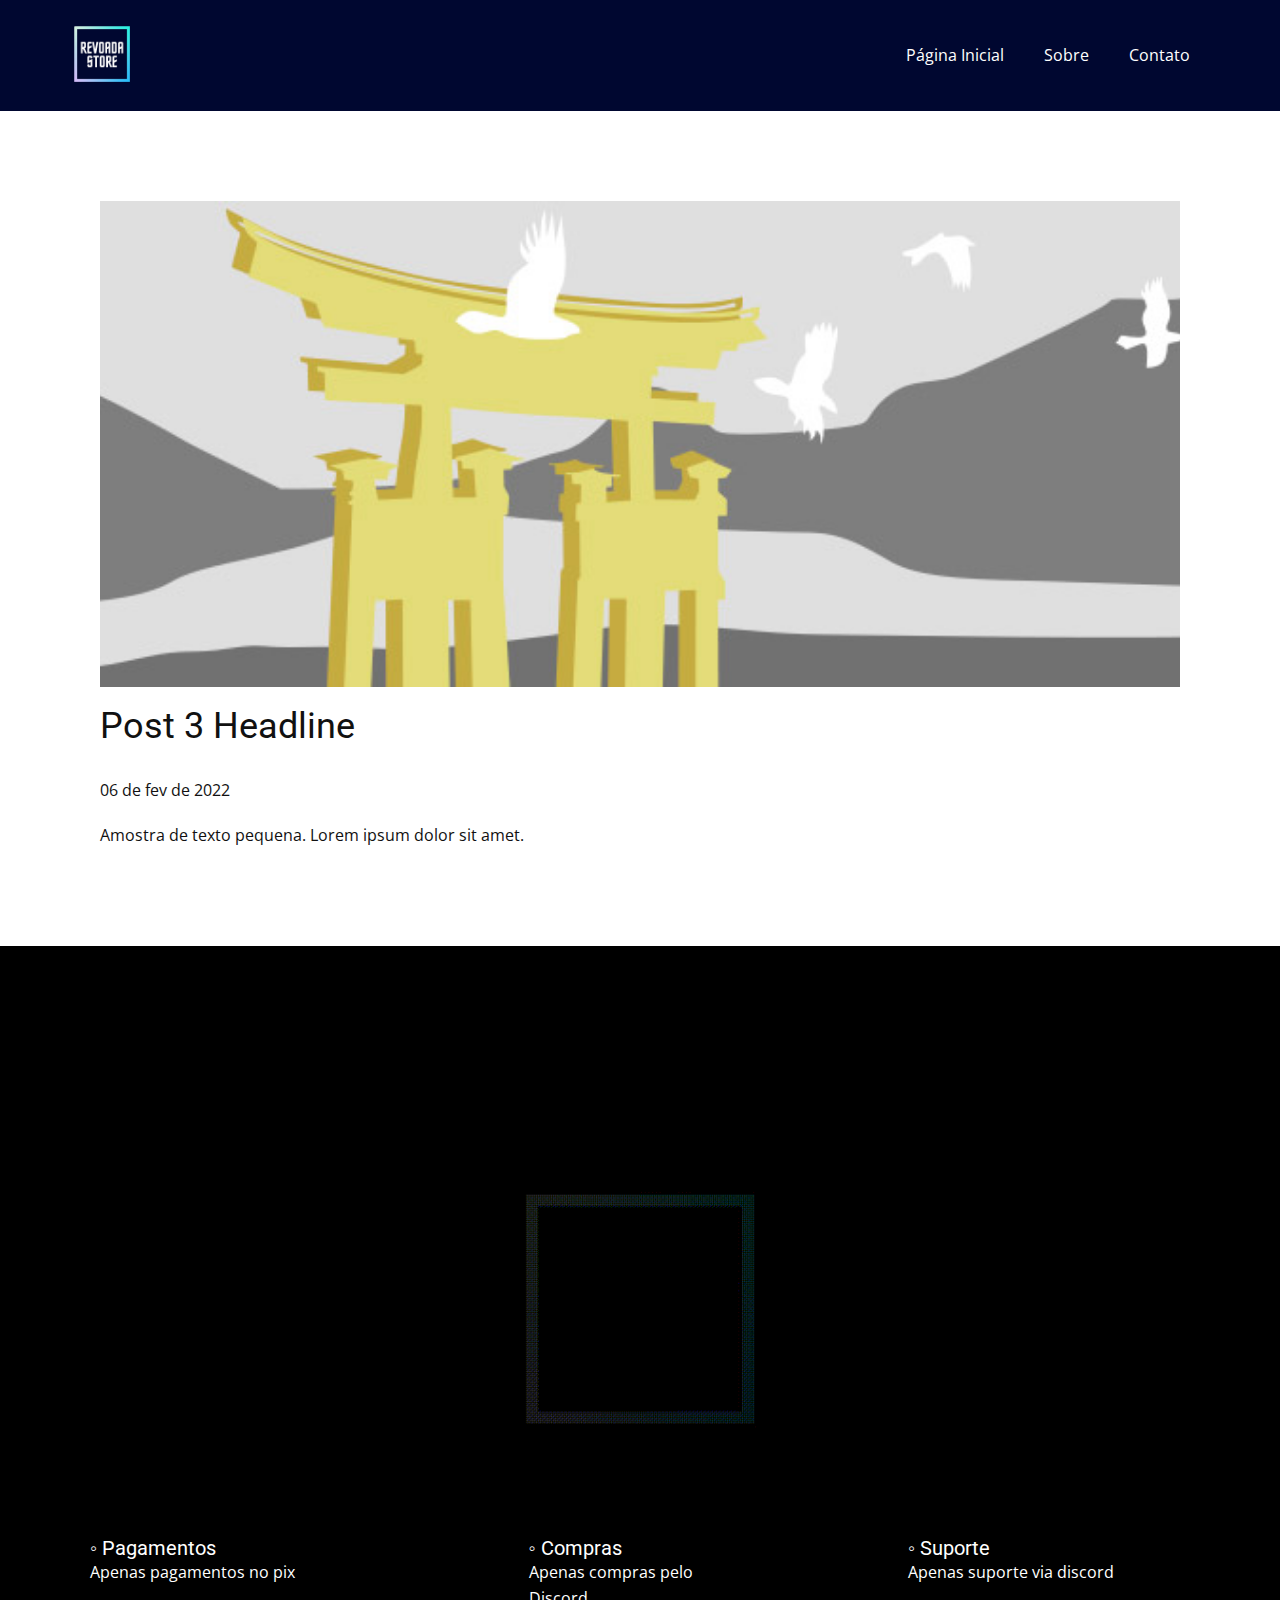
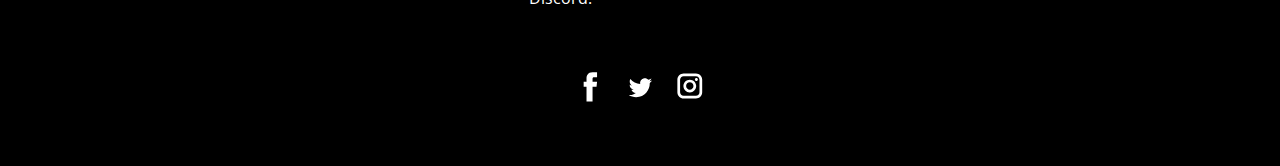
<file: blog/post-2.html>
<!doctype html>
<html style="font-size: 16px;"><head>
    <meta name="viewport" content="width=device-width, initial-scale=1.0">
    <meta charset="utf-8">
    <meta name="keywords" content="Post 1 Headline">
    <meta name="description" content="">
    <meta name="page_type" content="np-template-header-footer-from-plugin">
    <title>Post 3 Headline</title>
    <link rel="stylesheet" href="../nicepage.css" media="screen">
<link rel="stylesheet" href="../Post-Template.css" media="screen">
    <script class="u-script" type="text/javascript" src="../jquery.js" defer=""></script>
    <script class="u-script" type="text/javascript" src="../nicepage.js" defer=""></script>
    <meta name="generator" content="Nicepage 4.4.3, nicepage.com">
    <link id="u-theme-google-font" rel="stylesheet" href="https://fonts.googleapis.com/css?family=Roboto:100,100i,300,300i,400,400i,500,500i,700,700i,900,900i|Open+Sans:300,300i,400,400i,600,600i,700,700i,800,800i">
    
    
    <script type="application/ld+json">{
		"@context": "http://schema.org",
		"@type": "Organization",
		"name": "",
		"logo": "images/Revoada_Store-removebg-preview1.png",
		"sameAs": [
				"https://www.facebook.com/profile.php?id=100078234300499",
				"https://twitter.com/name",
				"https://www.instagram.com/revoadastore7/"
		]
}</script>
    <meta name="theme-color" content="#478ac9">
    <meta name="twitter:site" content="@">
    <meta name="twitter:card" content="summary_large_image">
    <meta name="twitter:title" content="Post Template">
    <meta name="twitter:description" content="">
  </head>
  <body class="u-body u-xl-mode"><header class="u-clearfix u-custom-color-1 u-header u-header" id="sec-4371"><div class="u-clearfix u-sheet u-sheet-1">
        <a href="https://revoadastore.glitch.me/" class="u-image u-logo u-image-1" data-image-width="500" data-image-height="500" title="Revoada Store">
          <img src="../images/Revoada_Store-removebg-preview1.png" class="u-logo-image u-logo-image-1">
        </a>
        <nav class="u-menu u-menu-dropdown u-offcanvas u-menu-1">
          <div class="menu-collapse" style="font-size: 1rem; letter-spacing: 0px;">
            <a class="u-button-style u-custom-left-right-menu-spacing u-custom-padding-bottom u-custom-top-bottom-menu-spacing u-nav-link u-text-active-palette-1-base u-text-hover-palette-2-base" href="#" style="padding: 11px 0px; font-size: calc(1em + 24px);">
              <svg class="u-svg-link" viewBox="0 0 24 24"><use xmlns:xlink="http://www.w3.org/1999/xlink" xlink:href="#menu-hamburger"></use></svg>
              <svg class="u-svg-content" version="1.1" id="menu-hamburger" viewBox="0 0 16 16" x="0px" y="0px" xmlns:xlink="http://www.w3.org/1999/xlink" xmlns="http://www.w3.org/2000/svg"><g><rect y="1" width="16" height="2"></rect><rect y="7" width="16" height="2"></rect><rect y="13" width="16" height="2"></rect>
</g></svg>
            </a>
          </div>
          <div class="u-custom-menu u-nav-container">
            <ul class="u-nav u-unstyled u-nav-1"><li class="u-nav-item"><a class="u-button-style u-nav-link u-text-active-palette-1-base u-text-hover-palette-2-base" href="../Página-Inicial.html" style="padding: 10px 20px;">Página Inicial</a>
</li><li class="u-nav-item"><a class="u-button-style u-nav-link u-text-active-palette-1-base u-text-hover-palette-2-base" href="../Sobre.html" style="padding: 10px 20px;">Sobre</a>
</li><li class="u-nav-item"><a class="u-button-style u-nav-link u-text-active-palette-1-base u-text-hover-palette-2-base" href="../Contato.html" style="padding: 10px 20px;">Contato</a>
</li></ul>
          </div>
          <div class="u-custom-menu u-nav-container-collapse">
            <div class="u-black u-container-style u-inner-container-layout u-opacity u-opacity-95 u-sidenav">
              <div class="u-inner-container-layout u-sidenav-overflow">
                <div class="u-menu-close"></div>
                <ul class="u-align-center u-nav u-popupmenu-items u-unstyled u-nav-2"><li class="u-nav-item"><a class="u-button-style u-nav-link" href="../Página-Inicial.html" style="padding: 10px 20px;">Página Inicial</a>
</li><li class="u-nav-item"><a class="u-button-style u-nav-link" href="../Sobre.html" style="padding: 10px 20px;">Sobre</a>
</li><li class="u-nav-item"><a class="u-button-style u-nav-link" href="../Contato.html" style="padding: 10px 20px;">Contato</a>
</li></ul>
              </div>
            </div>
            <div class="u-black u-menu-overlay u-opacity u-opacity-70"></div>
          </div>
        </nav>
      </div></header>
    <section class="u-align-center u-clearfix u-section-1" id="sec-fc82">
      <div class="u-clearfix u-sheet u-valign-middle-md u-valign-middle-sm u-valign-middle-xs u-sheet-1"><!--post_details--><!--post_details_options_json--><!--{"source":""}--><!--/post_details_options_json--><!--blog_post-->
        <div class="u-container-style u-expanded-width u-post-details u-post-details-1">
          <div class="u-container-layout u-valign-middle u-container-layout-1"><!--blog_post_image-->
            <img alt="" class="u-blog-control u-expanded-width u-image u-image-default u-image-1" src="[data-uri]"><!--/blog_post_image--><!--blog_post_header-->
            <h2 class="u-blog-control u-text u-text-1">Post 3 Headline</h2><!--/blog_post_header--><!--blog_post_metadata-->
            <div class="u-blog-control u-metadata u-metadata-1"><!--blog_post_metadata_date-->
              <span class="u-meta-date u-meta-icon">06 de fev de 2022</span><!--/blog_post_metadata_date--><!--blog_post_metadata_category-->
              <!--/blog_post_metadata_category--><!--blog_post_metadata_comments-->
              <!--/blog_post_metadata_comments-->
            </div><!--/blog_post_metadata--><!--blog_post_content-->
            <div class="u-align-justify u-blog-control u-post-content u-text u-text-2 fr-view">
  Amostra de texto pequena. Lorem ipsum dolor sit amet.
  </div><!--/blog_post_content-->
          </div>
        </div><!--/blog_post--><!--/post_details-->
      </div>
    </section>
    
    
    <footer class="u-align-center-sm u-align-center-xs u-clearfix u-custom-color-3 u-footer" id="sec-331a"><div class="u-clearfix u-sheet u-sheet-1">
        <a href="https://revoadastore.glitch.me/" class="u-image u-logo u-image-1" data-image-width="500" data-image-height="500" title="Revoada Store">
          <img src="../images/Revoada-Store.gif" class="u-logo-image u-logo-image-1">
        </a>
        <div class="u-clearfix u-expanded-width-lg u-expanded-width-md u-expanded-width-xl u-gutter-30 u-layout-wrap u-layout-wrap-1">
          <div class="u-gutter-0 u-layout">
            <div class="u-layout-row">
              <div class="u-align-center-sm u-align-center-xs u-align-left-lg u-align-left-md u-align-left-xl u-container-style u-layout-cell u-left-cell u-size-20 u-layout-cell-1">
                <div class="u-container-layout u-valign-bottom-sm u-valign-bottom-xs u-valign-middle-xl u-container-layout-1"><!--position-->
                  <div data-position="" class="u-position u-position-1"><!--block-->
                    <div class="u-block">
                      <div class="u-block-container u-clearfix"><!--block_header-->
                        <h5 class="u-block-header u-text"><!--block_header_content--> ◦ Pagamentos<!--/block_header_content--></h5><!--/block_header--><!--block_content-->
                        <div class="u-block-content u-text"><!--block_content_content-->Apenas pagamentos no pix<!--/block_content_content--></div><!--/block_content-->
                      </div>
                    </div><!--/block-->
                  </div><!--/position-->
                </div>
              </div>
              <div class="u-align-center-sm u-align-center-xs u-align-left-lg u-align-left-md u-align-left-xl u-container-style u-layout-cell u-size-20 u-layout-cell-2">
                <div class="u-container-layout u-valign-bottom-sm u-valign-bottom-xs u-container-layout-2"><!--position-->
                  <div data-position="" class="u-position u-position-2"><!--block-->
                    <div class="u-block">
                      <div class="u-block-container u-clearfix"><!--block_header-->
                        <h5 class="u-block-header u-text"><!--block_header_content-->◦ Compras<!--/block_header_content--></h5><!--/block_header--><!--block_content-->
                        <div class="u-block-content u-text"><!--block_content_content--> Apenas compras pelo Discord. <!--/block_content_content--></div><!--/block_content-->
                      </div>
                    </div><!--/block-->
                  </div><!--/position-->
                </div>
              </div>
              <div class="u-align-center-sm u-align-center-xs u-align-left-lg u-align-left-md u-align-left-xl u-container-style u-layout-cell u-size-20 u-layout-cell-3">
                <div class="u-container-layout u-valign-bottom-lg u-valign-bottom-md u-valign-top-sm u-valign-top-xs u-container-layout-3"><!--position-->
                  <div data-position="" class="u-position u-position-3"><!--block-->
                    <div class="u-block">
                      <div class="u-block-container u-clearfix"><!--block_header-->
                        <h5 class="u-block-header u-text"><!--block_header_content--> ◦ Suporte<!--/block_header_content--></h5><!--/block_header--><!--block_content-->
                        <div class="u-block-content u-text"><!--block_content_content-->Apenas suporte via discord<!--/block_content_content--></div><!--/block_content-->
                      </div>
                    </div><!--/block-->
                  </div><!--/position-->
                </div>
              </div>
            </div>
          </div>
        </div>
        <div class="u-social-icons u-spacing-10 u-social-icons-1">
          <a class="u-social-url" title="facebook" target="_blank" href="https://www.facebook.com/profile.php?id=100078234300499"><span class="u-icon u-social-facebook u-social-icon u-text-black u-icon-1"><svg class="u-svg-link" preserveAspectRatio="xMidYMin slice" viewBox="0 0 112 112" style=""><use xmlns:xlink="http://www.w3.org/1999/xlink" xlink:href="#svg-3583"></use></svg><svg class="u-svg-content" viewBox="0 0 112 112" x="0" y="0" id="svg-3583"><circle fill="currentColor" cx="56.1" cy="56.1" r="55"></circle><path fill="#FFFFFF" d="M73.5,31.6h-9.1c-1.4,0-3.6,0.8-3.6,3.9v8.5h12.6L72,58.3H60.8v40.8H43.9V58.3h-8V43.9h8v-9.2
c0-6.7,3.1-17,17-17h12.5v13.9H73.5z"></path></svg></span>
          </a>
          <a class="u-social-url" title="twitter" target="_blank" href="https://twitter.com/name"><span class="u-icon u-social-icon u-social-twitter u-text-black u-icon-2"><svg class="u-svg-link" preserveAspectRatio="xMidYMin slice" viewBox="0 0 112 112" style=""><use xmlns:xlink="http://www.w3.org/1999/xlink" xlink:href="#svg-cb79"></use></svg><svg class="u-svg-content" viewBox="0 0 112 112" x="0" y="0" id="svg-cb79"><circle fill="currentColor" class="st0" cx="56.1" cy="56.1" r="55"></circle><path fill="#FFFFFF" d="M83.8,47.3c0,0.6,0,1.2,0,1.7c0,17.7-13.5,38.2-38.2,38.2C38,87.2,31,85,25,81.2c1,0.1,2.1,0.2,3.2,0.2
c6.3,0,12.1-2.1,16.7-5.7c-5.9-0.1-10.8-4-12.5-9.3c0.8,0.2,1.7,0.2,2.5,0.2c1.2,0,2.4-0.2,3.5-0.5c-6.1-1.2-10.8-6.7-10.8-13.1
c0-0.1,0-0.1,0-0.2c1.8,1,3.9,1.6,6.1,1.7c-3.6-2.4-6-6.5-6-11.2c0-2.5,0.7-4.8,1.8-6.7c6.6,8.1,16.5,13.5,27.6,14
c-0.2-1-0.3-2-0.3-3.1c0-7.4,6-13.4,13.4-13.4c3.9,0,7.3,1.6,9.8,4.2c3.1-0.6,5.9-1.7,8.5-3.3c-1,3.1-3.1,5.8-5.9,7.4
c2.7-0.3,5.3-1,7.7-2.1C88.7,43,86.4,45.4,83.8,47.3z"></path></svg></span>
          </a>
          <a class="u-social-url" title="instagram" target="_blank" href="https://www.instagram.com/revoadastore7/"><span class="u-icon u-social-icon u-social-instagram u-text-black u-icon-3"><svg class="u-svg-link" preserveAspectRatio="xMidYMin slice" viewBox="0 0 112 112" style=""><use xmlns:xlink="http://www.w3.org/1999/xlink" xlink:href="#svg-251b"></use></svg><svg class="u-svg-content" viewBox="0 0 112 112" x="0" y="0" id="svg-251b"><circle fill="currentColor" cx="56.1" cy="56.1" r="55"></circle><path fill="#FFFFFF" d="M55.9,38.2c-9.9,0-17.9,8-17.9,17.9C38,66,46,74,55.9,74c9.9,0,17.9-8,17.9-17.9C73.8,46.2,65.8,38.2,55.9,38.2
z M55.9,66.4c-5.7,0-10.3-4.6-10.3-10.3c-0.1-5.7,4.6-10.3,10.3-10.3c5.7,0,10.3,4.6,10.3,10.3C66.2,61.8,61.6,66.4,55.9,66.4z"></path><path fill="#FFFFFF" d="M74.3,33.5c-2.3,0-4.2,1.9-4.2,4.2s1.9,4.2,4.2,4.2s4.2-1.9,4.2-4.2S76.6,33.5,74.3,33.5z"></path><path fill="#FFFFFF" d="M73.1,21.3H38.6c-9.7,0-17.5,7.9-17.5,17.5v34.5c0,9.7,7.9,17.6,17.5,17.6h34.5c9.7,0,17.5-7.9,17.5-17.5V38.8
C90.6,29.1,82.7,21.3,73.1,21.3z M83,73.3c0,5.5-4.5,9.9-9.9,9.9H38.6c-5.5,0-9.9-4.5-9.9-9.9V38.8c0-5.5,4.5-9.9,9.9-9.9h34.5
c5.5,0,9.9,4.5,9.9,9.9V73.3z"></path></svg></span>
</body></html>
</file>
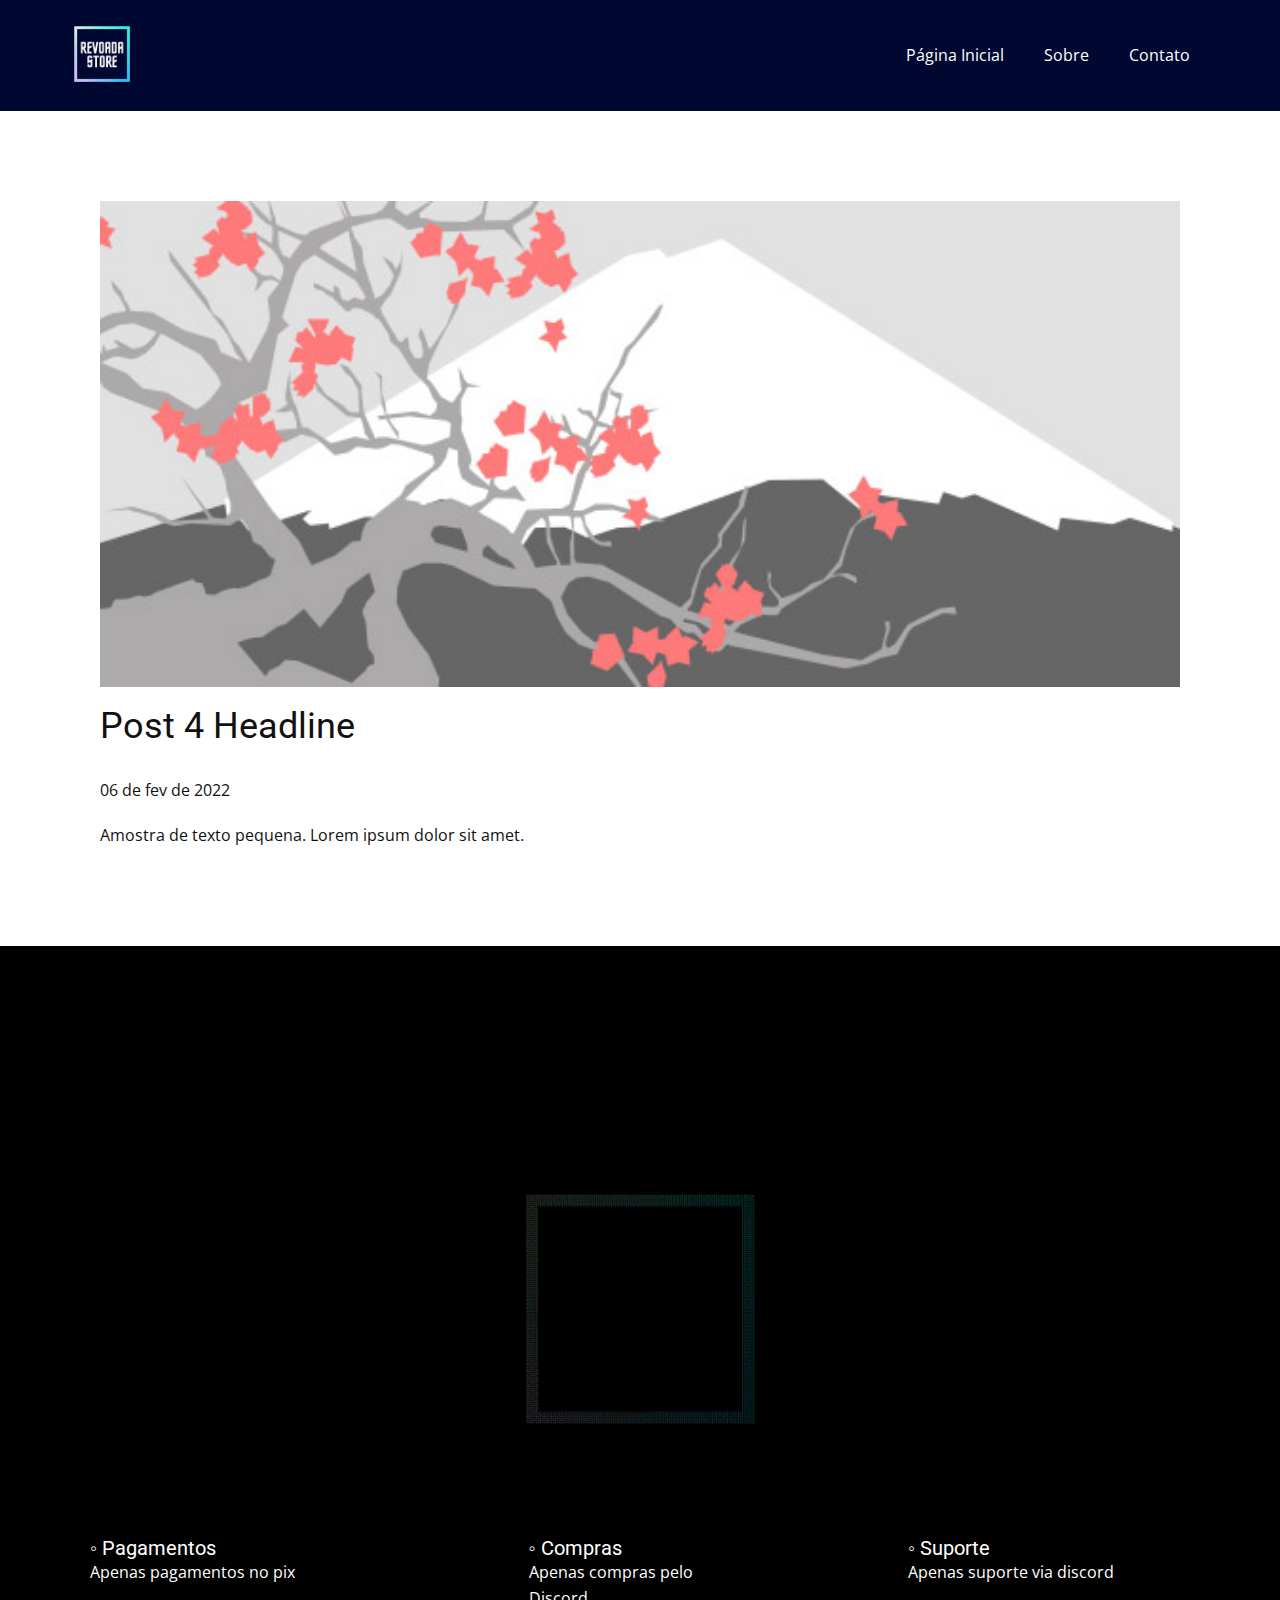
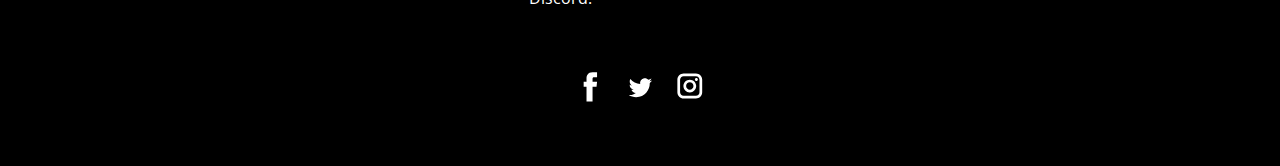
<file: blog/post-3.html>
<!doctype html>
<html style="font-size: 16px;"><head>
    <meta name="viewport" content="width=device-width, initial-scale=1.0">
    <meta charset="utf-8">
    <meta name="keywords" content="Post 1 Headline">
    <meta name="description" content="">
    <meta name="page_type" content="np-template-header-footer-from-plugin">
    <title>Post 4 Headline</title>
    <link rel="stylesheet" href="../nicepage.css" media="screen">
<link rel="stylesheet" href="../Post-Template.css" media="screen">
    <script class="u-script" type="text/javascript" src="../jquery.js" defer=""></script>
    <script class="u-script" type="text/javascript" src="../nicepage.js" defer=""></script>
    <meta name="generator" content="Nicepage 4.4.3, nicepage.com">
    <link id="u-theme-google-font" rel="stylesheet" href="https://fonts.googleapis.com/css?family=Roboto:100,100i,300,300i,400,400i,500,500i,700,700i,900,900i|Open+Sans:300,300i,400,400i,600,600i,700,700i,800,800i">
    
    
    <script type="application/ld+json">{
		"@context": "http://schema.org",
		"@type": "Organization",
		"name": "",
		"logo": "images/Revoada_Store-removebg-preview1.png",
		"sameAs": [
				"https://www.facebook.com/profile.php?id=100078234300499",
				"https://twitter.com/name",
				"https://www.instagram.com/revoadastore7/"
		]
}</script>
    <meta name="theme-color" content="#478ac9">
    <meta name="twitter:site" content="@">
    <meta name="twitter:card" content="summary_large_image">
    <meta name="twitter:title" content="Post Template">
    <meta name="twitter:description" content="">
  </head>
  <body class="u-body u-xl-mode"><header class="u-clearfix u-custom-color-1 u-header u-header" id="sec-4371"><div class="u-clearfix u-sheet u-sheet-1">
        <a href="https://revoadastore.glitch.me/" class="u-image u-logo u-image-1" data-image-width="500" data-image-height="500" title="Revoada Store">
          <img src="../images/Revoada_Store-removebg-preview1.png" class="u-logo-image u-logo-image-1">
        </a>
        <nav class="u-menu u-menu-dropdown u-offcanvas u-menu-1">
          <div class="menu-collapse" style="font-size: 1rem; letter-spacing: 0px;">
            <a class="u-button-style u-custom-left-right-menu-spacing u-custom-padding-bottom u-custom-top-bottom-menu-spacing u-nav-link u-text-active-palette-1-base u-text-hover-palette-2-base" href="#" style="padding: 11px 0px; font-size: calc(1em + 24px);">
              <svg class="u-svg-link" viewBox="0 0 24 24"><use xmlns:xlink="http://www.w3.org/1999/xlink" xlink:href="#menu-hamburger"></use></svg>
              <svg class="u-svg-content" version="1.1" id="menu-hamburger" viewBox="0 0 16 16" x="0px" y="0px" xmlns:xlink="http://www.w3.org/1999/xlink" xmlns="http://www.w3.org/2000/svg"><g><rect y="1" width="16" height="2"></rect><rect y="7" width="16" height="2"></rect><rect y="13" width="16" height="2"></rect>
</g></svg>
            </a>
          </div>
          <div class="u-custom-menu u-nav-container">
            <ul class="u-nav u-unstyled u-nav-1"><li class="u-nav-item"><a class="u-button-style u-nav-link u-text-active-palette-1-base u-text-hover-palette-2-base" href="../Página-Inicial.html" style="padding: 10px 20px;">Página Inicial</a>
</li><li class="u-nav-item"><a class="u-button-style u-nav-link u-text-active-palette-1-base u-text-hover-palette-2-base" href="../Sobre.html" style="padding: 10px 20px;">Sobre</a>
</li><li class="u-nav-item"><a class="u-button-style u-nav-link u-text-active-palette-1-base u-text-hover-palette-2-base" href="../Contato.html" style="padding: 10px 20px;">Contato</a>
</li></ul>
          </div>
          <div class="u-custom-menu u-nav-container-collapse">
            <div class="u-black u-container-style u-inner-container-layout u-opacity u-opacity-95 u-sidenav">
              <div class="u-inner-container-layout u-sidenav-overflow">
                <div class="u-menu-close"></div>
                <ul class="u-align-center u-nav u-popupmenu-items u-unstyled u-nav-2"><li class="u-nav-item"><a class="u-button-style u-nav-link" href="../Página-Inicial.html" style="padding: 10px 20px;">Página Inicial</a>
</li><li class="u-nav-item"><a class="u-button-style u-nav-link" href="../Sobre.html" style="padding: 10px 20px;">Sobre</a>
</li><li class="u-nav-item"><a class="u-button-style u-nav-link" href="../Contato.html" style="padding: 10px 20px;">Contato</a>
</li></ul>
              </div>
            </div>
            <div class="u-black u-menu-overlay u-opacity u-opacity-70"></div>
          </div>
        </nav>
      </div></header>
    <section class="u-align-center u-clearfix u-section-1" id="sec-fc82">
      <div class="u-clearfix u-sheet u-valign-middle-md u-valign-middle-sm u-valign-middle-xs u-sheet-1"><!--post_details--><!--post_details_options_json--><!--{"source":""}--><!--/post_details_options_json--><!--blog_post-->
        <div class="u-container-style u-expanded-width u-post-details u-post-details-1">
          <div class="u-container-layout u-valign-middle u-container-layout-1"><!--blog_post_image-->
            <img alt="" class="u-blog-control u-expanded-width u-image u-image-default u-image-1" src="[data-uri]"><!--/blog_post_image--><!--blog_post_header-->
            <h2 class="u-blog-control u-text u-text-1">Post 4 Headline</h2><!--/blog_post_header--><!--blog_post_metadata-->
            <div class="u-blog-control u-metadata u-metadata-1"><!--blog_post_metadata_date-->
              <span class="u-meta-date u-meta-icon">06 de fev de 2022</span><!--/blog_post_metadata_date--><!--blog_post_metadata_category-->
              <!--/blog_post_metadata_category--><!--blog_post_metadata_comments-->
              <!--/blog_post_metadata_comments-->
            </div><!--/blog_post_metadata--><!--blog_post_content-->
            <div class="u-align-justify u-blog-control u-post-content u-text u-text-2 fr-view">
  Amostra de texto pequena. Lorem ipsum dolor sit amet.
  </div><!--/blog_post_content-->
          </div>
        </div><!--/blog_post--><!--/post_details-->
      </div>
    </section>
    
    
    <footer class="u-align-center-sm u-align-center-xs u-clearfix u-custom-color-3 u-footer" id="sec-331a"><div class="u-clearfix u-sheet u-sheet-1">
        <a href="https://revoadastore.glitch.me/" class="u-image u-logo u-image-1" data-image-width="500" data-image-height="500" title="Revoada Store">
          <img src="../images/Revoada-Store.gif" class="u-logo-image u-logo-image-1">
        </a>
        <div class="u-clearfix u-expanded-width-lg u-expanded-width-md u-expanded-width-xl u-gutter-30 u-layout-wrap u-layout-wrap-1">
          <div class="u-gutter-0 u-layout">
            <div class="u-layout-row">
              <div class="u-align-center-sm u-align-center-xs u-align-left-lg u-align-left-md u-align-left-xl u-container-style u-layout-cell u-left-cell u-size-20 u-layout-cell-1">
                <div class="u-container-layout u-valign-bottom-sm u-valign-bottom-xs u-valign-middle-xl u-container-layout-1"><!--position-->
                  <div data-position="" class="u-position u-position-1"><!--block-->
                    <div class="u-block">
                      <div class="u-block-container u-clearfix"><!--block_header-->
                        <h5 class="u-block-header u-text"><!--block_header_content--> ◦ Pagamentos<!--/block_header_content--></h5><!--/block_header--><!--block_content-->
                        <div class="u-block-content u-text"><!--block_content_content-->Apenas pagamentos no pix<!--/block_content_content--></div><!--/block_content-->
                      </div>
                    </div><!--/block-->
                  </div><!--/position-->
                </div>
              </div>
              <div class="u-align-center-sm u-align-center-xs u-align-left-lg u-align-left-md u-align-left-xl u-container-style u-layout-cell u-size-20 u-layout-cell-2">
                <div class="u-container-layout u-valign-bottom-sm u-valign-bottom-xs u-container-layout-2"><!--position-->
                  <div data-position="" class="u-position u-position-2"><!--block-->
                    <div class="u-block">
                      <div class="u-block-container u-clearfix"><!--block_header-->
                        <h5 class="u-block-header u-text"><!--block_header_content-->◦ Compras<!--/block_header_content--></h5><!--/block_header--><!--block_content-->
                        <div class="u-block-content u-text"><!--block_content_content--> Apenas compras pelo Discord. <!--/block_content_content--></div><!--/block_content-->
                      </div>
                    </div><!--/block-->
                  </div><!--/position-->
                </div>
              </div>
              <div class="u-align-center-sm u-align-center-xs u-align-left-lg u-align-left-md u-align-left-xl u-container-style u-layout-cell u-size-20 u-layout-cell-3">
                <div class="u-container-layout u-valign-bottom-lg u-valign-bottom-md u-valign-top-sm u-valign-top-xs u-container-layout-3"><!--position-->
                  <div data-position="" class="u-position u-position-3"><!--block-->
                    <div class="u-block">
                      <div class="u-block-container u-clearfix"><!--block_header-->
                        <h5 class="u-block-header u-text"><!--block_header_content--> ◦ Suporte<!--/block_header_content--></h5><!--/block_header--><!--block_content-->
                        <div class="u-block-content u-text"><!--block_content_content-->Apenas suporte via discord<!--/block_content_content--></div><!--/block_content-->
                      </div>
                    </div><!--/block-->
                  </div><!--/position-->
                </div>
              </div>
            </div>
          </div>
        </div>
        <div class="u-social-icons u-spacing-10 u-social-icons-1">
          <a class="u-social-url" title="facebook" target="_blank" href="https://www.facebook.com/profile.php?id=100078234300499"><span class="u-icon u-social-facebook u-social-icon u-text-black u-icon-1"><svg class="u-svg-link" preserveAspectRatio="xMidYMin slice" viewBox="0 0 112 112" style=""><use xmlns:xlink="http://www.w3.org/1999/xlink" xlink:href="#svg-3583"></use></svg><svg class="u-svg-content" viewBox="0 0 112 112" x="0" y="0" id="svg-3583"><circle fill="currentColor" cx="56.1" cy="56.1" r="55"></circle><path fill="#FFFFFF" d="M73.5,31.6h-9.1c-1.4,0-3.6,0.8-3.6,3.9v8.5h12.6L72,58.3H60.8v40.8H43.9V58.3h-8V43.9h8v-9.2
c0-6.7,3.1-17,17-17h12.5v13.9H73.5z"></path></svg></span>
          </a>
          <a class="u-social-url" title="twitter" target="_blank" href="https://twitter.com/name"><span class="u-icon u-social-icon u-social-twitter u-text-black u-icon-2"><svg class="u-svg-link" preserveAspectRatio="xMidYMin slice" viewBox="0 0 112 112" style=""><use xmlns:xlink="http://www.w3.org/1999/xlink" xlink:href="#svg-cb79"></use></svg><svg class="u-svg-content" viewBox="0 0 112 112" x="0" y="0" id="svg-cb79"><circle fill="currentColor" class="st0" cx="56.1" cy="56.1" r="55"></circle><path fill="#FFFFFF" d="M83.8,47.3c0,0.6,0,1.2,0,1.7c0,17.7-13.5,38.2-38.2,38.2C38,87.2,31,85,25,81.2c1,0.1,2.1,0.2,3.2,0.2
c6.3,0,12.1-2.1,16.7-5.7c-5.9-0.1-10.8-4-12.5-9.3c0.8,0.2,1.7,0.2,2.5,0.2c1.2,0,2.4-0.2,3.5-0.5c-6.1-1.2-10.8-6.7-10.8-13.1
c0-0.1,0-0.1,0-0.2c1.8,1,3.9,1.6,6.1,1.7c-3.6-2.4-6-6.5-6-11.2c0-2.5,0.7-4.8,1.8-6.7c6.6,8.1,16.5,13.5,27.6,14
c-0.2-1-0.3-2-0.3-3.1c0-7.4,6-13.4,13.4-13.4c3.9,0,7.3,1.6,9.8,4.2c3.1-0.6,5.9-1.7,8.5-3.3c-1,3.1-3.1,5.8-5.9,7.4
c2.7-0.3,5.3-1,7.7-2.1C88.7,43,86.4,45.4,83.8,47.3z"></path></svg></span>
          </a>
          <a class="u-social-url" title="instagram" target="_blank" href="https://www.instagram.com/revoadastore7/"><span class="u-icon u-social-icon u-social-instagram u-text-black u-icon-3"><svg class="u-svg-link" preserveAspectRatio="xMidYMin slice" viewBox="0 0 112 112" style=""><use xmlns:xlink="http://www.w3.org/1999/xlink" xlink:href="#svg-251b"></use></svg><svg class="u-svg-content" viewBox="0 0 112 112" x="0" y="0" id="svg-251b"><circle fill="currentColor" cx="56.1" cy="56.1" r="55"></circle><path fill="#FFFFFF" d="M55.9,38.2c-9.9,0-17.9,8-17.9,17.9C38,66,46,74,55.9,74c9.9,0,17.9-8,17.9-17.9C73.8,46.2,65.8,38.2,55.9,38.2
z M55.9,66.4c-5.7,0-10.3-4.6-10.3-10.3c-0.1-5.7,4.6-10.3,10.3-10.3c5.7,0,10.3,4.6,10.3,10.3C66.2,61.8,61.6,66.4,55.9,66.4z"></path><path fill="#FFFFFF" d="M74.3,33.5c-2.3,0-4.2,1.9-4.2,4.2s1.9,4.2,4.2,4.2s4.2-1.9,4.2-4.2S76.6,33.5,74.3,33.5z"></path><path fill="#FFFFFF" d="M73.1,21.3H38.6c-9.7,0-17.5,7.9-17.5,17.5v34.5c0,9.7,7.9,17.6,17.5,17.6h34.5c9.7,0,17.5-7.9,17.5-17.5V38.8
C90.6,29.1,82.7,21.3,73.1,21.3z M83,73.3c0,5.5-4.5,9.9-9.9,9.9H38.6c-5.5,0-9.9-4.5-9.9-9.9V38.8c0-5.5,4.5-9.9,9.9-9.9h34.5
c5.5,0,9.9,4.5,9.9,9.9V73.3z"></path></svg></span>
</body></html>
</file>
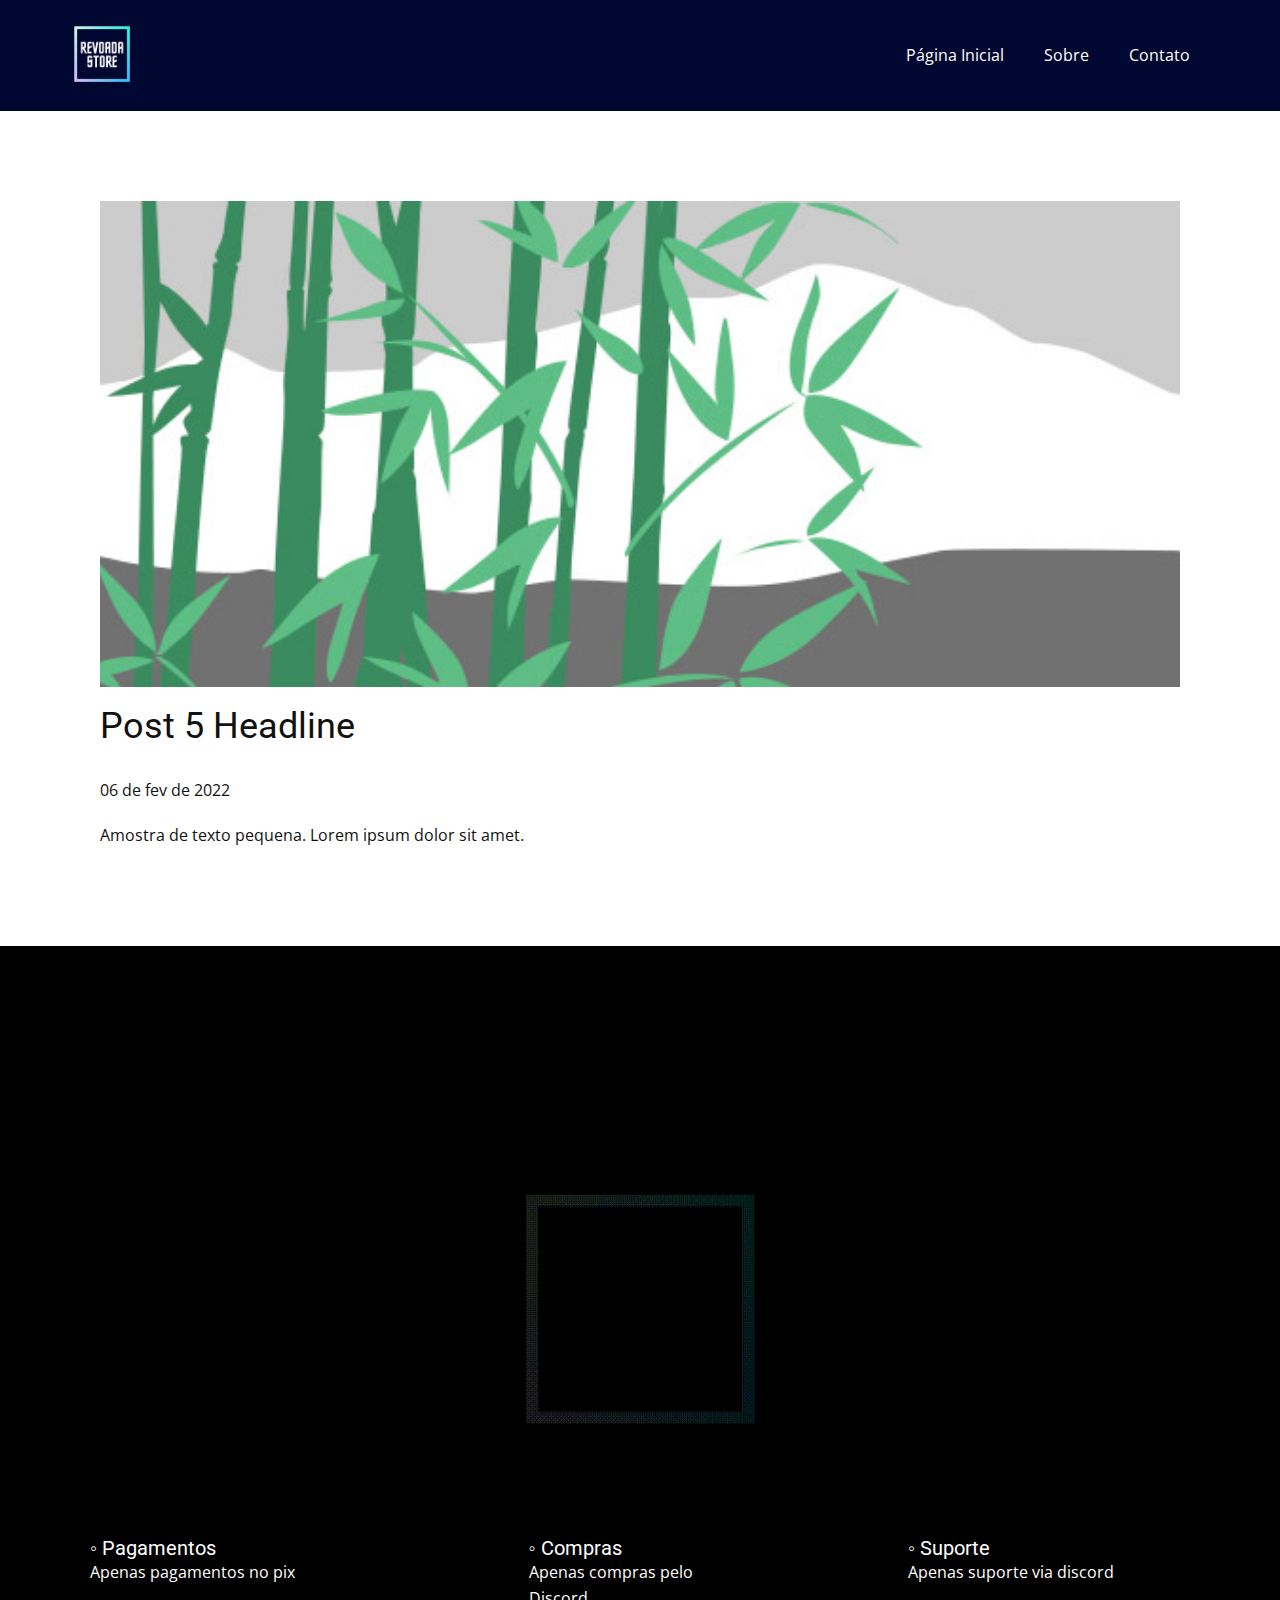
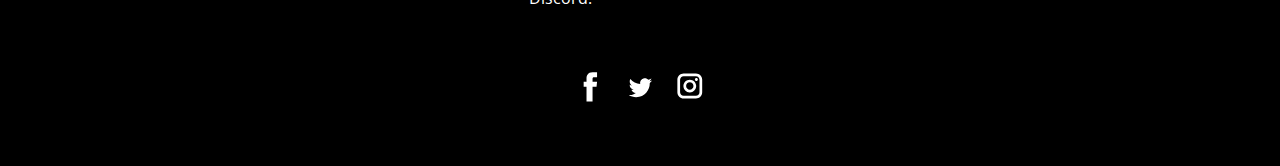
<file: blog/post-4.html>
<!doctype html>
<html style="font-size: 16px;"><head>
    <meta name="viewport" content="width=device-width, initial-scale=1.0">
    <meta charset="utf-8">
    <meta name="keywords" content="Post 1 Headline">
    <meta name="description" content="">
    <meta name="page_type" content="np-template-header-footer-from-plugin">
    <title>Post 5 Headline</title>
    <link rel="stylesheet" href="../nicepage.css" media="screen">
<link rel="stylesheet" href="../Post-Template.css" media="screen">
    <script class="u-script" type="text/javascript" src="../jquery.js" defer=""></script>
    <script class="u-script" type="text/javascript" src="../nicepage.js" defer=""></script>
    <meta name="generator" content="Nicepage 4.4.3, nicepage.com">
    <link id="u-theme-google-font" rel="stylesheet" href="https://fonts.googleapis.com/css?family=Roboto:100,100i,300,300i,400,400i,500,500i,700,700i,900,900i|Open+Sans:300,300i,400,400i,600,600i,700,700i,800,800i">
    
    
    <script type="application/ld+json">{
		"@context": "http://schema.org",
		"@type": "Organization",
		"name": "",
		"logo": "images/Revoada_Store-removebg-preview1.png",
		"sameAs": [
				"https://www.facebook.com/profile.php?id=100078234300499",
				"https://twitter.com/name",
				"https://www.instagram.com/revoadastore7/"
		]
}</script>
    <meta name="theme-color" content="#478ac9">
    <meta name="twitter:site" content="@">
    <meta name="twitter:card" content="summary_large_image">
    <meta name="twitter:title" content="Post Template">
    <meta name="twitter:description" content="">
  </head>
  <body class="u-body u-xl-mode"><header class="u-clearfix u-custom-color-1 u-header u-header" id="sec-4371"><div class="u-clearfix u-sheet u-sheet-1">
        <a href="https://revoadastore.glitch.me/" class="u-image u-logo u-image-1" data-image-width="500" data-image-height="500" title="Revoada Store">
          <img src="../images/Revoada_Store-removebg-preview1.png" class="u-logo-image u-logo-image-1">
        </a>
        <nav class="u-menu u-menu-dropdown u-offcanvas u-menu-1">
          <div class="menu-collapse" style="font-size: 1rem; letter-spacing: 0px;">
            <a class="u-button-style u-custom-left-right-menu-spacing u-custom-padding-bottom u-custom-top-bottom-menu-spacing u-nav-link u-text-active-palette-1-base u-text-hover-palette-2-base" href="#" style="padding: 11px 0px; font-size: calc(1em + 24px);">
              <svg class="u-svg-link" viewBox="0 0 24 24"><use xmlns:xlink="http://www.w3.org/1999/xlink" xlink:href="#menu-hamburger"></use></svg>
              <svg class="u-svg-content" version="1.1" id="menu-hamburger" viewBox="0 0 16 16" x="0px" y="0px" xmlns:xlink="http://www.w3.org/1999/xlink" xmlns="http://www.w3.org/2000/svg"><g><rect y="1" width="16" height="2"></rect><rect y="7" width="16" height="2"></rect><rect y="13" width="16" height="2"></rect>
</g></svg>
            </a>
          </div>
          <div class="u-custom-menu u-nav-container">
            <ul class="u-nav u-unstyled u-nav-1"><li class="u-nav-item"><a class="u-button-style u-nav-link u-text-active-palette-1-base u-text-hover-palette-2-base" href="../Página-Inicial.html" style="padding: 10px 20px;">Página Inicial</a>
</li><li class="u-nav-item"><a class="u-button-style u-nav-link u-text-active-palette-1-base u-text-hover-palette-2-base" href="../Sobre.html" style="padding: 10px 20px;">Sobre</a>
</li><li class="u-nav-item"><a class="u-button-style u-nav-link u-text-active-palette-1-base u-text-hover-palette-2-base" href="../Contato.html" style="padding: 10px 20px;">Contato</a>
</li></ul>
          </div>
          <div class="u-custom-menu u-nav-container-collapse">
            <div class="u-black u-container-style u-inner-container-layout u-opacity u-opacity-95 u-sidenav">
              <div class="u-inner-container-layout u-sidenav-overflow">
                <div class="u-menu-close"></div>
                <ul class="u-align-center u-nav u-popupmenu-items u-unstyled u-nav-2"><li class="u-nav-item"><a class="u-button-style u-nav-link" href="../Página-Inicial.html" style="padding: 10px 20px;">Página Inicial</a>
</li><li class="u-nav-item"><a class="u-button-style u-nav-link" href="../Sobre.html" style="padding: 10px 20px;">Sobre</a>
</li><li class="u-nav-item"><a class="u-button-style u-nav-link" href="../Contato.html" style="padding: 10px 20px;">Contato</a>
</li></ul>
              </div>
            </div>
            <div class="u-black u-menu-overlay u-opacity u-opacity-70"></div>
          </div>
        </nav>
      </div></header>
    <section class="u-align-center u-clearfix u-section-1" id="sec-fc82">
      <div class="u-clearfix u-sheet u-valign-middle-md u-valign-middle-sm u-valign-middle-xs u-sheet-1"><!--post_details--><!--post_details_options_json--><!--{"source":""}--><!--/post_details_options_json--><!--blog_post-->
        <div class="u-container-style u-expanded-width u-post-details u-post-details-1">
          <div class="u-container-layout u-valign-middle u-container-layout-1"><!--blog_post_image-->
            <img alt="" class="u-blog-control u-expanded-width u-image u-image-default u-image-1" src="[data-uri]"><!--/blog_post_image--><!--blog_post_header-->
            <h2 class="u-blog-control u-text u-text-1">Post 5 Headline</h2><!--/blog_post_header--><!--blog_post_metadata-->
            <div class="u-blog-control u-metadata u-metadata-1"><!--blog_post_metadata_date-->
              <span class="u-meta-date u-meta-icon">06 de fev de 2022</span><!--/blog_post_metadata_date--><!--blog_post_metadata_category-->
              <!--/blog_post_metadata_category--><!--blog_post_metadata_comments-->
              <!--/blog_post_metadata_comments-->
            </div><!--/blog_post_metadata--><!--blog_post_content-->
            <div class="u-align-justify u-blog-control u-post-content u-text u-text-2 fr-view">
  Amostra de texto pequena. Lorem ipsum dolor sit amet.
  </div><!--/blog_post_content-->
          </div>
        </div><!--/blog_post--><!--/post_details-->
      </div>
    </section>
    
    
    <footer class="u-align-center-sm u-align-center-xs u-clearfix u-custom-color-3 u-footer" id="sec-331a"><div class="u-clearfix u-sheet u-sheet-1">
        <a href="https://revoadastore.glitch.me/" class="u-image u-logo u-image-1" data-image-width="500" data-image-height="500" title="Revoada Store">
          <img src="../images/Revoada-Store.gif" class="u-logo-image u-logo-image-1">
        </a>
        <div class="u-clearfix u-expanded-width-lg u-expanded-width-md u-expanded-width-xl u-gutter-30 u-layout-wrap u-layout-wrap-1">
          <div class="u-gutter-0 u-layout">
            <div class="u-layout-row">
              <div class="u-align-center-sm u-align-center-xs u-align-left-lg u-align-left-md u-align-left-xl u-container-style u-layout-cell u-left-cell u-size-20 u-layout-cell-1">
                <div class="u-container-layout u-valign-bottom-sm u-valign-bottom-xs u-valign-middle-xl u-container-layout-1"><!--position-->
                  <div data-position="" class="u-position u-position-1"><!--block-->
                    <div class="u-block">
                      <div class="u-block-container u-clearfix"><!--block_header-->
                        <h5 class="u-block-header u-text"><!--block_header_content--> ◦ Pagamentos<!--/block_header_content--></h5><!--/block_header--><!--block_content-->
                        <div class="u-block-content u-text"><!--block_content_content-->Apenas pagamentos no pix<!--/block_content_content--></div><!--/block_content-->
                      </div>
                    </div><!--/block-->
                  </div><!--/position-->
                </div>
              </div>
              <div class="u-align-center-sm u-align-center-xs u-align-left-lg u-align-left-md u-align-left-xl u-container-style u-layout-cell u-size-20 u-layout-cell-2">
                <div class="u-container-layout u-valign-bottom-sm u-valign-bottom-xs u-container-layout-2"><!--position-->
                  <div data-position="" class="u-position u-position-2"><!--block-->
                    <div class="u-block">
                      <div class="u-block-container u-clearfix"><!--block_header-->
                        <h5 class="u-block-header u-text"><!--block_header_content-->◦ Compras<!--/block_header_content--></h5><!--/block_header--><!--block_content-->
                        <div class="u-block-content u-text"><!--block_content_content--> Apenas compras pelo Discord. <!--/block_content_content--></div><!--/block_content-->
                      </div>
                    </div><!--/block-->
                  </div><!--/position-->
                </div>
              </div>
              <div class="u-align-center-sm u-align-center-xs u-align-left-lg u-align-left-md u-align-left-xl u-container-style u-layout-cell u-size-20 u-layout-cell-3">
                <div class="u-container-layout u-valign-bottom-lg u-valign-bottom-md u-valign-top-sm u-valign-top-xs u-container-layout-3"><!--position-->
                  <div data-position="" class="u-position u-position-3"><!--block-->
                    <div class="u-block">
                      <div class="u-block-container u-clearfix"><!--block_header-->
                        <h5 class="u-block-header u-text"><!--block_header_content--> ◦ Suporte<!--/block_header_content--></h5><!--/block_header--><!--block_content-->
                        <div class="u-block-content u-text"><!--block_content_content-->Apenas suporte via discord<!--/block_content_content--></div><!--/block_content-->
                      </div>
                    </div><!--/block-->
                  </div><!--/position-->
                </div>
              </div>
            </div>
          </div>
        </div>
        <div class="u-social-icons u-spacing-10 u-social-icons-1">
          <a class="u-social-url" title="facebook" target="_blank" href="https://www.facebook.com/profile.php?id=100078234300499"><span class="u-icon u-social-facebook u-social-icon u-text-black u-icon-1"><svg class="u-svg-link" preserveAspectRatio="xMidYMin slice" viewBox="0 0 112 112" style=""><use xmlns:xlink="http://www.w3.org/1999/xlink" xlink:href="#svg-3583"></use></svg><svg class="u-svg-content" viewBox="0 0 112 112" x="0" y="0" id="svg-3583"><circle fill="currentColor" cx="56.1" cy="56.1" r="55"></circle><path fill="#FFFFFF" d="M73.5,31.6h-9.1c-1.4,0-3.6,0.8-3.6,3.9v8.5h12.6L72,58.3H60.8v40.8H43.9V58.3h-8V43.9h8v-9.2
c0-6.7,3.1-17,17-17h12.5v13.9H73.5z"></path></svg></span>
          </a>
          <a class="u-social-url" title="twitter" target="_blank" href="https://twitter.com/name"><span class="u-icon u-social-icon u-social-twitter u-text-black u-icon-2"><svg class="u-svg-link" preserveAspectRatio="xMidYMin slice" viewBox="0 0 112 112" style=""><use xmlns:xlink="http://www.w3.org/1999/xlink" xlink:href="#svg-cb79"></use></svg><svg class="u-svg-content" viewBox="0 0 112 112" x="0" y="0" id="svg-cb79"><circle fill="currentColor" class="st0" cx="56.1" cy="56.1" r="55"></circle><path fill="#FFFFFF" d="M83.8,47.3c0,0.6,0,1.2,0,1.7c0,17.7-13.5,38.2-38.2,38.2C38,87.2,31,85,25,81.2c1,0.1,2.1,0.2,3.2,0.2
c6.3,0,12.1-2.1,16.7-5.7c-5.9-0.1-10.8-4-12.5-9.3c0.8,0.2,1.7,0.2,2.5,0.2c1.2,0,2.4-0.2,3.5-0.5c-6.1-1.2-10.8-6.7-10.8-13.1
c0-0.1,0-0.1,0-0.2c1.8,1,3.9,1.6,6.1,1.7c-3.6-2.4-6-6.5-6-11.2c0-2.5,0.7-4.8,1.8-6.7c6.6,8.1,16.5,13.5,27.6,14
c-0.2-1-0.3-2-0.3-3.1c0-7.4,6-13.4,13.4-13.4c3.9,0,7.3,1.6,9.8,4.2c3.1-0.6,5.9-1.7,8.5-3.3c-1,3.1-3.1,5.8-5.9,7.4
c2.7-0.3,5.3-1,7.7-2.1C88.7,43,86.4,45.4,83.8,47.3z"></path></svg></span>
          </a>
          <a class="u-social-url" title="instagram" target="_blank" href="https://www.instagram.com/revoadastore7/"><span class="u-icon u-social-icon u-social-instagram u-text-black u-icon-3"><svg class="u-svg-link" preserveAspectRatio="xMidYMin slice" viewBox="0 0 112 112" style=""><use xmlns:xlink="http://www.w3.org/1999/xlink" xlink:href="#svg-251b"></use></svg><svg class="u-svg-content" viewBox="0 0 112 112" x="0" y="0" id="svg-251b"><circle fill="currentColor" cx="56.1" cy="56.1" r="55"></circle><path fill="#FFFFFF" d="M55.9,38.2c-9.9,0-17.9,8-17.9,17.9C38,66,46,74,55.9,74c9.9,0,17.9-8,17.9-17.9C73.8,46.2,65.8,38.2,55.9,38.2
z M55.9,66.4c-5.7,0-10.3-4.6-10.3-10.3c-0.1-5.7,4.6-10.3,10.3-10.3c5.7,0,10.3,4.6,10.3,10.3C66.2,61.8,61.6,66.4,55.9,66.4z"></path><path fill="#FFFFFF" d="M74.3,33.5c-2.3,0-4.2,1.9-4.2,4.2s1.9,4.2,4.2,4.2s4.2-1.9,4.2-4.2S76.6,33.5,74.3,33.5z"></path><path fill="#FFFFFF" d="M73.1,21.3H38.6c-9.7,0-17.5,7.9-17.5,17.5v34.5c0,9.7,7.9,17.6,17.5,17.6h34.5c9.7,0,17.5-7.9,17.5-17.5V38.8
C90.6,29.1,82.7,21.3,73.1,21.3z M83,73.3c0,5.5-4.5,9.9-9.9,9.9H38.6c-5.5,0-9.9-4.5-9.9-9.9V38.8c0-5.5,4.5-9.9,9.9-9.9h34.5
c5.5,0,9.9,4.5,9.9,9.9V73.3z"></path></svg></span>
</body></html>
</file>
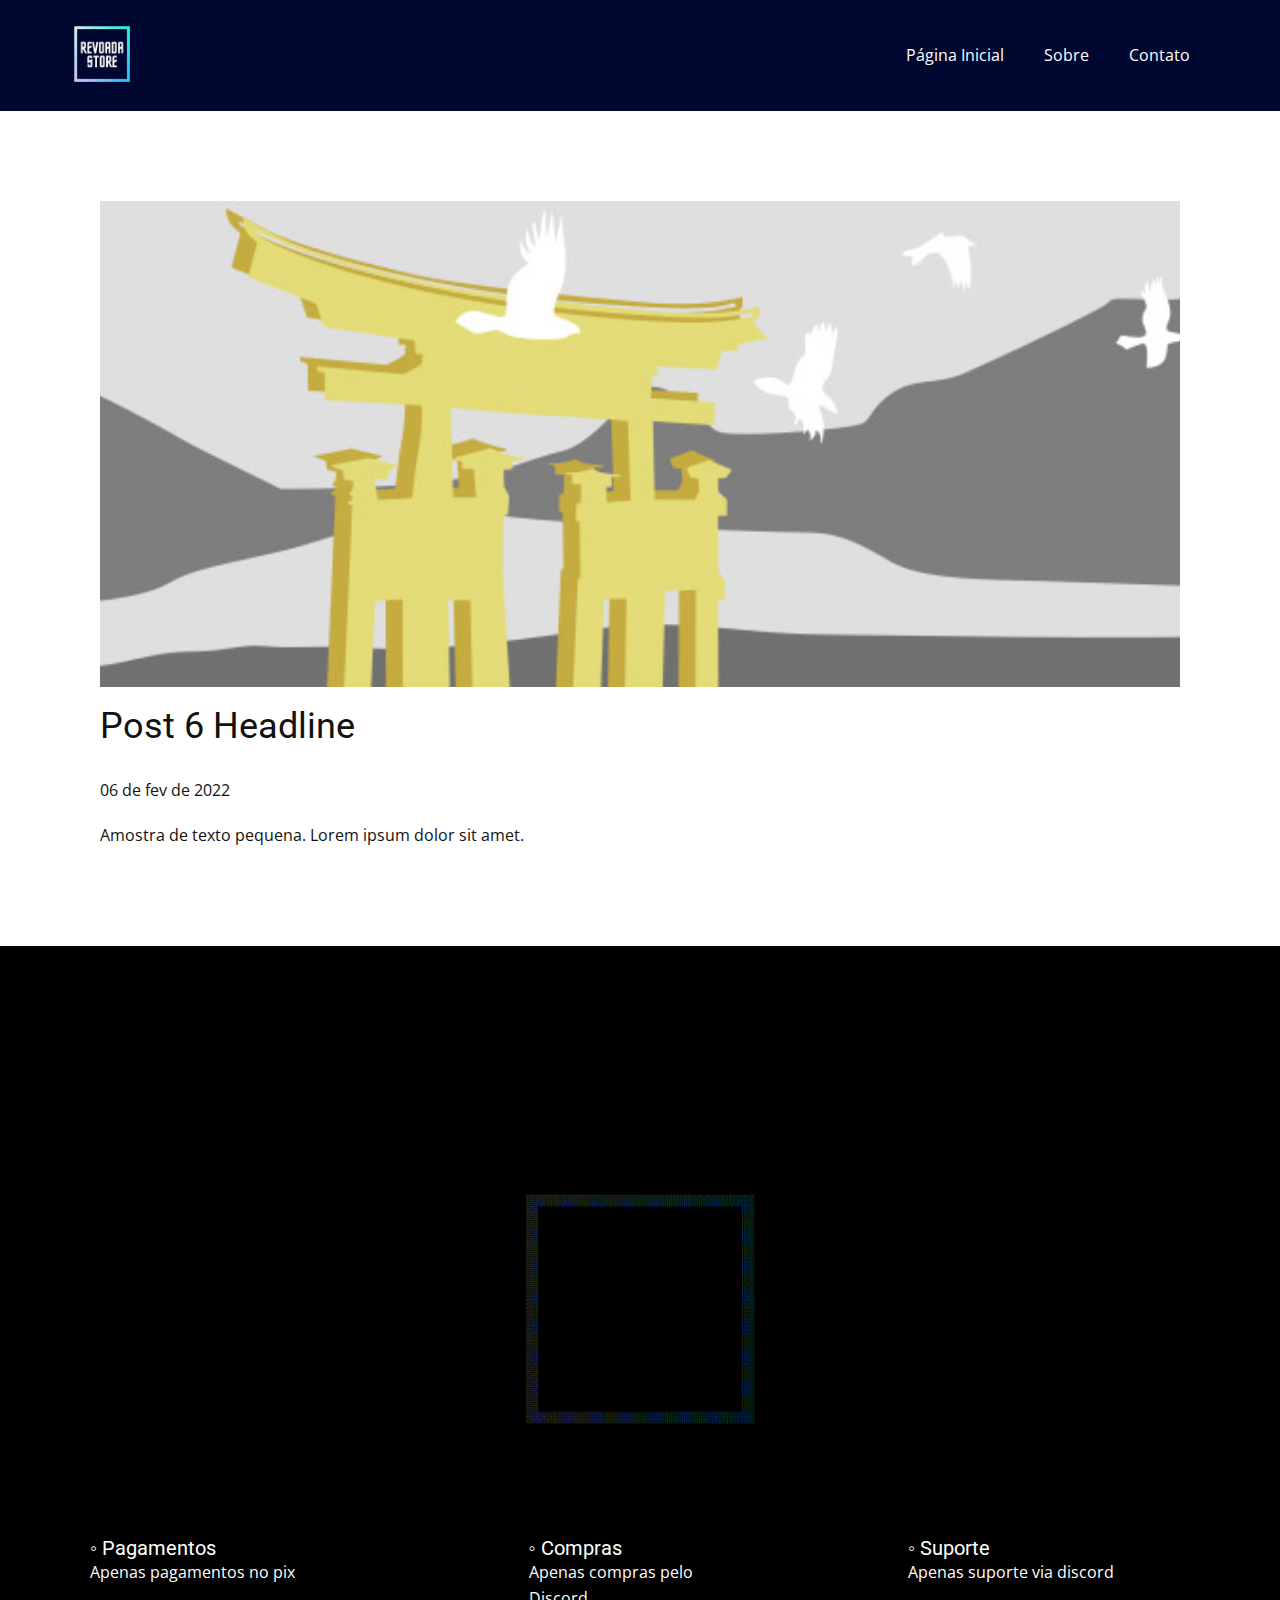
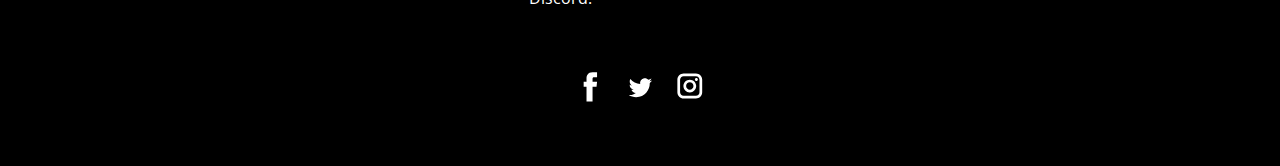
<file: blog/post-5.html>
<!doctype html>
<html style="font-size: 16px;"><head>
    <meta name="viewport" content="width=device-width, initial-scale=1.0">
    <meta charset="utf-8">
    <meta name="keywords" content="Post 1 Headline">
    <meta name="description" content="">
    <meta name="page_type" content="np-template-header-footer-from-plugin">
    <title>Post 6 Headline</title>
    <link rel="stylesheet" href="../nicepage.css" media="screen">
<link rel="stylesheet" href="../Post-Template.css" media="screen">
    <script class="u-script" type="text/javascript" src="../jquery.js" defer=""></script>
    <script class="u-script" type="text/javascript" src="../nicepage.js" defer=""></script>
    <meta name="generator" content="Nicepage 4.4.3, nicepage.com">
    <link id="u-theme-google-font" rel="stylesheet" href="https://fonts.googleapis.com/css?family=Roboto:100,100i,300,300i,400,400i,500,500i,700,700i,900,900i|Open+Sans:300,300i,400,400i,600,600i,700,700i,800,800i">
    
    
    <script type="application/ld+json">{
		"@context": "http://schema.org",
		"@type": "Organization",
		"name": "",
		"logo": "images/Revoada_Store-removebg-preview1.png",
		"sameAs": [
				"https://www.facebook.com/profile.php?id=100078234300499",
				"https://twitter.com/name",
				"https://www.instagram.com/revoadastore7/"
		]
}</script>
    <meta name="theme-color" content="#478ac9">
    <meta name="twitter:site" content="@">
    <meta name="twitter:card" content="summary_large_image">
    <meta name="twitter:title" content="Post Template">
    <meta name="twitter:description" content="">
  </head>
  <body class="u-body u-xl-mode"><header class="u-clearfix u-custom-color-1 u-header u-header" id="sec-4371"><div class="u-clearfix u-sheet u-sheet-1">
        <a href="https://revoadastore.glitch.me/" class="u-image u-logo u-image-1" data-image-width="500" data-image-height="500" title="Revoada Store">
          <img src="../images/Revoada_Store-removebg-preview1.png" class="u-logo-image u-logo-image-1">
        </a>
        <nav class="u-menu u-menu-dropdown u-offcanvas u-menu-1">
          <div class="menu-collapse" style="font-size: 1rem; letter-spacing: 0px;">
            <a class="u-button-style u-custom-left-right-menu-spacing u-custom-padding-bottom u-custom-top-bottom-menu-spacing u-nav-link u-text-active-palette-1-base u-text-hover-palette-2-base" href="#" style="padding: 11px 0px; font-size: calc(1em + 24px);">
              <svg class="u-svg-link" viewBox="0 0 24 24"><use xmlns:xlink="http://www.w3.org/1999/xlink" xlink:href="#menu-hamburger"></use></svg>
              <svg class="u-svg-content" version="1.1" id="menu-hamburger" viewBox="0 0 16 16" x="0px" y="0px" xmlns:xlink="http://www.w3.org/1999/xlink" xmlns="http://www.w3.org/2000/svg"><g><rect y="1" width="16" height="2"></rect><rect y="7" width="16" height="2"></rect><rect y="13" width="16" height="2"></rect>
</g></svg>
            </a>
          </div>
          <div class="u-custom-menu u-nav-container">
            <ul class="u-nav u-unstyled u-nav-1"><li class="u-nav-item"><a class="u-button-style u-nav-link u-text-active-palette-1-base u-text-hover-palette-2-base" href="../Página-Inicial.html" style="padding: 10px 20px;">Página Inicial</a>
</li><li class="u-nav-item"><a class="u-button-style u-nav-link u-text-active-palette-1-base u-text-hover-palette-2-base" href="../Sobre.html" style="padding: 10px 20px;">Sobre</a>
</li><li class="u-nav-item"><a class="u-button-style u-nav-link u-text-active-palette-1-base u-text-hover-palette-2-base" href="../Contato.html" style="padding: 10px 20px;">Contato</a>
</li></ul>
          </div>
          <div class="u-custom-menu u-nav-container-collapse">
            <div class="u-black u-container-style u-inner-container-layout u-opacity u-opacity-95 u-sidenav">
              <div class="u-inner-container-layout u-sidenav-overflow">
                <div class="u-menu-close"></div>
                <ul class="u-align-center u-nav u-popupmenu-items u-unstyled u-nav-2"><li class="u-nav-item"><a class="u-button-style u-nav-link" href="../Página-Inicial.html" style="padding: 10px 20px;">Página Inicial</a>
</li><li class="u-nav-item"><a class="u-button-style u-nav-link" href="../Sobre.html" style="padding: 10px 20px;">Sobre</a>
</li><li class="u-nav-item"><a class="u-button-style u-nav-link" href="../Contato.html" style="padding: 10px 20px;">Contato</a>
</li></ul>
              </div>
            </div>
            <div class="u-black u-menu-overlay u-opacity u-opacity-70"></div>
          </div>
        </nav>
      </div></header>
    <section class="u-align-center u-clearfix u-section-1" id="sec-fc82">
      <div class="u-clearfix u-sheet u-valign-middle-md u-valign-middle-sm u-valign-middle-xs u-sheet-1"><!--post_details--><!--post_details_options_json--><!--{"source":""}--><!--/post_details_options_json--><!--blog_post-->
        <div class="u-container-style u-expanded-width u-post-details u-post-details-1">
          <div class="u-container-layout u-valign-middle u-container-layout-1"><!--blog_post_image-->
            <img alt="" class="u-blog-control u-expanded-width u-image u-image-default u-image-1" src="[data-uri]"><!--/blog_post_image--><!--blog_post_header-->
            <h2 class="u-blog-control u-text u-text-1">Post 6 Headline</h2><!--/blog_post_header--><!--blog_post_metadata-->
            <div class="u-blog-control u-metadata u-metadata-1"><!--blog_post_metadata_date-->
              <span class="u-meta-date u-meta-icon">06 de fev de 2022</span><!--/blog_post_metadata_date--><!--blog_post_metadata_category-->
              <!--/blog_post_metadata_category--><!--blog_post_metadata_comments-->
              <!--/blog_post_metadata_comments-->
            </div><!--/blog_post_metadata--><!--blog_post_content-->
            <div class="u-align-justify u-blog-control u-post-content u-text u-text-2 fr-view">
  Amostra de texto pequena. Lorem ipsum dolor sit amet.
  </div><!--/blog_post_content-->
          </div>
        </div><!--/blog_post--><!--/post_details-->
      </div>
    </section>
    
    
    <footer class="u-align-center-sm u-align-center-xs u-clearfix u-custom-color-3 u-footer" id="sec-331a"><div class="u-clearfix u-sheet u-sheet-1">
        <a href="https://revoadastore.glitch.me/" class="u-image u-logo u-image-1" data-image-width="500" data-image-height="500" title="Revoada Store">
          <img src="../images/Revoada-Store.gif" class="u-logo-image u-logo-image-1">
        </a>
        <div class="u-clearfix u-expanded-width-lg u-expanded-width-md u-expanded-width-xl u-gutter-30 u-layout-wrap u-layout-wrap-1">
          <div class="u-gutter-0 u-layout">
            <div class="u-layout-row">
              <div class="u-align-center-sm u-align-center-xs u-align-left-lg u-align-left-md u-align-left-xl u-container-style u-layout-cell u-left-cell u-size-20 u-layout-cell-1">
                <div class="u-container-layout u-valign-bottom-sm u-valign-bottom-xs u-valign-middle-xl u-container-layout-1"><!--position-->
                  <div data-position="" class="u-position u-position-1"><!--block-->
                    <div class="u-block">
                      <div class="u-block-container u-clearfix"><!--block_header-->
                        <h5 class="u-block-header u-text"><!--block_header_content--> ◦ Pagamentos<!--/block_header_content--></h5><!--/block_header--><!--block_content-->
                        <div class="u-block-content u-text"><!--block_content_content-->Apenas pagamentos no pix<!--/block_content_content--></div><!--/block_content-->
                      </div>
                    </div><!--/block-->
                  </div><!--/position-->
                </div>
              </div>
              <div class="u-align-center-sm u-align-center-xs u-align-left-lg u-align-left-md u-align-left-xl u-container-style u-layout-cell u-size-20 u-layout-cell-2">
                <div class="u-container-layout u-valign-bottom-sm u-valign-bottom-xs u-container-layout-2"><!--position-->
                  <div data-position="" class="u-position u-position-2"><!--block-->
                    <div class="u-block">
                      <div class="u-block-container u-clearfix"><!--block_header-->
                        <h5 class="u-block-header u-text"><!--block_header_content-->◦ Compras<!--/block_header_content--></h5><!--/block_header--><!--block_content-->
                        <div class="u-block-content u-text"><!--block_content_content--> Apenas compras pelo Discord. <!--/block_content_content--></div><!--/block_content-->
                      </div>
                    </div><!--/block-->
                  </div><!--/position-->
                </div>
              </div>
              <div class="u-align-center-sm u-align-center-xs u-align-left-lg u-align-left-md u-align-left-xl u-container-style u-layout-cell u-size-20 u-layout-cell-3">
                <div class="u-container-layout u-valign-bottom-lg u-valign-bottom-md u-valign-top-sm u-valign-top-xs u-container-layout-3"><!--position-->
                  <div data-position="" class="u-position u-position-3"><!--block-->
                    <div class="u-block">
                      <div class="u-block-container u-clearfix"><!--block_header-->
                        <h5 class="u-block-header u-text"><!--block_header_content--> ◦ Suporte<!--/block_header_content--></h5><!--/block_header--><!--block_content-->
                        <div class="u-block-content u-text"><!--block_content_content-->Apenas suporte via discord<!--/block_content_content--></div><!--/block_content-->
                      </div>
                    </div><!--/block-->
                  </div><!--/position-->
                </div>
              </div>
            </div>
          </div>
        </div>
        <div class="u-social-icons u-spacing-10 u-social-icons-1">
          <a class="u-social-url" title="facebook" target="_blank" href="https://www.facebook.com/profile.php?id=100078234300499"><span class="u-icon u-social-facebook u-social-icon u-text-black u-icon-1"><svg class="u-svg-link" preserveAspectRatio="xMidYMin slice" viewBox="0 0 112 112" style=""><use xmlns:xlink="http://www.w3.org/1999/xlink" xlink:href="#svg-3583"></use></svg><svg class="u-svg-content" viewBox="0 0 112 112" x="0" y="0" id="svg-3583"><circle fill="currentColor" cx="56.1" cy="56.1" r="55"></circle><path fill="#FFFFFF" d="M73.5,31.6h-9.1c-1.4,0-3.6,0.8-3.6,3.9v8.5h12.6L72,58.3H60.8v40.8H43.9V58.3h-8V43.9h8v-9.2
c0-6.7,3.1-17,17-17h12.5v13.9H73.5z"></path></svg></span>
          </a>
          <a class="u-social-url" title="twitter" target="_blank" href="https://twitter.com/name"><span class="u-icon u-social-icon u-social-twitter u-text-black u-icon-2"><svg class="u-svg-link" preserveAspectRatio="xMidYMin slice" viewBox="0 0 112 112" style=""><use xmlns:xlink="http://www.w3.org/1999/xlink" xlink:href="#svg-cb79"></use></svg><svg class="u-svg-content" viewBox="0 0 112 112" x="0" y="0" id="svg-cb79"><circle fill="currentColor" class="st0" cx="56.1" cy="56.1" r="55"></circle><path fill="#FFFFFF" d="M83.8,47.3c0,0.6,0,1.2,0,1.7c0,17.7-13.5,38.2-38.2,38.2C38,87.2,31,85,25,81.2c1,0.1,2.1,0.2,3.2,0.2
c6.3,0,12.1-2.1,16.7-5.7c-5.9-0.1-10.8-4-12.5-9.3c0.8,0.2,1.7,0.2,2.5,0.2c1.2,0,2.4-0.2,3.5-0.5c-6.1-1.2-10.8-6.7-10.8-13.1
c0-0.1,0-0.1,0-0.2c1.8,1,3.9,1.6,6.1,1.7c-3.6-2.4-6-6.5-6-11.2c0-2.5,0.7-4.8,1.8-6.7c6.6,8.1,16.5,13.5,27.6,14
c-0.2-1-0.3-2-0.3-3.1c0-7.4,6-13.4,13.4-13.4c3.9,0,7.3,1.6,9.8,4.2c3.1-0.6,5.9-1.7,8.5-3.3c-1,3.1-3.1,5.8-5.9,7.4
c2.7-0.3,5.3-1,7.7-2.1C88.7,43,86.4,45.4,83.8,47.3z"></path></svg></span>
          </a>
          <a class="u-social-url" title="instagram" target="_blank" href="https://www.instagram.com/revoadastore7/"><span class="u-icon u-social-icon u-social-instagram u-text-black u-icon-3"><svg class="u-svg-link" preserveAspectRatio="xMidYMin slice" viewBox="0 0 112 112" style=""><use xmlns:xlink="http://www.w3.org/1999/xlink" xlink:href="#svg-251b"></use></svg><svg class="u-svg-content" viewBox="0 0 112 112" x="0" y="0" id="svg-251b"><circle fill="currentColor" cx="56.1" cy="56.1" r="55"></circle><path fill="#FFFFFF" d="M55.9,38.2c-9.9,0-17.9,8-17.9,17.9C38,66,46,74,55.9,74c9.9,0,17.9-8,17.9-17.9C73.8,46.2,65.8,38.2,55.9,38.2
z M55.9,66.4c-5.7,0-10.3-4.6-10.3-10.3c-0.1-5.7,4.6-10.3,10.3-10.3c5.7,0,10.3,4.6,10.3,10.3C66.2,61.8,61.6,66.4,55.9,66.4z"></path><path fill="#FFFFFF" d="M74.3,33.5c-2.3,0-4.2,1.9-4.2,4.2s1.9,4.2,4.2,4.2s4.2-1.9,4.2-4.2S76.6,33.5,74.3,33.5z"></path><path fill="#FFFFFF" d="M73.1,21.3H38.6c-9.7,0-17.5,7.9-17.5,17.5v34.5c0,9.7,7.9,17.6,17.5,17.6h34.5c9.7,0,17.5-7.9,17.5-17.5V38.8
C90.6,29.1,82.7,21.3,73.1,21.3z M83,73.3c0,5.5-4.5,9.9-9.9,9.9H38.6c-5.5,0-9.9-4.5-9.9-9.9V38.8c0-5.5,4.5-9.9,9.9-9.9h34.5
c5.5,0,9.9,4.5,9.9,9.9V73.3z"></path></svg></span>
</body></html>
</file>
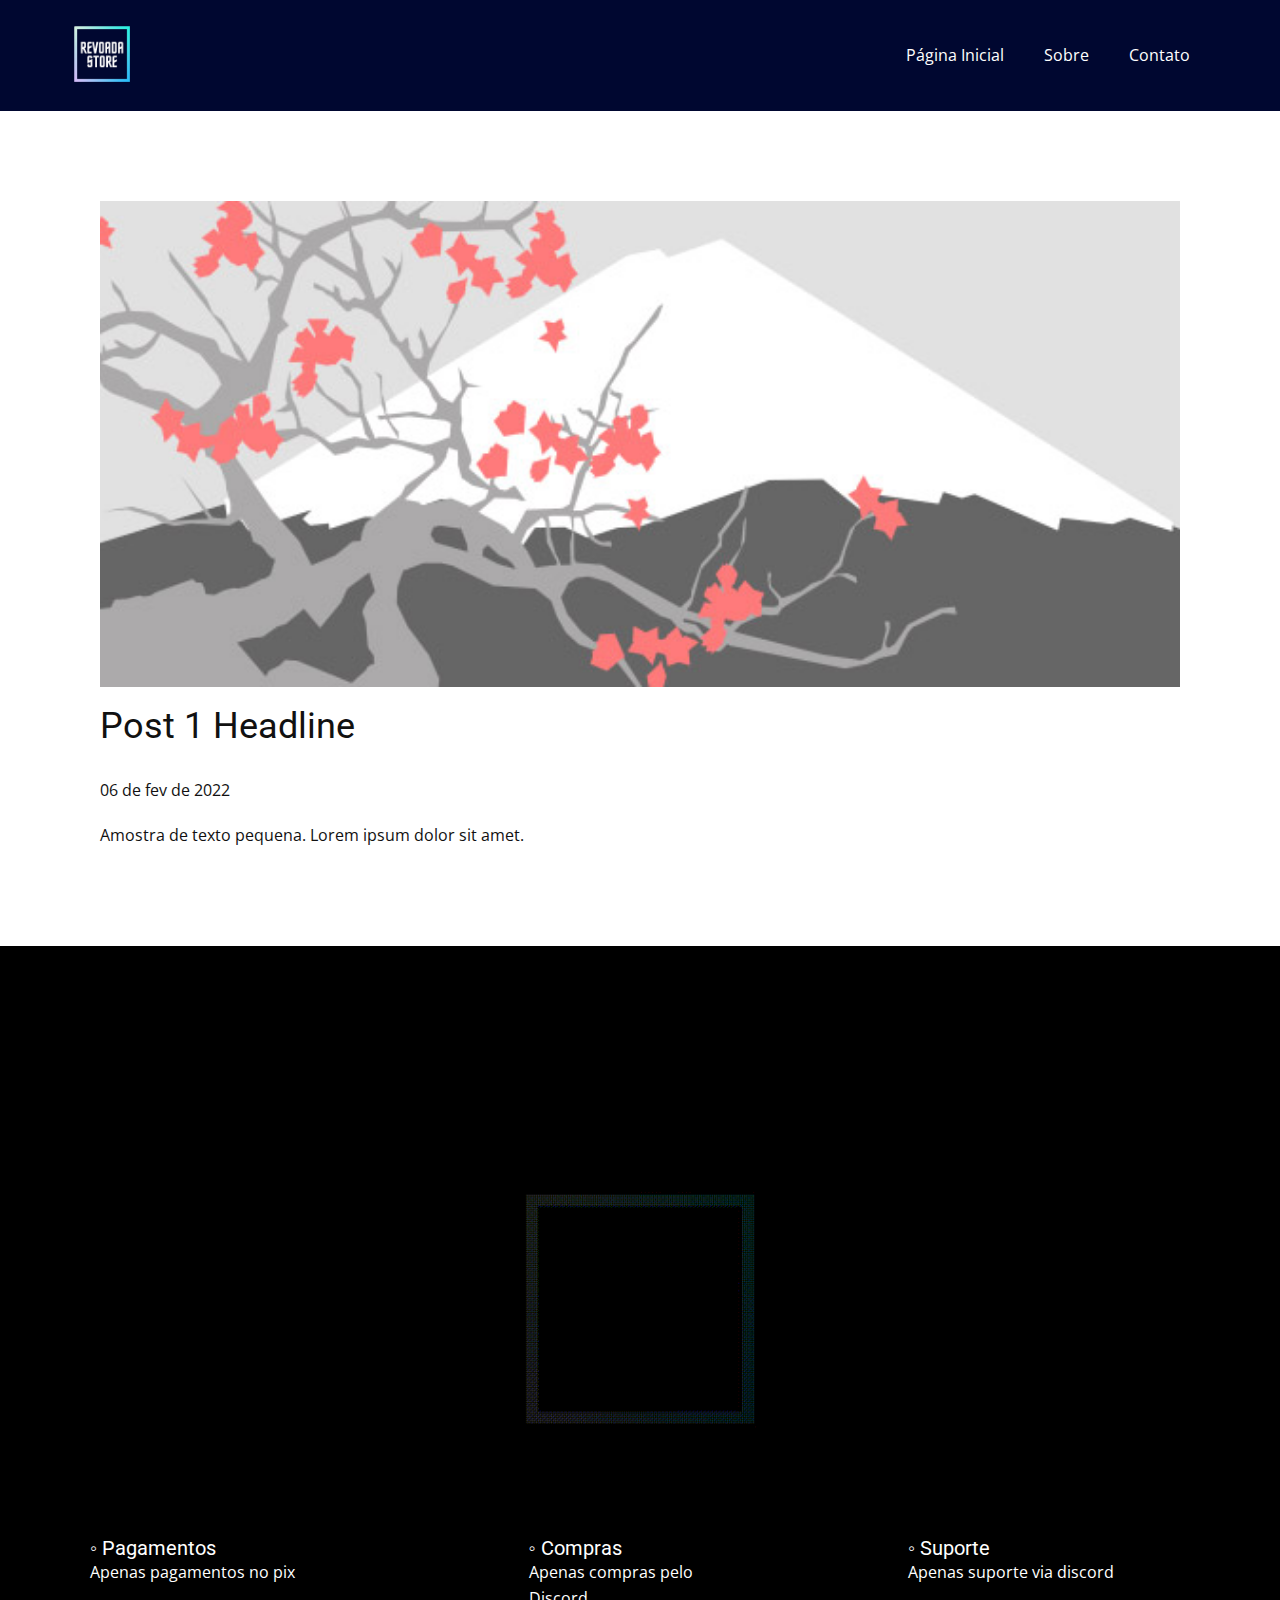
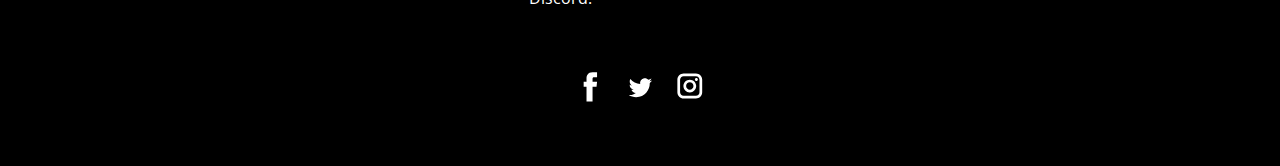
<file: blog/post.html>
<!doctype html>
<html style="font-size: 16px;"><head>
    <meta name="viewport" content="width=device-width, initial-scale=1.0">
    <meta charset="utf-8">
    <meta name="keywords" content="Post 1 Headline">
    <meta name="description" content="">
    <meta name="page_type" content="np-template-header-footer-from-plugin">
    <title>Post 1 Headline</title>
    <link rel="stylesheet" href="../nicepage.css" media="screen">
<link rel="stylesheet" href="../Post-Template.css" media="screen">
    <script class="u-script" type="text/javascript" src="../jquery.js" defer=""></script>
    <script class="u-script" type="text/javascript" src="../nicepage.js" defer=""></script>
    <meta name="generator" content="Nicepage 4.4.3, nicepage.com">
    <link id="u-theme-google-font" rel="stylesheet" href="https://fonts.googleapis.com/css?family=Roboto:100,100i,300,300i,400,400i,500,500i,700,700i,900,900i|Open+Sans:300,300i,400,400i,600,600i,700,700i,800,800i">
    
    
    <script type="application/ld+json">{
		"@context": "http://schema.org",
		"@type": "Organization",
		"name": "",
		"logo": "images/Revoada_Store-removebg-preview1.png",
		"sameAs": [
				"https://www.facebook.com/profile.php?id=100078234300499",
				"https://twitter.com/name",
				"https://www.instagram.com/revoadastore7/"
		]
}</script>
    <meta name="theme-color" content="#478ac9">
    <meta name="twitter:site" content="@">
    <meta name="twitter:card" content="summary_large_image">
    <meta name="twitter:title" content="Post Template">
    <meta name="twitter:description" content="">
  </head>
  <body class="u-body u-xl-mode"><header class="u-clearfix u-custom-color-1 u-header u-header" id="sec-4371"><div class="u-clearfix u-sheet u-sheet-1">
        <a href="https://revoadastore.glitch.me/" class="u-image u-logo u-image-1" data-image-width="500" data-image-height="500" title="Revoada Store">
          <img src="../images/Revoada_Store-removebg-preview1.png" class="u-logo-image u-logo-image-1">
        </a>
        <nav class="u-menu u-menu-dropdown u-offcanvas u-menu-1">
          <div class="menu-collapse" style="font-size: 1rem; letter-spacing: 0px;">
            <a class="u-button-style u-custom-left-right-menu-spacing u-custom-padding-bottom u-custom-top-bottom-menu-spacing u-nav-link u-text-active-palette-1-base u-text-hover-palette-2-base" href="#" style="padding: 11px 0px; font-size: calc(1em + 24px);">
              <svg class="u-svg-link" viewBox="0 0 24 24"><use xmlns:xlink="http://www.w3.org/1999/xlink" xlink:href="#menu-hamburger"></use></svg>
              <svg class="u-svg-content" version="1.1" id="menu-hamburger" viewBox="0 0 16 16" x="0px" y="0px" xmlns:xlink="http://www.w3.org/1999/xlink" xmlns="http://www.w3.org/2000/svg"><g><rect y="1" width="16" height="2"></rect><rect y="7" width="16" height="2"></rect><rect y="13" width="16" height="2"></rect>
</g></svg>
            </a>
          </div>
          <div class="u-custom-menu u-nav-container">
            <ul class="u-nav u-unstyled u-nav-1"><li class="u-nav-item"><a class="u-button-style u-nav-link u-text-active-palette-1-base u-text-hover-palette-2-base" href="../Página-Inicial.html" style="padding: 10px 20px;">Página Inicial</a>
</li><li class="u-nav-item"><a class="u-button-style u-nav-link u-text-active-palette-1-base u-text-hover-palette-2-base" href="../Sobre.html" style="padding: 10px 20px;">Sobre</a>
</li><li class="u-nav-item"><a class="u-button-style u-nav-link u-text-active-palette-1-base u-text-hover-palette-2-base" href="../Contato.html" style="padding: 10px 20px;">Contato</a>
</li></ul>
          </div>
          <div class="u-custom-menu u-nav-container-collapse">
            <div class="u-black u-container-style u-inner-container-layout u-opacity u-opacity-95 u-sidenav">
              <div class="u-inner-container-layout u-sidenav-overflow">
                <div class="u-menu-close"></div>
                <ul class="u-align-center u-nav u-popupmenu-items u-unstyled u-nav-2"><li class="u-nav-item"><a class="u-button-style u-nav-link" href="../Página-Inicial.html" style="padding: 10px 20px;">Página Inicial</a>
</li><li class="u-nav-item"><a class="u-button-style u-nav-link" href="../Sobre.html" style="padding: 10px 20px;">Sobre</a>
</li><li class="u-nav-item"><a class="u-button-style u-nav-link" href="../Contato.html" style="padding: 10px 20px;">Contato</a>
</li></ul>
              </div>
            </div>
            <div class="u-black u-menu-overlay u-opacity u-opacity-70"></div>
          </div>
        </nav>
      </div></header>
    <section class="u-align-center u-clearfix u-section-1" id="sec-fc82">
      <div class="u-clearfix u-sheet u-valign-middle-md u-valign-middle-sm u-valign-middle-xs u-sheet-1"><!--post_details--><!--post_details_options_json--><!--{"source":""}--><!--/post_details_options_json--><!--blog_post-->
        <div class="u-container-style u-expanded-width u-post-details u-post-details-1">
          <div class="u-container-layout u-valign-middle u-container-layout-1"><!--blog_post_image-->
            <img alt="" class="u-blog-control u-expanded-width u-image u-image-default u-image-1" src="[data-uri]"><!--/blog_post_image--><!--blog_post_header-->
            <h2 class="u-blog-control u-text u-text-1">Post 1 Headline</h2><!--/blog_post_header--><!--blog_post_metadata-->
            <div class="u-blog-control u-metadata u-metadata-1"><!--blog_post_metadata_date-->
              <span class="u-meta-date u-meta-icon">06 de fev de 2022</span><!--/blog_post_metadata_date--><!--blog_post_metadata_category-->
              <!--/blog_post_metadata_category--><!--blog_post_metadata_comments-->
              <!--/blog_post_metadata_comments-->
            </div><!--/blog_post_metadata--><!--blog_post_content-->
            <div class="u-align-justify u-blog-control u-post-content u-text u-text-2 fr-view">
  Amostra de texto pequena. Lorem ipsum dolor sit amet.
  </div><!--/blog_post_content-->
          </div>
        </div><!--/blog_post--><!--/post_details-->
      </div>
    </section>
    
    
    <footer class="u-align-center-sm u-align-center-xs u-clearfix u-custom-color-3 u-footer" id="sec-331a"><div class="u-clearfix u-sheet u-sheet-1">
        <a href="https://revoadastore.glitch.me/" class="u-image u-logo u-image-1" data-image-width="500" data-image-height="500" title="Revoada Store">
          <img src="../images/Revoada-Store.gif" class="u-logo-image u-logo-image-1">
        </a>
        <div class="u-clearfix u-expanded-width-lg u-expanded-width-md u-expanded-width-xl u-gutter-30 u-layout-wrap u-layout-wrap-1">
          <div class="u-gutter-0 u-layout">
            <div class="u-layout-row">
              <div class="u-align-center-sm u-align-center-xs u-align-left-lg u-align-left-md u-align-left-xl u-container-style u-layout-cell u-left-cell u-size-20 u-layout-cell-1">
                <div class="u-container-layout u-valign-bottom-sm u-valign-bottom-xs u-valign-middle-xl u-container-layout-1"><!--position-->
                  <div data-position="" class="u-position u-position-1"><!--block-->
                    <div class="u-block">
                      <div class="u-block-container u-clearfix"><!--block_header-->
                        <h5 class="u-block-header u-text"><!--block_header_content--> ◦ Pagamentos<!--/block_header_content--></h5><!--/block_header--><!--block_content-->
                        <div class="u-block-content u-text"><!--block_content_content-->Apenas pagamentos no pix<!--/block_content_content--></div><!--/block_content-->
                      </div>
                    </div><!--/block-->
                  </div><!--/position-->
                </div>
              </div>
              <div class="u-align-center-sm u-align-center-xs u-align-left-lg u-align-left-md u-align-left-xl u-container-style u-layout-cell u-size-20 u-layout-cell-2">
                <div class="u-container-layout u-valign-bottom-sm u-valign-bottom-xs u-container-layout-2"><!--position-->
                  <div data-position="" class="u-position u-position-2"><!--block-->
                    <div class="u-block">
                      <div class="u-block-container u-clearfix"><!--block_header-->
                        <h5 class="u-block-header u-text"><!--block_header_content-->◦ Compras<!--/block_header_content--></h5><!--/block_header--><!--block_content-->
                        <div class="u-block-content u-text"><!--block_content_content--> Apenas compras pelo Discord. <!--/block_content_content--></div><!--/block_content-->
                      </div>
                    </div><!--/block-->
                  </div><!--/position-->
                </div>
              </div>
              <div class="u-align-center-sm u-align-center-xs u-align-left-lg u-align-left-md u-align-left-xl u-container-style u-layout-cell u-size-20 u-layout-cell-3">
                <div class="u-container-layout u-valign-bottom-lg u-valign-bottom-md u-valign-top-sm u-valign-top-xs u-container-layout-3"><!--position-->
                  <div data-position="" class="u-position u-position-3"><!--block-->
                    <div class="u-block">
                      <div class="u-block-container u-clearfix"><!--block_header-->
                        <h5 class="u-block-header u-text"><!--block_header_content--> ◦ Suporte<!--/block_header_content--></h5><!--/block_header--><!--block_content-->
                        <div class="u-block-content u-text"><!--block_content_content-->Apenas suporte via discord<!--/block_content_content--></div><!--/block_content-->
                      </div>
                    </div><!--/block-->
                  </div><!--/position-->
                </div>
              </div>
            </div>
          </div>
        </div>
        <div class="u-social-icons u-spacing-10 u-social-icons-1">
          <a class="u-social-url" title="facebook" target="_blank" href="https://www.facebook.com/profile.php?id=100078234300499"><span class="u-icon u-social-facebook u-social-icon u-text-black u-icon-1"><svg class="u-svg-link" preserveAspectRatio="xMidYMin slice" viewBox="0 0 112 112" style=""><use xmlns:xlink="http://www.w3.org/1999/xlink" xlink:href="#svg-3583"></use></svg><svg class="u-svg-content" viewBox="0 0 112 112" x="0" y="0" id="svg-3583"><circle fill="currentColor" cx="56.1" cy="56.1" r="55"></circle><path fill="#FFFFFF" d="M73.5,31.6h-9.1c-1.4,0-3.6,0.8-3.6,3.9v8.5h12.6L72,58.3H60.8v40.8H43.9V58.3h-8V43.9h8v-9.2
c0-6.7,3.1-17,17-17h12.5v13.9H73.5z"></path></svg></span>
          </a>
          <a class="u-social-url" title="twitter" target="_blank" href="https://twitter.com/name"><span class="u-icon u-social-icon u-social-twitter u-text-black u-icon-2"><svg class="u-svg-link" preserveAspectRatio="xMidYMin slice" viewBox="0 0 112 112" style=""><use xmlns:xlink="http://www.w3.org/1999/xlink" xlink:href="#svg-cb79"></use></svg><svg class="u-svg-content" viewBox="0 0 112 112" x="0" y="0" id="svg-cb79"><circle fill="currentColor" class="st0" cx="56.1" cy="56.1" r="55"></circle><path fill="#FFFFFF" d="M83.8,47.3c0,0.6,0,1.2,0,1.7c0,17.7-13.5,38.2-38.2,38.2C38,87.2,31,85,25,81.2c1,0.1,2.1,0.2,3.2,0.2
c6.3,0,12.1-2.1,16.7-5.7c-5.9-0.1-10.8-4-12.5-9.3c0.8,0.2,1.7,0.2,2.5,0.2c1.2,0,2.4-0.2,3.5-0.5c-6.1-1.2-10.8-6.7-10.8-13.1
c0-0.1,0-0.1,0-0.2c1.8,1,3.9,1.6,6.1,1.7c-3.6-2.4-6-6.5-6-11.2c0-2.5,0.7-4.8,1.8-6.7c6.6,8.1,16.5,13.5,27.6,14
c-0.2-1-0.3-2-0.3-3.1c0-7.4,6-13.4,13.4-13.4c3.9,0,7.3,1.6,9.8,4.2c3.1-0.6,5.9-1.7,8.5-3.3c-1,3.1-3.1,5.8-5.9,7.4
c2.7-0.3,5.3-1,7.7-2.1C88.7,43,86.4,45.4,83.8,47.3z"></path></svg></span>
          </a>
          <a class="u-social-url" title="instagram" target="_blank" href="https://www.instagram.com/revoadastore7/"><span class="u-icon u-social-icon u-social-instagram u-text-black u-icon-3"><svg class="u-svg-link" preserveAspectRatio="xMidYMin slice" viewBox="0 0 112 112" style=""><use xmlns:xlink="http://www.w3.org/1999/xlink" xlink:href="#svg-251b"></use></svg><svg class="u-svg-content" viewBox="0 0 112 112" x="0" y="0" id="svg-251b"><circle fill="currentColor" cx="56.1" cy="56.1" r="55"></circle><path fill="#FFFFFF" d="M55.9,38.2c-9.9,0-17.9,8-17.9,17.9C38,66,46,74,55.9,74c9.9,0,17.9-8,17.9-17.9C73.8,46.2,65.8,38.2,55.9,38.2
z M55.9,66.4c-5.7,0-10.3-4.6-10.3-10.3c-0.1-5.7,4.6-10.3,10.3-10.3c5.7,0,10.3,4.6,10.3,10.3C66.2,61.8,61.6,66.4,55.9,66.4z"></path><path fill="#FFFFFF" d="M74.3,33.5c-2.3,0-4.2,1.9-4.2,4.2s1.9,4.2,4.2,4.2s4.2-1.9,4.2-4.2S76.6,33.5,74.3,33.5z"></path><path fill="#FFFFFF" d="M73.1,21.3H38.6c-9.7,0-17.5,7.9-17.5,17.5v34.5c0,9.7,7.9,17.6,17.5,17.6h34.5c9.7,0,17.5-7.9,17.5-17.5V38.8
C90.6,29.1,82.7,21.3,73.1,21.3z M83,73.3c0,5.5-4.5,9.9-9.9,9.9H38.6c-5.5,0-9.9-4.5-9.9-9.9V38.8c0-5.5,4.5-9.9,9.9-9.9h34.5
c5.5,0,9.9,4.5,9.9,9.9V73.3z"></path></svg></span>
</body></html>
</file>
